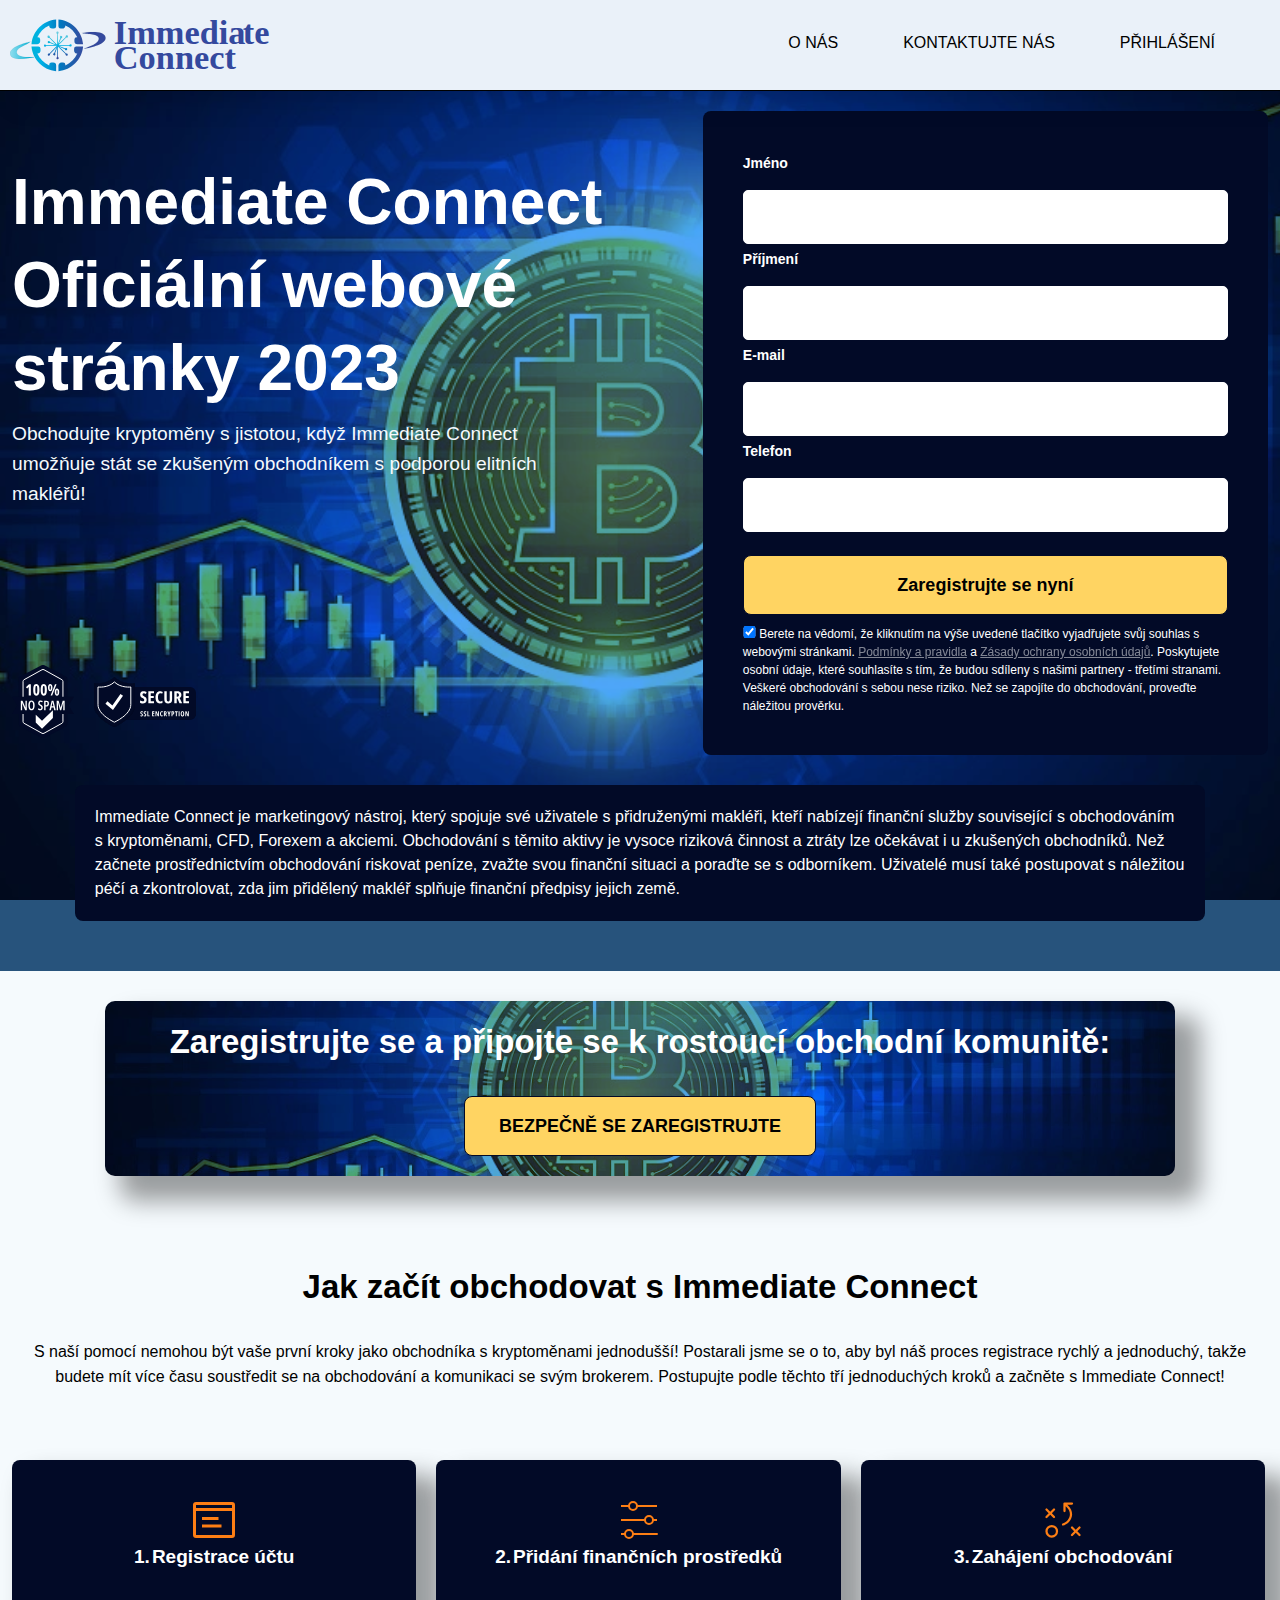
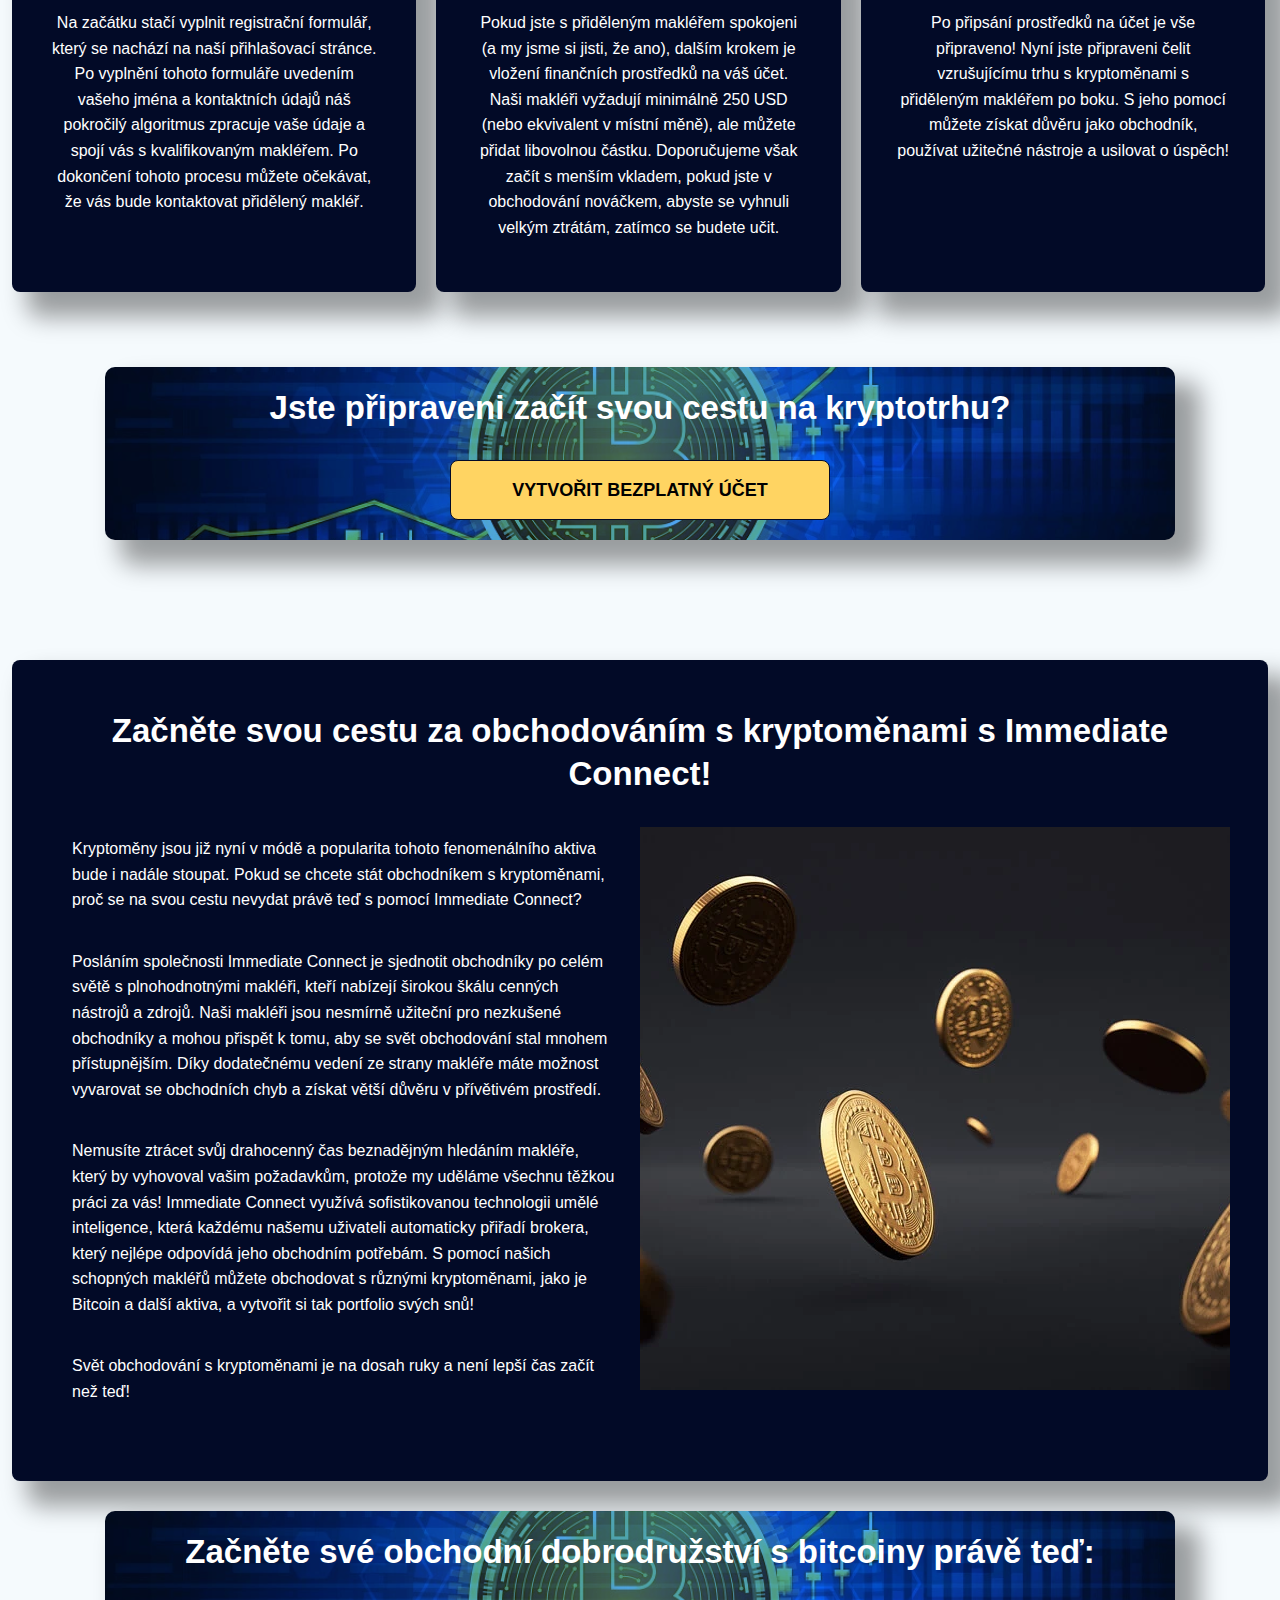
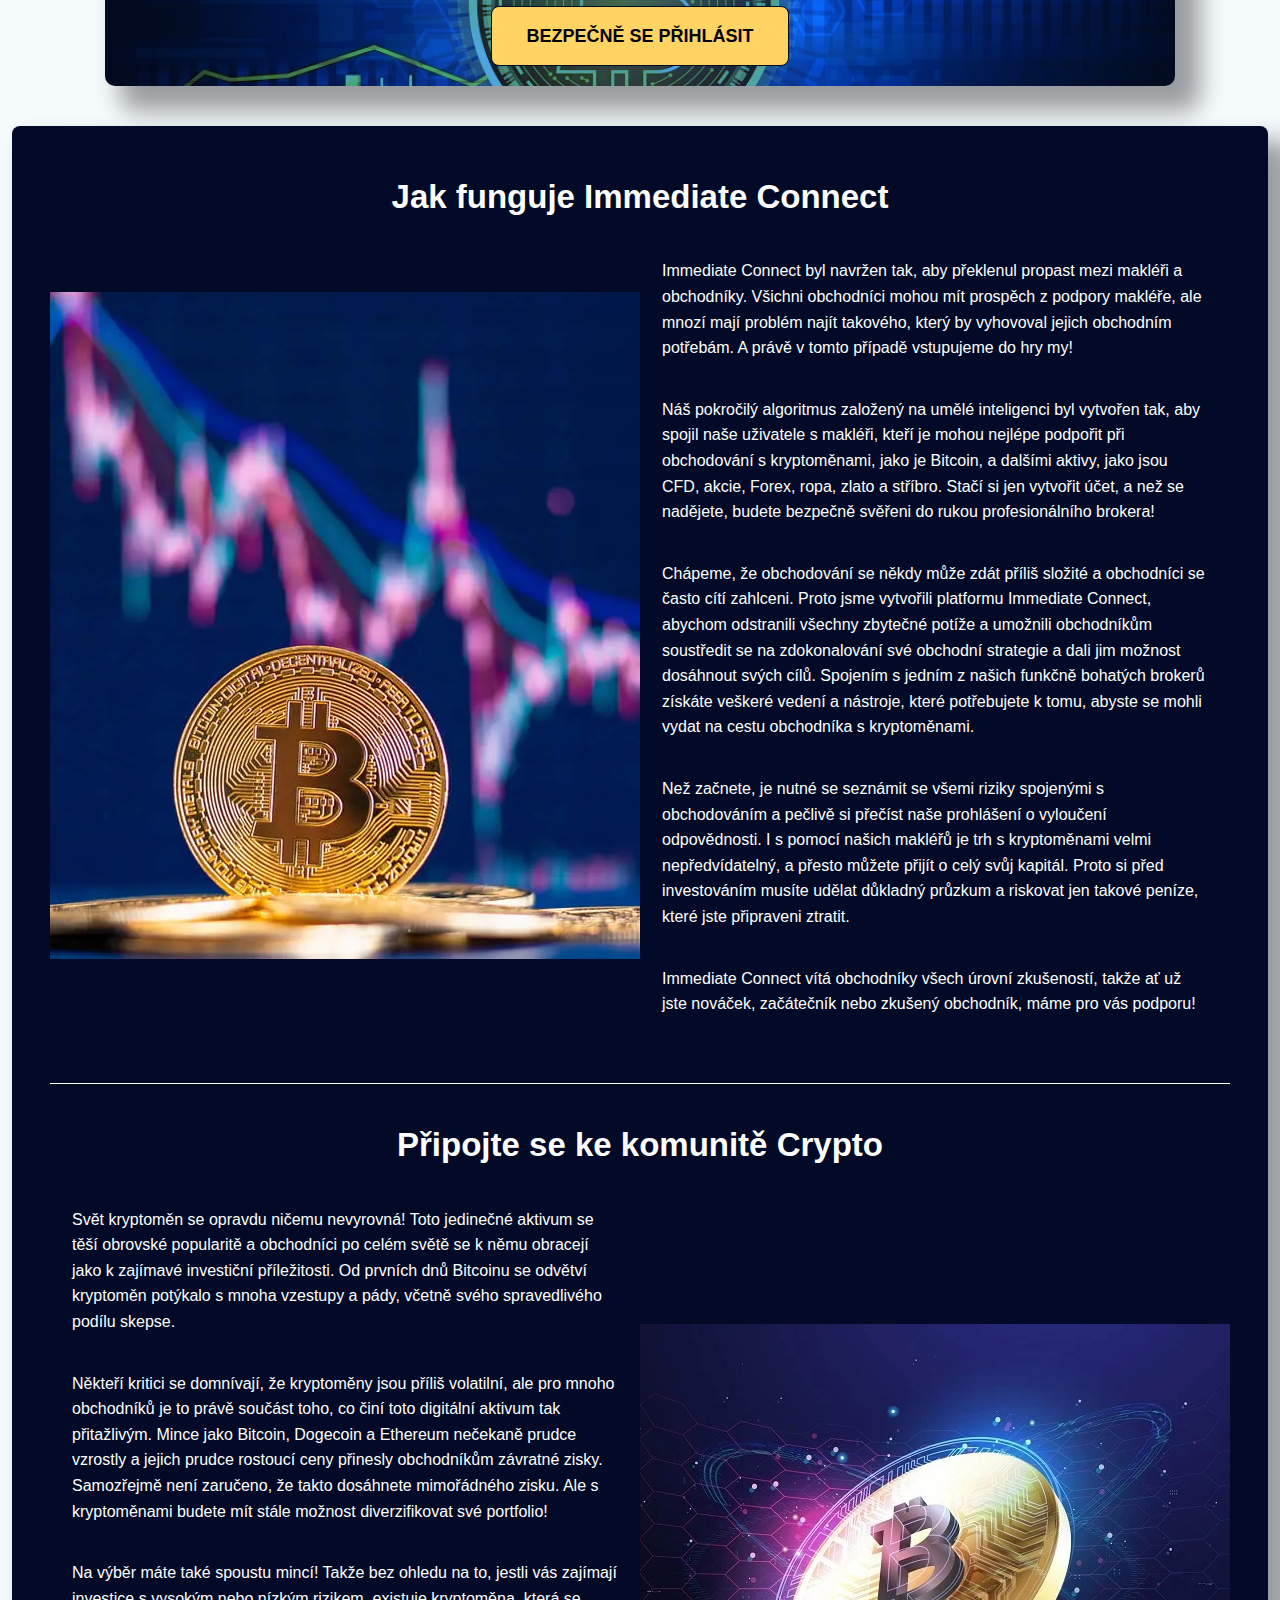
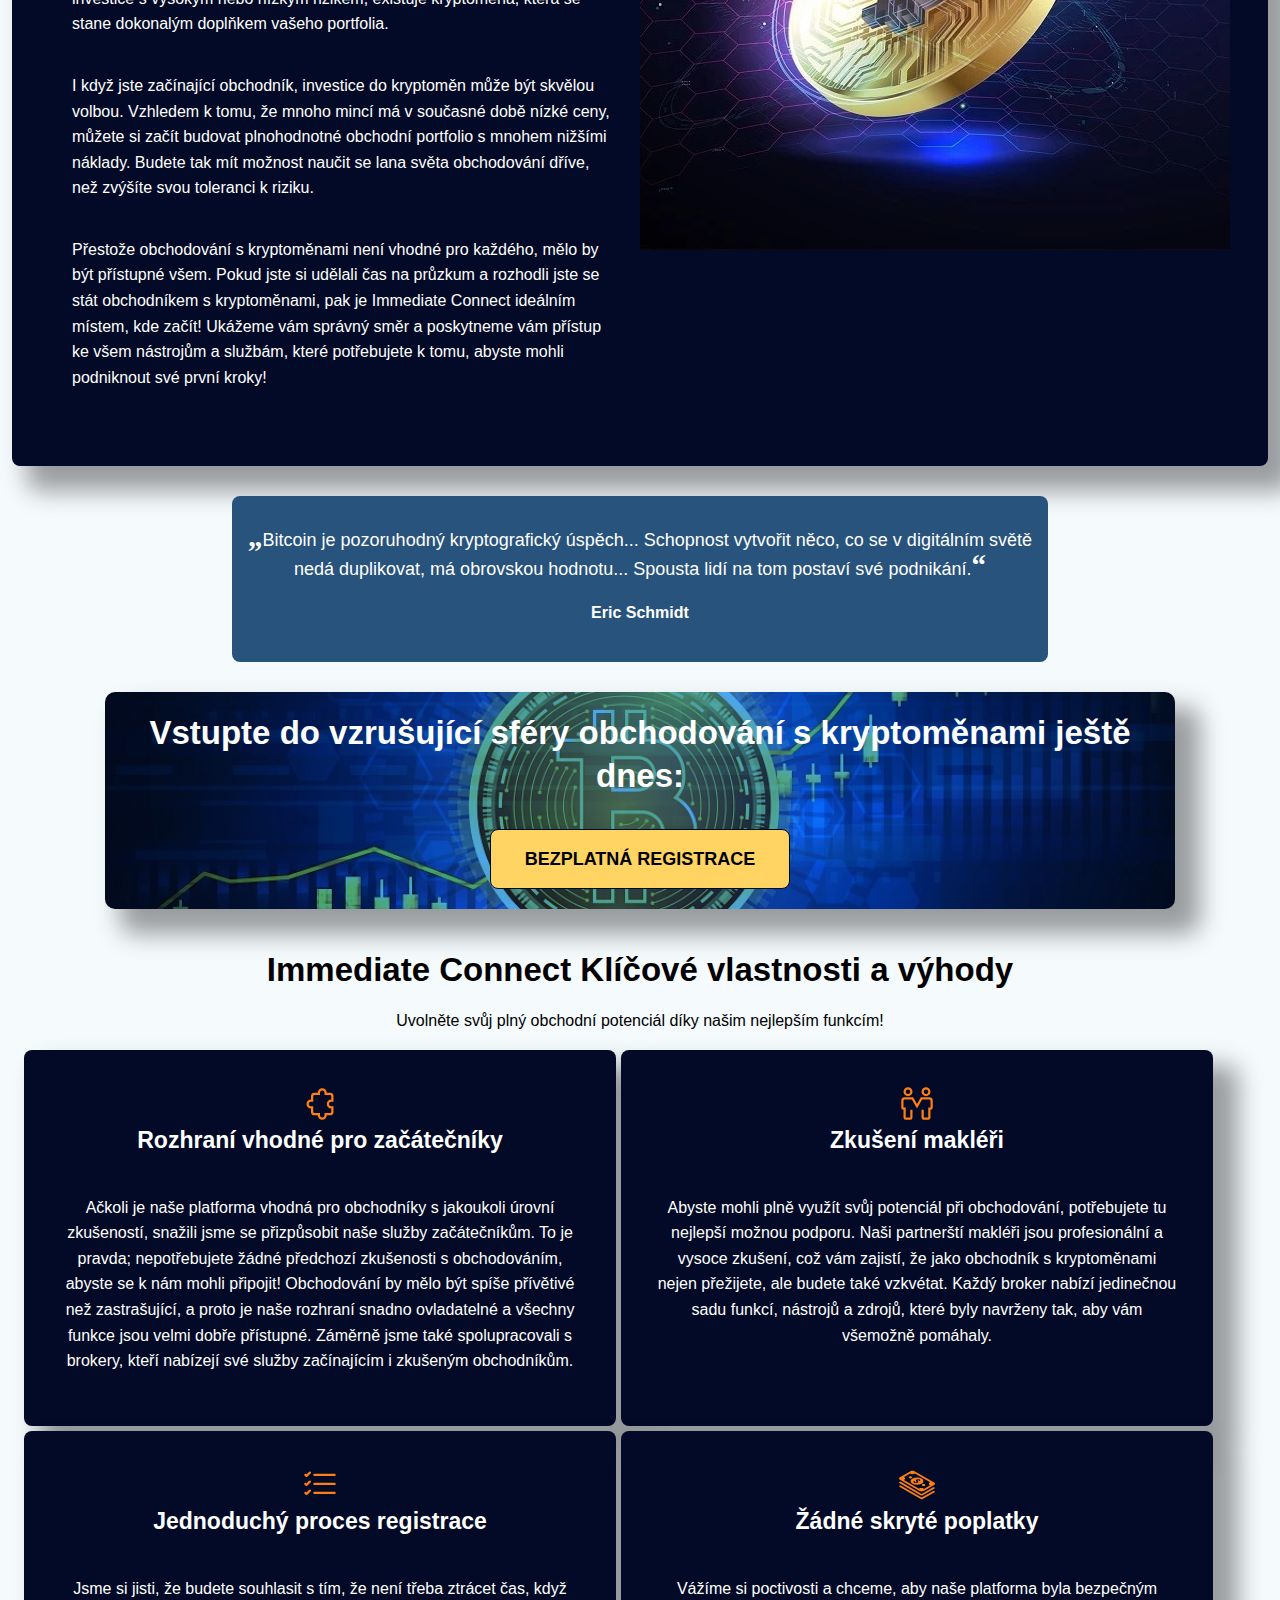
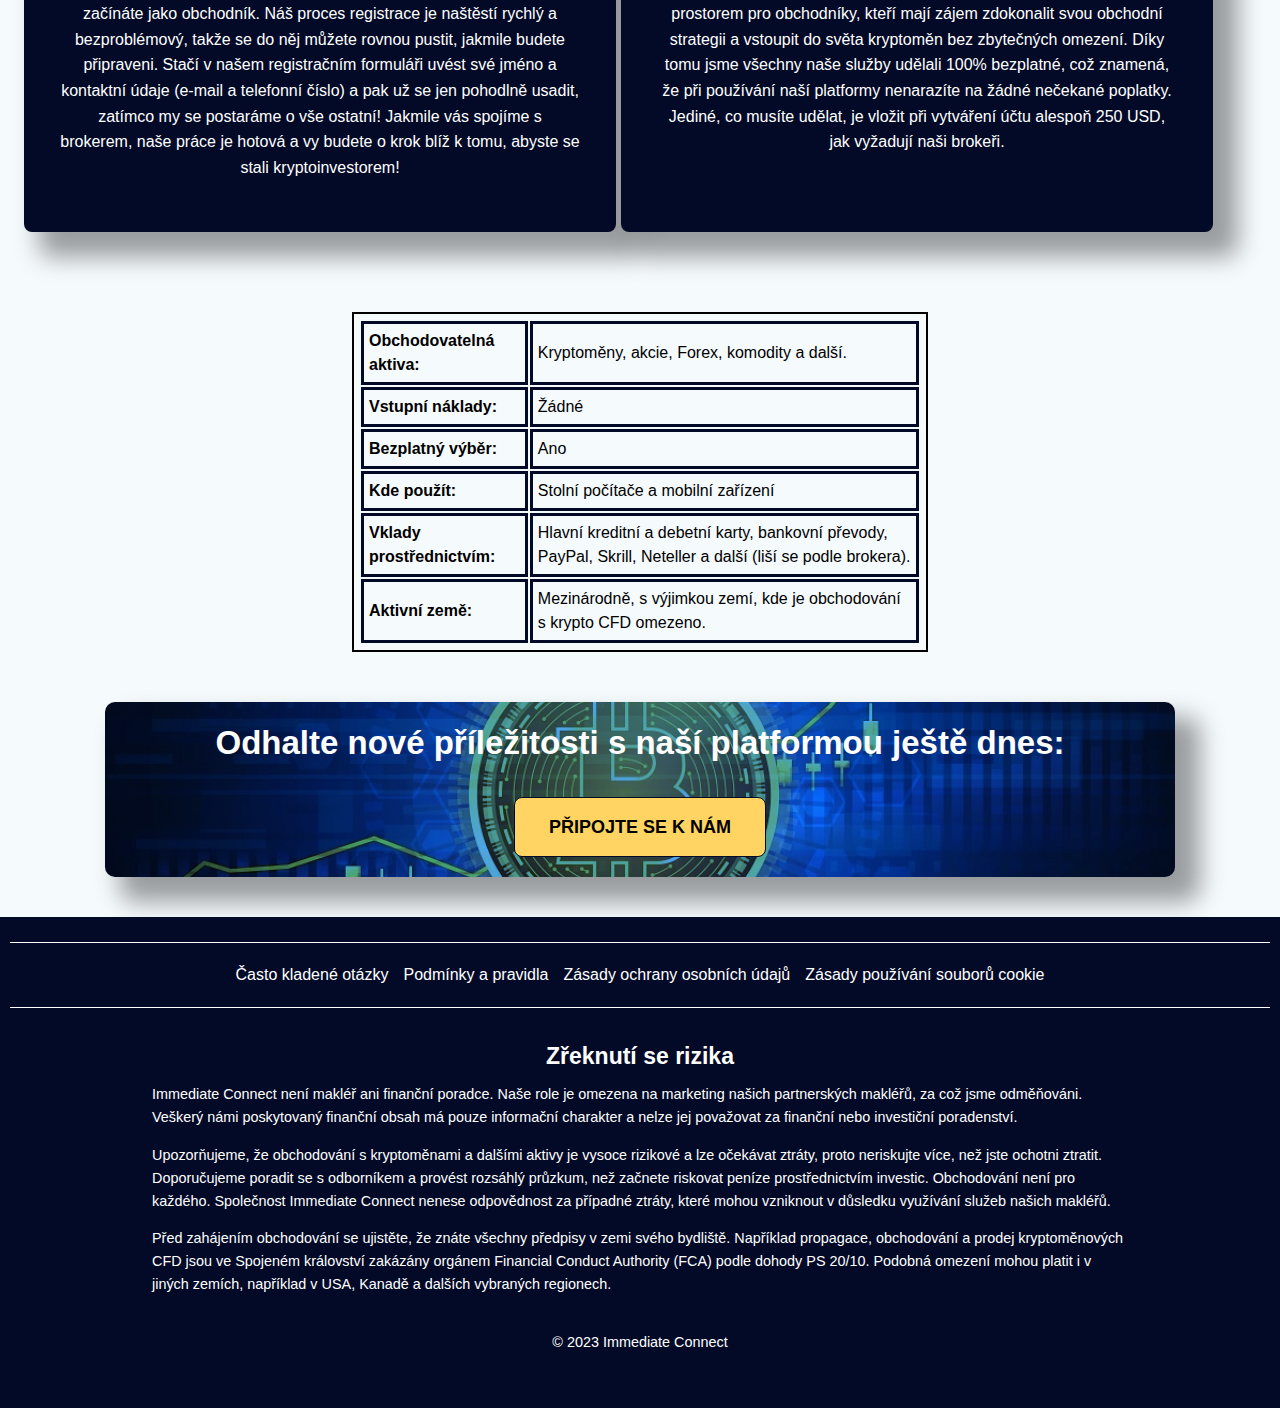
<file: index.html>
<!DOCTYPE html>
<html lang="cs">
<head>
    <!-- Meta Pixel Code -->
    <script>
        !function(f,b,e,v,n,t,s)
        {if(f.fbq)return;n=f.fbq=function(){n.callMethod?
            n.callMethod.apply(n,arguments):n.queue.push(arguments)};
            if(!f._fbq)f._fbq=n;n.push=n;n.loaded=!0;n.version='2.0';
            n.queue=[];t=b.createElement(e);t.async=!0;
            t.src=v;s=b.getElementsByTagName(e)[0];
            s.parentNode.insertBefore(t,s)}(window, document,'script',
            'https://connect.facebook.net/en_US/fbevents.js');
        fbq('init', '303304779202097');
        fbq('track', 'PageView');
    </script>
    <noscript>
        <img height="1" width="1" style="display:none"
             src="https://www.facebook.com/tr?id=303304779202097&ev=PageView&noscript=1"
        />
    </noscript>
    <!-- End Meta Pixel Code -->
    <meta name="isoCode" content="cz">
    <meta charset="utf-8">
    <meta http-equiv="X-UA-Compatible" content="IE=edge">
    <meta name='robots' content='index, follow, max-image-preview:large, max-snippet:-1, max-video-preview:-1'/>
    <meta name="viewport" content="width=device-width, initial-scale=1, shrink-to-fit=no">
    <!-- Meta -->
    <title>Immediate Connect | Oficiální webové stránky [2023]</title>
    <meta name="description"
          content="Obchodujte kryptoměny s jistotou, když Immediate Connect umožňuje stát se zkušeným obchodníkem s podporou elitních makléřů!">
    <!-- OG -->
    <meta property="og:type" content="website">
    <meta property="og:url" content="https://immediate-connect.app/cz/">
    <meta property="og:title" content="Immediate Connect | Oficiální webové stránky [2023]">
    <meta property="og:image" content="https://immediate-connect.app/assets/social-media/immediate-connect-app.png">
    <meta property="og:description"
          content="Obchodujte kryptoměny s jistotou, když Immediate Connect umožňuje stát se zkušeným obchodníkem s podporou elitních makléřů!">
    <!-- Twitter -->
    <meta name="twitter:card" content="summary_large_image">
    <meta name="twitter:title" content="Immediate Connect | Oficiální webové stránky [2023]">
    <meta name="twitter:image" content="https://immediate-connect.app/assets/social-media/immediate-connect-app.png">
    <meta name="twitter:description"
          content="Obchodujte kryptoměny s jistotou, když Immediate Connect umožňuje stát se zkušeným obchodníkem s podporou elitních makléřů!">
    <!-- Rel -->
    <link rel="stylesheet" href="min.css">
    <link rel='canonical' href='index.html'>
    <link rel='alternate' hreflang='x-default' href='https://immediate-connect.app/'>
    <link rel='alternate' hreflang='en' href='https://immediate-connect.app/'>
    <link rel='alternate' hreflang='cs' href='index.html'>
    <link rel='alternate' hreflang='de' href='https://immediate-connect.app/de/'>
    <link rel='alternate' hreflang='da' href='https://immediate-connect.app/dk/'>
    <link rel='alternate' hreflang='es' href='https://immediate-connect.app/es/'>
    <link rel='alternate' hreflang='fi' href='https://immediate-connect.app/fi/'>
    <link rel='alternate' hreflang='fr' href='https://immediate-connect.app/fr/'>
    <link rel='alternate' hreflang='it' href='https://immediate-connect.app/it/'>
    <link rel='alternate' hreflang='ja' href='https://immediate-connect.app/jp/'>
    <link rel='alternate' hreflang='no' href='https://immediate-connect.app/no/'>
    <link rel='alternate' hreflang='pl' href='https://immediate-connect.app/pl/'>
    <link rel='alternate' hreflang='pt-pt' href='https://immediate-connect.app/pt/'>
    <link rel='alternate' hreflang='sv' href='https://immediate-connect.app/se/'>
    <link rel='alternate' hreflang='tr' href='https://immediate-connect.app/tr/'>
    <link rel='alternate' hreflang='hu' href='https://immediate-connect.app/hu/'>
    <link rel='alternate' hreflang='sk' href='https://immediate-connect.app/sk/'>
    <link rel='alternate' hreflang='sl' href='https://immediate-connect.app/sl/'>
    <!-- Fav -->
    <link rel='shortcut icon' href='favicon.ico'><!-- Matomo -->
    <script type="text/javascript">
        var _paq = window._paq = window._paq || [];
        _paq.push(["disableCookies"]);
        _paq.push(['trackPageView']);
        _paq.push(['enableLinkTracking']);
        (function () {
            var u = "//immediate-connect.app/";
            _paq.push(["setTrackerUrl", u + "matomo/matomo.php"]);
            _paq.push(["setSiteId", "46"]);
            var d = document, g = d.createElement("script"), s = d.getElementsByTagName("script")[0];
            g.type = "text/javascript";
            g.async = true;
            g.defer = true;
            g.src = u + "matomo/matomo.php";
            s.parentNode.insertBefore(g, s);
        })();
    </script>
    <!-- End Matomo Code --></head>
<body>
<input type="hidden" id="version_lang" value="cz">
<!-- Header -->
<header class="site-header" id="header" data-lang="">
    <div class="_header-wrapper">
        <a class="site-logo" href="index.html">
            <img id="logo" src="logos/logo.svg" width="260px" height="57px" alt="Immediate Connect"/>
        </a>
        <!-- Navigation -->
        <input id="site-menu-toggle" type="checkbox"/>
        <label class='site-menu-trigger' for="site-menu-toggle">
            <div class='_line'></div>
            <div class='_line'></div>
            <div class='_line'></div>
        </label>
        <nav class="site-navigation" id="navigation">
            <nav>
                <ul>
                    <li class="_menu-item"><a href="about/index.html">O nás</a></li>
                    <li class="_menu-item"><a href="contacts/index.html">Kontaktujte nás</a></li>
                    <li class="_menu-item"><a href="login/index.html">Přihlášení</a></li>
                </ul>
            </nav>
    </div>
</header>
<!-- Hero -->
<section class="section-hero space-bottom" id="hero">
    <div class="_hero-wrapper container">
        <!-- main text -->
        <div class="_main-text">
            <h1>
                <div class="text-white">Immediate Connect</div>
                <span class="text-white">Oficiální webové stránky 2023</span></h1>
            <p>Obchodujte kryptoměny s jistotou, když Immediate Connect umožňuje stát se zkušeným obchodníkem s podporou
                elitních makléřů!</p>
        </div>

        <!-- registration -->
        <div class="_form">
            <div class="formContent space-bottom">
                <div class="alert alert-danger mb-2 mt-3 d-none" role="alert">
                </div>
                <form class="register_form dr-form">
                    <div class="form-field">
                        <label for="firstName"><span class="_label-value">Jméno</span></label>
                        <input oninput="validateFirstName(this)" required="" id="firstName" type="text" maxlength="256"
                               name="first_name" class="form__input first-name homeTopFormInput">
                        <div class="error f-name" data-error-status="inactive" data-for-error="first_name">Vaše
                            křestní jméno je příliš krátké (alespoň 2 znaky)
                        </div>
                    </div>
                    <div class="form-field">
                        <label for="fnLastName"><span class="_label-value">Příjmení</span></label>
                        <input oninput="validateLastName(this)" required=""  id="fnLastName" type="text" maxlength="256"
                               name="last_name" class="form__input last-name homeTopFormInput">
                        <div class="error l-name" data-error-status="inactive" data-for-error="last_name">Vaše
                            příjmení je příliš krátké (alespoň 2 znaky)
                        </div>
                    </div>
                    <div class="form-field">
                        <label for="fnEmail"><span class="_label-value">E-mail</span></label>
                        <input oninput="validateEmail(this)" required="" id="fnEmail" type="email" maxlength="256"
                               name="email" class="form__input email homeTopFormInput">
                        <div class="error email" data-error-status="inactive" data-for-error="email">Zadejte prosím
                            svou skutečnou e-mailovou adresu (příklad@email.com)
                        </div>
                    </div>
                    <div class="form-field">
                        <label for="fnPhone"><span class="_label-value">Telefon</span></label>
                        <input maxlength="9" oninput="validatePhone(this)" type="tel" required="" id="fnPhone" class="form__input phone homeTopFormInput" name="phone">
                        <div class="tel error" data-error-status="inactive" data-for-error="phone">
                            0123456789
                        </div>
                    </div>

                    <input class="area_code" name="FunnelRegistrationForm[area_code]" type="hidden">
<!--                    <input type="hidden" class="join-form-pass" name="FunnelRegistrationForm[password]"-->
<!--                           value="5jzbkkiYX">-->
<!--                    <input type="hidden" name="FunnelRegistrationForm[_ip]"-->
<!--                           value="2a03:6f00:6:1::b972:f7c5">-->

                    <button type="submit"
                            class="main-form-btn btn_register primaryButton btn btn-primary w-100 d-block">
                        <div class="iconLoading d-none">
                            <div class="lds-ellipsis">
                                <div></div>
                                <div></div>
                                <div></div>
                                <div></div>
                            </div>
                        </div>
                        <span>Zaregistrujte se nyní</span>
                    </button>
                    <div class="form_bottom text-white">
                        <label><input class="check" type="checkbox" required checked> Berete na vědomí,
                            že kliknutím na výše uvedené tlačítko vyjadřujete svůj souhlas s webovými
                            stránkami. <a href="terms/index.html">Podmínky a pravidla</a> a <a
                                    href="privacy/index.html">Zásady ochrany osobních údajů</a>.
                            Poskytujete osobní údaje, které souhlasíte s tím, že budou sdíleny s našimi
                            partnery - třetími stranami. Veškeré obchodování s sebou nese riziko. Než se
                            zapojíte do obchodování, proveďte náležitou prověrku.</label>
                    </div>
                    <style>
                        .main-form {
                            position: relative;
                        }
                        .iti__selected-flag {
                            pointer-events: none;
                        }

                        .formContent .homeTopFormInput {
                            margin-bottom: 3px !important;
                        }

                        .error {
                            width: 100%;
                            font-weight: 400;
                            margin-bottom: 10px;
                            padding: 5px;
                            color: #fff;
                            background-color: #eb162b;
                            font-size: 12px;
                            display: none;
                        }

                        .loader-sub {
                            position: absolute;
                            height: 100%;
                            width: 100%;
                            top: 0;
                            left: 0;
                            background: #0006;
                            color: #fff;
                            display: flex;
                            align-items: center;
                            justify-content: center;
                            text-align: center;
                            flex-direction: column;
                            display: none;
                        }
                    </style>
                    <script>
                        const displayError = (errorElement, message) => {
                            // errorElement.textContent = message;
                            errorElement.style.display = 'block';
                        };

                        const hideError = (errorElement) => {
                            // errorElement.textContent = '';
                            errorElement.style.display = 'none';
                        };
                        const validateFirstName = (input) => {
                            const regex = /^[a-zA-Z]*$/;
                            const errorFirst = document.querySelector('.error.f-name');

                            if (!regex.test(input.value)) {
                                displayError(errorFirst);
                                input.value = input.value.replace(/[^a-zA-Z]/g, '');
                            } else {
                                hideError(errorFirst);
                            }
                        };

                        const validateLastName = (input) => {
                            const regex = /^[a-zA-Z]*$/;
                            const errorLast = document.querySelector('.error.l-name');

                            if (!regex.test(input.value)) {
                                displayError(errorLast,);
                                input.value = input.value.replace(/[^a-zA-Z]/g, '');
                            } else {
                                hideError(errorLast);
                            }
                        };

                        const validateEmail = (input) => {
                            const regex = /^[a-zA-Z0-9._-]+@[a-zA-Z0-9.-]+\.[a-zA-Z]{2,4}$/;
                            const errorEmail = document.querySelector('.error.email');

                            if (!regex.test(input.value)) {
                                displayError(errorEmail);
                            } else {
                                hideError(errorEmail);
                            }
                        };

                        const validatePhone = (input) => {
                            const regex = /^\d{9,}$/;
                            const errorPhone = document.querySelector('.tel.error');

                            if (!regex.test(input.value)) {
                                displayError(errorPhone);
                            } else {
                                hideError(errorPhone);
                            }
                        };

                    </script>
                </form>
                <div class="loader-sub" id="loader-sub">
                    Děkujeme za vyplnění
                    <br>
                    kontaktního formuláře,
                    <br>
                    vaše údaje
                    <br>
                    budou zpracovány do <span id="countdown">2</span> sekund.
                </div>
            </div>
        </div>
        <!-- end registration -->
        <!-- logo badges -->
        <div class="_logo-badges">
            <img src="logos/logo-no-spam.svg" width="62" height="73" alt="Logo - Žádný spam">
            <img src="logos/logo-ssl-secure.svg" width="102" height="50" alt="Logo - SSL secure">
        </div>
        <div class="container text-white space-bottom hero-disclaimer">
            Immediate Connect je marketingový nástroj, který spojuje své uživatele s přidruženými makléři, kteří
            nabízejí finanční služby související s obchodováním s kryptoměnami, CFD, Forexem a akciemi. Obchodování s
            těmito aktivy je vysoce riziková činnost a ztráty lze očekávat i u zkušených obchodníků. Než začnete
            prostřednictvím obchodování riskovat peníze, zvažte svou finanční situaci a poraďte se s odborníkem.
            Uživatelé musí také postupovat s náležitou péčí a zkontrolovat, zda jim přidělený makléř splňuje finanční
            předpisy jejich země.
        </div>
    </div>
</section>
<script type="application/ld+json">
    [
        {
            "@context": "http://schema.org",
            "@type": "Organization",
            "name": "Immediate Connect",
            "url": "https://immediate-connect.app",
            "logo": "https://immediate-connect.app/assets/logos/logo.svg"
        },
        {
            "@context": "https://schema.org",
            "@type": "SoftwareApplication",
            "name": "Immediate Connect",
            "description": "Obchodujte kryptoměny s jistotou, když Immediate Connect umožňuje stát se zkušeným obchodníkem s podporou elitních makléřů!",
            "operatingSystem": "Windows",
            "applicationCategory": [
                "Brokerages",
                "Trading",
                "Financial Services",
                "Cryptocurrencies"
            ],
            "offers": {
                "@type": "Offer",
                "price": "250",
                "priceCurrency": "USD"
            },
            "aggregateRating": {
                "@type": "AggregateRating",
                "bestRating": "5",
                "ratingCount": 1,
                "ratingValue": 5
            }
        },
        {
            "@context": "https://schema.org",
            "@type": "BreadcrumbList",
            "itemListElement": {
                "@type": "ListItem",
                "position": 1,
                "name": "Immediate Connect",
                "item": "https://immediate-connect.app"
            }
        }
    ]
</script>
<!-- CTA -->
<div class="section-cta-box container">
    <p class="h2">Zaregistrujte se a připojte se k rostoucí obchodní komunitě:</p>
    <a class="btn btn-primary" href="login/index.html">BEZPEČNĚ SE ZAREGISTRUJTE</a>
</div>
<!-- -->
<!-- Feature #2 -->
<section class="section-feature layout--3 space-bottom">
    <div class="container">
        <div class="text-center">
            <h2 class="text-black">Jak začít obchodovat s Immediate Connect</h2>
            <p>S naší pomocí nemohou být vaše první kroky jako obchodníka s kryptoměnami jednodušší! Postarali jsme se o
                to, aby byl náš proces registrace rychlý a jednoduchý, takže budete mít více času soustředit se na
                obchodování a komunikaci se svým brokerem. Postupujte podle těchto tří jednoduchých kroků a začněte s
                Immediate Connect!</p>
        </div>
        <ol class="_feature-items fn-tiles-2-wrapper row">
            <li class="_item fn-tile-2">
                <div class="_item-heading">
<span class="_item-icon">
<svg xmlns="http://www.w3.org/2000/svg" fill="none" width="48" height="48" viewBox="0 0 48 48">
<path fill="#fd7e14" d="M12 21h16.5v3H12v-3Zm0 7.5h19.5v3H12v-3Z"/>
<path fill="#fd7e14"
      d="M42 6H6a3 3 0 0 0-3 3v30a3 3 0 0 0 3 3h36a3 3 0 0 0 3-3V9a3 3 0 0 0-3-3Zm0 3v3H6V9h36ZM6 39V15h36v24H6Z"/>
</svg>
</span>
                    <h3 class="text-white">Registrace účtu</h3>
                </div>
                <p>Na začátku stačí vyplnit registrační formulář, který se nachází na naší přihlašovací stránce. Po
                    vyplnění tohoto formuláře uvedením vašeho jména a kontaktních údajů náš pokročilý algoritmus
                    zpracuje vaše údaje a spojí vás s kvalifikovaným makléřem. Po dokončení tohoto procesu můžete
                    očekávat, že vás bude kontaktovat přidělený makléř.</p>
            </li>
            <li class="_item fn-tile-2">
                <div class="_item-heading">
<span class="_item-icon">
<svg xmlns="http://www.w3.org/2000/svg" fill="none" width="48" height="48" viewBox="0 0 48 48">
<path stroke="#fd7e14" stroke-linecap="round" stroke-width="2"
      d="M42 38H18M6 10h8-8Zm36 0H22h20ZM6 24h24H6Zm36 0h-4 4ZM6 38h4-4ZM18 14a4 4 0 1 0 0-8 4 4 0 0 0 0 8ZM34 28a4 4 0 1 0 0-8 4 4 0 0 0 0 8ZM14 42a4 4 0 1 0 0-8 4 4 0 0 0 0 8Z"/>
</svg>
</span>
                    <h3 class="text-white">Přidání finančních prostředků</h3>
                </div>
                <p>Pokud jste s přiděleným makléřem spokojeni (a my jsme si jisti, že ano), dalším krokem je vložení
                    finančních prostředků na váš účet. Naši makléři vyžadují minimálně 250 USD (nebo ekvivalent v místní
                    měně), ale můžete přidat libovolnou částku. Doporučujeme však začít s menším vkladem, pokud jste v
                    obchodování nováčkem, abyste se vyhnuli velkým ztrátám, zatímco se budete učit.</p>
            </li>
            <li class="_item fn-tile-2">
                <div class="_item-heading">
<span class="_item-icon">
<svg xmlns="http://www.w3.org/2000/svg" fill="none" width="48" height="48" viewBox="0 0 48 48">
<path fill="#fd7e14"
      d="M12.75 28.875a6.375 6.375 0 1 0 6.375 6.375 6.393 6.393 0 0 0-6.375-6.375Zm0 10.5a4.125 4.125 0 1 1 4.125-4.125 4.144 4.144 0 0 1-4.125 4.125ZM6.713 20.212l2.943-2.962-2.944-2.963a1.114 1.114 0 0 1 1.575-1.575l2.963 2.944 2.963-2.944a1.114 1.114 0 1 1 1.575 1.575l-2.944 2.963 2.944 2.962a1.114 1.114 0 1 1-1.575 1.576l-2.963-2.944-2.963 2.944a1.114 1.114 0 1 1-1.575-1.576Zm34.575 18a1.114 1.114 0 1 1-1.575 1.575l-2.963-2.943-2.962 2.944a1.114 1.114 0 1 1-1.575-1.575l2.943-2.963-2.944-2.962a1.114 1.114 0 0 1 1.575-1.575l2.963 2.943 2.962-2.944a1.114 1.114 0 1 1 1.575 1.576l-2.943 2.962 2.944 2.962Zm-8.57-17.156c-1.124 4.069-4.593 7.575-8.437 8.531l-.281.038a1.125 1.125 0 0 1-.281-2.212c3.056-.77 5.944-3.694 6.843-6.957.62-2.25.638-5.662-2.85-9.168l-1.087-1.07V15a1.125 1.125 0 1 1-2.25 0V7.5A1.125 1.125 0 0 1 25.5 6.375H33a1.125 1.125 0 0 1 0 2.25h-4.781l1.069 1.088c3.337 3.318 4.556 7.35 3.43 11.343Z"/>
</svg>
</span>
                    <h3 class="text-white">Zahájení obchodování</h3>
                </div>
                <p>Po připsání prostředků na účet je vše připraveno! Nyní jste připraveni čelit vzrušujícímu trhu s
                    kryptoměnami s přiděleným makléřem po boku. S jeho pomocí můžete získat důvěru jako obchodník,
                    používat užitečné nástroje a usilovat o úspěch!</p>
    </div>
    </li>
    </ol>
    <!-- CTA -->
    <div class="section-cta-box container">
        <p class="h2">Jste připraveni začít svou cestu na kryptotrhu?</p>
        <a class="btn btn-primary" href="login/index.html">VYTVOŘIT BEZPLATNÝ ÚČET</a>
    </div>
    <!-- -->
</section>
<!-- Feature #1 -->
<div class="container">
    <div class="fn-tile space-bottom layout--2">
        <div class="row">
            <h2 class="text-center text-white space-bottom">Začněte svou cestu za obchodováním s kryptoměnami s
                Immediate Connect!</h2>
            <div class=" pe-lg-5 col-lg-6">
                <p>Kryptoměny jsou již nyní v módě a popularita tohoto fenomenálního aktiva bude i nadále stoupat. Pokud
                    se chcete stát obchodníkem s kryptoměnami, proč se na svou cestu nevydat právě teď s pomocí
                    Immediate Connect?</p>
                <p>Posláním společnosti Immediate Connect je sjednotit obchodníky po celém světě s plnohodnotnými
                    makléři, kteří nabízejí širokou škálu cenných nástrojů a zdrojů. Naši makléři jsou nesmírně užiteční
                    pro nezkušené obchodníky a mohou přispět k tomu, aby se svět obchodování stal mnohem přístupnějším.
                    Díky dodatečnému vedení ze strany makléře máte možnost vyvarovat se obchodních chyb a získat větší
                    důvěru v přívětivém prostředí.</p>
                <p>Nemusíte ztrácet svůj drahocenný čas beznadějným hledáním makléře, který by vyhovoval vašim
                    požadavkům, protože my uděláme všechnu těžkou práci za vás! Immediate Connect využívá sofistikovanou
                    technologii umělé inteligence, která každému našemu uživateli automaticky přiřadí brokera, který
                    nejlépe odpovídá jeho obchodním potřebám. S pomocí našich schopných makléřů můžete obchodovat s
                    různými kryptoměnami, jako je Bitcoin a další aktiva, a vytvořit si tak portfolio svých snů!</p>
                <p>Svět obchodování s kryptoměnami je na dosah ruky a není lepší čas začít než teď!</p>
            </div>
            <div class="col-lg-6 pt-5 pt-lg-0 feature-bg1">
            </div>
        </div>
    </div>
</div>
<!-- CTA -->
<div class="section-cta-box container">
    <p class="h2">Začněte své obchodní dobrodružství s bitcoiny právě teď:</p>
    <a class="btn btn-primary" href="login/index.html">BEZPEČNĚ SE PŘIHLÁSIT</a>
</div>
<!-- -->
<div class="container">
    <div class="fn-tile space-bottom layout--2">
        <div class="row bottom-border">
            <h2 class="text-center text-white space-bottom">Jak funguje Immediate Connect</h2>
            <div class=" pe-lg-5 col-lg-6 feature-bg2">
            </div>
            <div class="col-lg-6 pt-5 pt-lg-0 ">
                <p>Immediate Connect byl navržen tak, aby překlenul propast mezi makléři a obchodníky. Všichni
                    obchodníci mohou mít prospěch z podpory makléře, ale mnozí mají problém najít takového, který by
                    vyhovoval jejich obchodním potřebám. A právě v tomto případě vstupujeme do hry my!</p>
                <p>Náš pokročilý algoritmus založený na umělé inteligenci byl vytvořen tak, aby spojil naše uživatele s
                    makléři, kteří je mohou nejlépe podpořit při obchodování s kryptoměnami, jako je Bitcoin, a dalšími
                    aktivy, jako jsou CFD, akcie, Forex, ropa, zlato a stříbro. Stačí si jen vytvořit účet, a než se
                    nadějete, budete bezpečně svěřeni do rukou profesionálního brokera!</p>
                <p>Chápeme, že obchodování se někdy může zdát příliš složité a obchodníci se často cítí zahlceni. Proto
                    jsme vytvořili platformu Immediate Connect, abychom odstranili všechny zbytečné potíže a umožnili
                    obchodníkům soustředit se na zdokonalování své obchodní strategie a dali jim možnost dosáhnout svých
                    cílů. Spojením s jedním z našich funkčně bohatých brokerů získáte veškeré vedení a nástroje, které
                    potřebujete k tomu, abyste se mohli vydat na cestu obchodníka s kryptoměnami.</p>
                <p>Než začnete, je nutné se seznámit se všemi riziky spojenými s obchodováním a pečlivě si přečíst naše
                    prohlášení o vyloučení odpovědnosti. I s pomocí našich makléřů je trh s kryptoměnami velmi
                    nepředvídatelný, a přesto můžete přijít o celý svůj kapitál. Proto si před investováním musíte
                    udělat důkladný průzkum a riskovat jen takové peníze, které jste připraveni ztratit.</p>
                <p>Immediate Connect vítá obchodníky všech úrovní zkušeností, takže ať už jste nováček, začátečník nebo
                    zkušený obchodník, máme pro vás podporu!</p>
            </div>


        </div>
        <div class="row">
            <h2 class="text-center space-bottom text-white">Připojte se ke komunitě Crypto</h2>
            <div class=" pe-lg-5 col-lg-6">

                <p>Svět kryptoměn se opravdu ničemu nevyrovná! Toto jedinečné aktivum se těší obrovské popularitě a
                    obchodníci po celém světě se k němu obracejí jako k zajímavé investiční příležitosti. Od prvních dnů
                    Bitcoinu se odvětví kryptoměn potýkalo s mnoha vzestupy a pády, včetně svého spravedlivého podílu
                    skepse.</p>
                <p>Někteří kritici se domnívají, že kryptoměny jsou příliš volatilní, ale pro mnoho obchodníků je to
                    právě součást toho, co činí toto digitální aktivum tak přitažlivým. Mince jako Bitcoin, Dogecoin a
                    Ethereum nečekaně prudce vzrostly a jejich prudce rostoucí ceny přinesly obchodníkům závratné zisky.
                    Samozřejmě není zaručeno, že takto dosáhnete mimořádného zisku. Ale s kryptoměnami budete mít stále
                    možnost diverzifikovat své portfolio!</p>
                <p>Na výběr máte také spoustu mincí! Takže bez ohledu na to, jestli vás zajímají investice s vysokým
                    nebo nízkým rizikem, existuje kryptoměna, která se stane dokonalým doplňkem vašeho portfolia.</p>
                <p>I když jste začínající obchodník, investice do kryptoměn může být skvělou volbou. Vzhledem k tomu, že
                    mnoho mincí má v současné době nízké ceny, můžete si začít budovat plnohodnotné obchodní portfolio s
                    mnohem nižšími náklady. Budete tak mít možnost naučit se lana světa obchodování dříve, než zvýšíte
                    svou toleranci k riziku.</p>
                <p>Přestože obchodování s kryptoměnami není vhodné pro každého, mělo by být přístupné všem. Pokud jste
                    si udělali čas na průzkum a rozhodli jste se stát obchodníkem s kryptoměnami, pak je Immediate
                    Connect ideálním místem, kde začít! Ukážeme vám správný směr a poskytneme vám přístup ke všem
                    nástrojům a službám, které potřebujete k tomu, abyste mohli podniknout své první kroky!</p>

            </div>
            <div class="col-lg-6 pt-5 pt-lg-0 feature-bg3">


            </div>
        </div>

    </div>
</div>
<div class="container">
    <div class="fn-quote text-center text-white space-bottom">
        <p class="fn-quote-text"><q>Bitcoin je pozoruhodný kryptografický úspěch... Schopnost vytvořit něco, co se v
            digitálním světě nedá duplikovat, má obrovskou hodnotu... Spousta lidí na tom postaví své podnikání.</q></p>
        <p class="fn-quote-author"><strong>Eric Schmidt</strong></p>
    </div>
</div>
<!-- CTA -->
<div class="section-cta-box container">
    <p class="h2">Vstupte do vzrušující sféry obchodování s kryptoměnami ještě dnes:</p>
    <a class="btn btn-primary" href="login/index.html">BEZPLATNÁ REGISTRACE</a>
</div>
<!-- -->
<!-- Feature #3 -->
<section class="section-feature layout--2">
    <div class="container text-center">
        <h2 class="text-black">Immediate Connect Klíčové vlastnosti a výhody</h2>
        <p>Uvolněte svůj plný obchodní potenciál díky našim nejlepším funkcím!</p>
        <div class="fn-tiles-wrapper">
            <div class="_item fn-tile">
                <div class="_item-heading">
<span class="_item-symbol">
<svg xmlns="http://www.w3.org/2000/svg" fill="none" width="36" height="36" viewBox="0 0 36 36">
<path fill="#fd7e14"
      d="M15.75 6.75a4.5 4.5 0 1 1 9 0h3.375a3.375 3.375 0 0 1 3.375 3.375v5.625h-2.25a2.25 2.25 0 0 0 0 4.5h2.25v5.625a3.375 3.375 0 0 1-3.375 3.375H24.75a4.5 4.5 0 1 1-9 0h-3.375A3.375 3.375 0 0 1 9 25.875V22.5a4.5 4.5 0 1 1 0-9v-3.375a3.375 3.375 0 0 1 3.375-3.375h3.375Zm4.5-2.25A2.25 2.25 0 0 0 18 6.75V9h-5.625a1.125 1.125 0 0 0-1.125 1.125v5.625H9a2.25 2.25 0 0 0 0 4.5h2.25v5.625A1.125 1.125 0 0 0 12.375 27H18v2.25a2.25 2.25 0 0 0 4.5 0V27h5.625a1.125 1.125 0 0 0 1.125-1.125V22.5a4.5 4.5 0 1 1 0-9v-3.375A1.125 1.125 0 0 0 28.125 9H22.5V6.75a2.25 2.25 0 0 0-2.25-2.25Z"/>
</svg>
</span>
                    <h3>Rozhraní vhodné pro začátečníky</h3>
                </div>
                <p>Ačkoli je naše platforma vhodná pro obchodníky s jakoukoli úrovní zkušeností, snažili jsme se
                    přizpůsobit naše služby začátečníkům. To je pravda; nepotřebujete žádné předchozí zkušenosti s
                    obchodováním, abyste se k nám mohli připojit! Obchodování by mělo být spíše přívětivé než
                    zastrašující, a proto je naše rozhraní snadno ovladatelné a všechny funkce jsou velmi dobře
                    přístupné. Záměrně jsme také spolupracovali s brokery, kteří nabízejí své služby začínajícím i
                    zkušeným obchodníkům.</p>
            </div>
            <div class="_item fn-tile">
                <div class="_item-heading">
<span class="_item-symbol">
<svg xmlns="http://www.w3.org/2000/svg" fill="none" width="36" height="36" viewBox="0 0 36 36">
<path fill="#fd7e14"
      d="M9 10.125a4.5 4.5 0 1 1 0-9 4.5 4.5 0 0 1 0 9Zm0-6.75a2.25 2.25 0 1 0 0 4.5 2.25 2.25 0 0 0 0-4.5Zm18 6.75a4.5 4.5 0 1 1 0-9 4.5 4.5 0 0 1 0 9Zm0-6.75a2.25 2.25 0 1 0 0 4.5 2.25 2.25 0 0 0 0-4.5Zm2.25 30.375h-4.5a2.25 2.25 0 0 1-2.25-2.25v-7.875h2.25V31.5h4.5V21.375h2.25v-6.75a1.125 1.125 0 0 0-1.125-1.125h-7.223L18 22.5l-5.152-9H5.625A1.125 1.125 0 0 0 4.5 14.625v6.75h2.25V31.5h4.5v-7.875h2.25V31.5a2.25 2.25 0 0 1-2.25 2.25h-4.5A2.25 2.25 0 0 1 4.5 31.5v-7.875a2.25 2.25 0 0 1-2.25-2.25v-6.75a3.375 3.375 0 0 1 3.375-3.375h8.527L18 18l3.848-6.75h8.527a3.375 3.375 0 0 1 3.375 3.375v6.75a2.25 2.25 0 0 1-2.25 2.25V31.5a2.25 2.25 0 0 1-2.25 2.25Z"/>
</svg>
</span>
                    <h3>Zkušení makléři</h3>
                </div>
                <p>Abyste mohli plně využít svůj potenciál při obchodování, potřebujete tu nejlepší možnou podporu. Naši
                    partnerští makléři jsou profesionální a vysoce zkušení, což vám zajistí, že jako obchodník s
                    kryptoměnami nejen přežijete, ale budete také vzkvétat. Každý broker nabízí jedinečnou sadu funkcí,
                    nástrojů a zdrojů, které byly navrženy tak, aby vám všemožně pomáhaly.</p>
            </div>
            <div class="_item fn-tile space-bottom">
                <div class="_item-heading">
<span class="_item-symbol">
<svg xmlns="http://www.w3.org/2000/svg" fill="none" width="36" height="36" viewBox="0 0 36 36">
<path fill="#fd7e14" fill-rule="evenodd"
      d="M11.25 25.875a1.125 1.125 0 0 1 1.124-1.125h20.25a1.125 1.125 0 0 1 0 2.25h-20.25a1.125 1.125 0 0 1-1.125-1.125Zm0-9a1.125 1.125 0 0 1 1.124-1.125h20.25a1.125 1.125 0 0 1 0 2.25h-20.25a1.125 1.125 0 0 1-1.125-1.125Zm0-9a1.125 1.125 0 0 1 1.124-1.125h20.25a1.125 1.125 0 0 1 0 2.25h-20.25a1.125 1.125 0 0 1-1.125-1.125ZM8.67 4.83a1.125 1.125 0 0 1 0 1.593L5.296 9.797a1.126 1.126 0 0 1-1.593 0L2.578 8.672a1.127 1.127 0 0 1 1.593-1.593l.328.33 2.579-2.58a1.125 1.125 0 0 1 1.593 0Zm0 9a1.124 1.124 0 0 1 0 1.593l-3.375 3.375a1.127 1.127 0 0 1-1.593 0l-1.125-1.125a1.127 1.127 0 0 1 1.593-1.593l.328.33 2.579-2.58a1.124 1.124 0 0 1 1.593 0Zm0 9a1.124 1.124 0 0 1 0 1.593l-3.375 3.375a1.127 1.127 0 0 1-1.593 0l-1.125-1.125a1.127 1.127 0 0 1 1.593-1.593l.328.33 2.579-2.58a1.124 1.124 0 0 1 1.593 0Z"
      clip-rule="evenodd"/>
</svg>
</span>
                    <h3>Jednoduchý proces registrace</h3>
                </div>
                <p>Jsme si jisti, že budete souhlasit s tím, že není třeba ztrácet čas, když začínáte jako obchodník.
                    Náš proces registrace je naštěstí rychlý a bezproblémový, takže se do něj můžete rovnou pustit,
                    jakmile budete připraveni. Stačí v našem registračním formuláři uvést své jméno a kontaktní údaje
                    (e-mail a telefonní číslo) a pak už se jen pohodlně usadit, zatímco my se postaráme o vše ostatní!
                    Jakmile vás spojíme s brokerem, naše práce je hotová a vy budete o krok blíž k tomu, abyste se stali
                    kryptoinvestorem!</p>
            </div>
            <div class="_item fn-tile space-bottom">
                <div class="_item-heading">
<span class="_item-symbol">
<svg version="1.1" id="Capa_1" xmlns="http://www.w3.org/2000/svg" xmlns:xlink="http://www.w3.org/1999/xlink" x="0px"
     y="0px"
     viewBox="0 0 489.003 489.003" width="36" height="36" style="enable-background:new 0 0 489.003 489.003;"
     xml:space="preserve">
<g>
<path fill="#fd7e14" fill-rule="evenodd" d="M305.802,156.814c-33.8-19.5-88.4-19.5-122,0s-33.4,51.2,0.4,70.7s88.4,19.5,122,0
C339.802,207.914,339.602,176.314,305.802,156.814z M290.302,187.514c-2.9,0.9-5.8,1.9-8.7,2.8c-1.8,0.5-2.9,0.6-3.7,0.2
c-0.4-0.3-0.8-0.7-1.2-1.3c-1.9-3.1-4.8-5.8-8.7-8c-0.5-0.3-1.1-0.6-1.7-0.9c-1.3-0.7-2.5-1.2-4.1-1.6c-5.6-1.3-10.6,0.8-9.9,4.3
c0.3,1.8,1.3,3.4,2.5,5.1c2,2.8,4.2,5.6,5.6,8.6c4.7,9.4-5.5,18.7-21.9,19.6c-5.9,0.3-11.5-0.4-16.7-2.1c-2.3-0.7-4-0.7-5.7,0.5
c-1.7,1.1-3.6,2.1-5.4,3.1c-1.6,0.9-3.3,1-4.9,0.1c-1.2-0.6-2.3-1.3-3.5-1.9c-0.8-0.5-1.6-0.9-2.4-1.4c-1.7-1-1.5-2,0.1-3
c1.3-0.8,2.6-1.5,3.8-2.3c2.9-1.7,2.9-1.8,0.5-3.7c-3-2.4-5.7-4.9-7.4-7.7c-1.3-2.2-1-2.7,2.5-3.9c2.6-0.8,5.1-1.7,7.7-2.5
c1.9-0.6,3-0.7,3.8-0.3c0.5,0.3,0.8,0.7,1.2,1.4c1.7,3.2,4.6,6,8.1,8.7c0.6,0.5,1.3,0.9,1.9,1.3c1.9,1.1,4.1,1.9,6.6,2.5
c6.5,1.5,12.3-1.1,11.7-5.2c-0.2-1.4-0.9-2.6-1.8-3.9c-2.2-3.3-5.1-6.4-6.6-9.9c-2.4-5.6-1.3-10.7,6.4-14.7c8.8-4.5,18.6-4.8,29-2
c4.3,1.2,4.2,1.2,7.5-0.7c1.1-0.7,2.2-1.3,3.3-1.9c2.5-1.4,3.4-1.4,5.9,0c0.8,0.4,1.5,0.9,2.3,1.3c5.3,3,5.3,3,0.1,6.1
c-3.7,2.1-3.7,2.1-0.6,4.6c2.4,1.9,4.3,3.9,5.7,6.1C292.702,186.014,292.302,186.914,290.302,187.514z M350.902,253.314
c-9.3,5.4-24.4,5.4-33.8,0c-9.3-5.4-9.4-14.2-0.1-19.6c9.3-5.4,24.4-5.4,33.8,0C360.202,239.114,360.302,247.914,350.902,253.314z
M172.902,150.514c-9.3,5.4-24.4,5.4-33.8,0c-9.4-5.4-9.4-14.2-0.1-19.6c9.3-5.4,24.4-5.4,33.8,0
C182.102,136.314,182.202,145.114,172.902,150.514z M477.402,211.414l-266.5-153.9c-15.4-8.9-40.4-8.9-55.7,0l-142.9,83
c-15.3,8.9-15.2,23.4,0.2,32.3l266.5,153.9c15.4,8.9,40.4,8.9,55.7,0l142.8-83C492.902,234.814,492.802,220.314,477.402,211.414z
M337.602,297.414c-1.7-1.6-3.7-3.1-6.1-4.5c-15.6-9-40.9-9-56.4,0c-1.2,0.7-2.2,1.4-3.3,2.2l-206.9-119.5c2-0.8,3.9-1.7,5.7-2.7
c15.5-9,15.4-23.6-0.2-32.6c-1.7-1-3.5-1.9-5.4-2.6l85.3-49.6c1.3,1.1,2.8,2.1,4.5,3.1c15.6,9,40.9,9,56.4,0c1.8-1,3.3-2.1,4.7-3.3
l207.6,119.8c-2.8,1-5.3,2.1-7.7,3.5c-15.5,9-15.5,23.7,0.2,32.7c2.4,1.4,5.1,2.5,7.9,3.5L337.602,297.414z M5.502,203.614
c6.8-3.5,17.3-3,23.8,0.8l278.6,160.8l150.6-87.6c6.5-3.8,17.2-3.8,23.8,0c6.6,3.8,6.6,10,0.1,13.8l-160.1,93
c-7.8,4.6-20.6,4.6-28.5,0l-5.6-3.2l-3.9-2.3l-279.3-161.2C-1.798,213.814-1.698,207.314,5.502,203.614z M482.602,341.714
l-160.1,93c-7.8,4.6-20.6,4.6-28.5,0l-5.5-3.2l-4-2.3l-279.3-161.2c-6.8-3.9-6.6-10.4,0.6-14.1c6.7-3.5,17.3-3,23.8,0.8
l278.5,160.8l150.6-87.5c6.6-3.8,17.2-3.8,23.8,0C489.102,331.714,489.202,337.914,482.602,341.714z"/>
</g>
</svg>
</span>
                    <h3>Žádné skryté poplatky</h3>
                </div>
                <p>Vážíme si poctivosti a chceme, aby naše platforma byla bezpečným prostorem pro obchodníky, kteří mají
                    zájem zdokonalit svou obchodní strategii a vstoupit do světa kryptoměn bez zbytečných omezení. Díky
                    tomu jsme všechny naše služby udělali 100% bezplatné, což znamená, že při používání naší platformy
                    nenarazíte na žádné nečekané poplatky. Jediné, co musíte udělat, je vložit při vytváření účtu
                    alespoň 250 USD, jak vyžadují naši brokeři.</p>
            </div>
        </div>
    </div>
</section>

<figure>
    <table>
        <tbody>
        <tr>
            <td><strong>Obchodovatelná aktiva:</strong></td>
            <td>Kryptoměny, akcie, Forex, komodity a další.</td>
        </tr>
        <tr>
            <td><strong>Vstupní náklady:</strong></td>
            <td>Žádné</td>
        </tr>
        <tr>
            <td><strong>Bezplatný výběr:</strong></td>
            <td>Ano</td>
        </tr>
        <tr>
            <td><strong>Kde použít:</strong></td>
            <td>Stolní počítače a mobilní zařízení</td>
        </tr>
        <tr>
            <td><strong>Vklady prostřednictvím:</strong></td>
            <td>Hlavní kreditní a debetní karty, bankovní převody, PayPal, Skrill, Neteller a další (liší se podle
                brokera).
            </td>
        </tr>
        <tr>
            <td><strong>Aktivní země:</strong></td>
            <td>Mezinárodně, s výjimkou zemí, kde je obchodování s krypto CFD omezeno.</td>
        </tr>
        </tbody>
    </table>
</figure>
<!-- CTA -->
<div class="section-cta-box container">
    <p class="h2">Odhalte nové příležitosti s naší platformou ještě dnes:</p>
    <a class="btn btn-primary" href="login/index.html">PŘIPOJTE SE K NÁM</a>
</div>
<!-- -->
<footer id="site-footer" class="site-footer">
    <div class="container max-width">
        <div class="row _footer-disclaimer _footer-bar">
            <div class="_footer-navigation space-bottom">
                <nav>
                    <ul>
                        <li><a href="faq/index.html">Často kladené otázky</a></li>
                        <li><a href="terms/index.html">Podmínky a pravidla</a></li>
                        <li><a href="privacy/index.html">Zásady ochrany osobních údajů</a></li>
                        <li><a href="cookies/index.html">Zásady používání souborů cookie</a></li>
                    </ul>
                </nav>
            </div>
            <div class="risk-container">
                <h3>Zřeknutí se rizika</h3>
                <p>Immediate Connect není makléř ani finanční poradce. Naše role je omezena na marketing našich
                    partnerských makléřů, za což jsme odměňováni. Veškerý námi poskytovaný finanční obsah má pouze
                    informační charakter a nelze jej považovat za finanční nebo investiční poradenství.</p>
                <p>Upozorňujeme, že obchodování s kryptoměnami a dalšími aktivy je vysoce rizikové a lze očekávat
                    ztráty, proto neriskujte více, než jste ochotni ztratit. Doporučujeme poradit se s odborníkem a
                    provést rozsáhlý průzkum, než začnete riskovat peníze prostřednictvím investic. Obchodování není pro
                    každého. Společnost Immediate Connect nenese odpovědnost za případné ztráty, které mohou vzniknout v
                    důsledku využívání služeb našich makléřů.</p>
                <p>Před zahájením obchodování se ujistěte, že znáte všechny předpisy v zemi svého bydliště. Například
                    propagace, obchodování a prodej kryptoměnových CFD jsou ve Spojeném království zakázány orgánem
                    Financial Conduct Authority (FCA) podle dohody PS 20/10. Podobná omezení mohou platit i v jiných
                    zemích, například v USA, Kanadě a dalších vybraných regionech.</p>
            </div>
            <div class="text-center copy-footer">
                <p>© 2023 Immediate Connect</p>
            </div>
        </div>
    </div>
</footer>
<script type="text/javascript" src="main.32d0f4314fcfb3825844.js"></script>
<script type="text/javascript" src="send.js"></script>
</body>
</html>
</file>
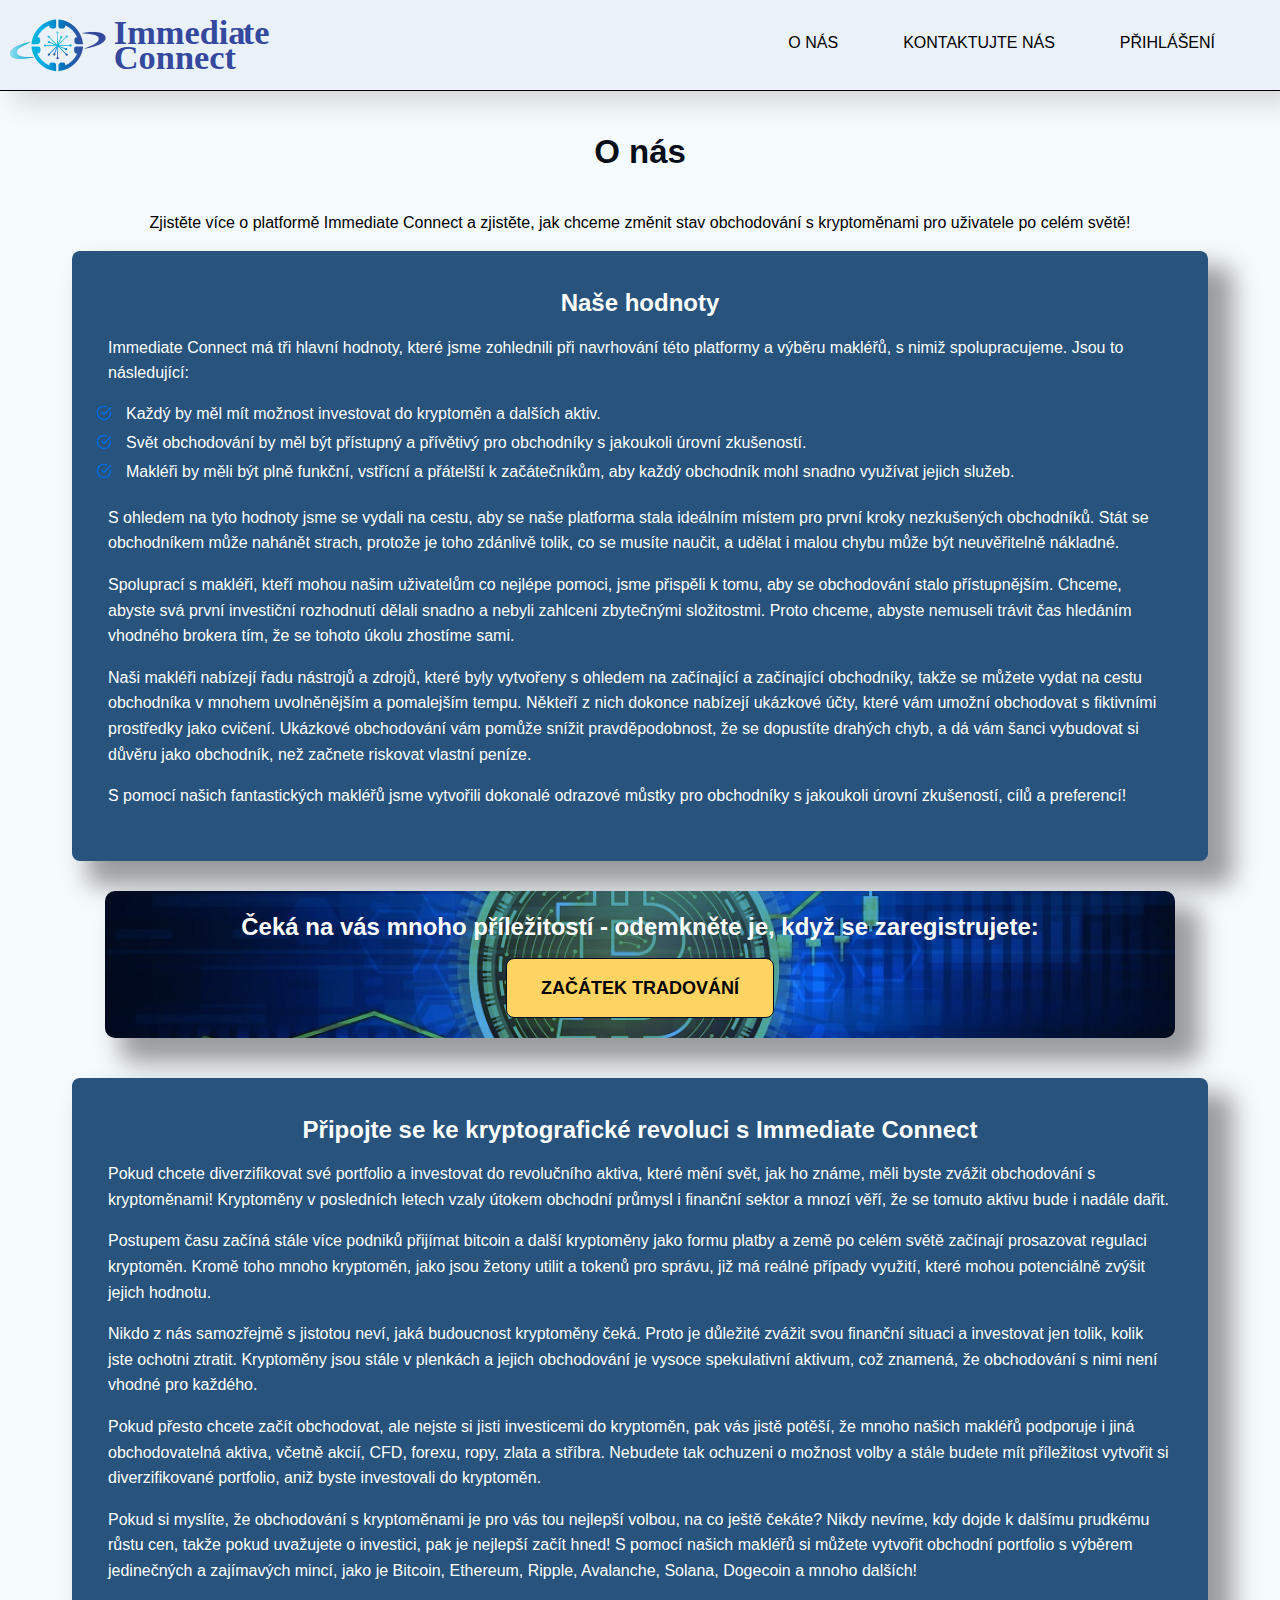
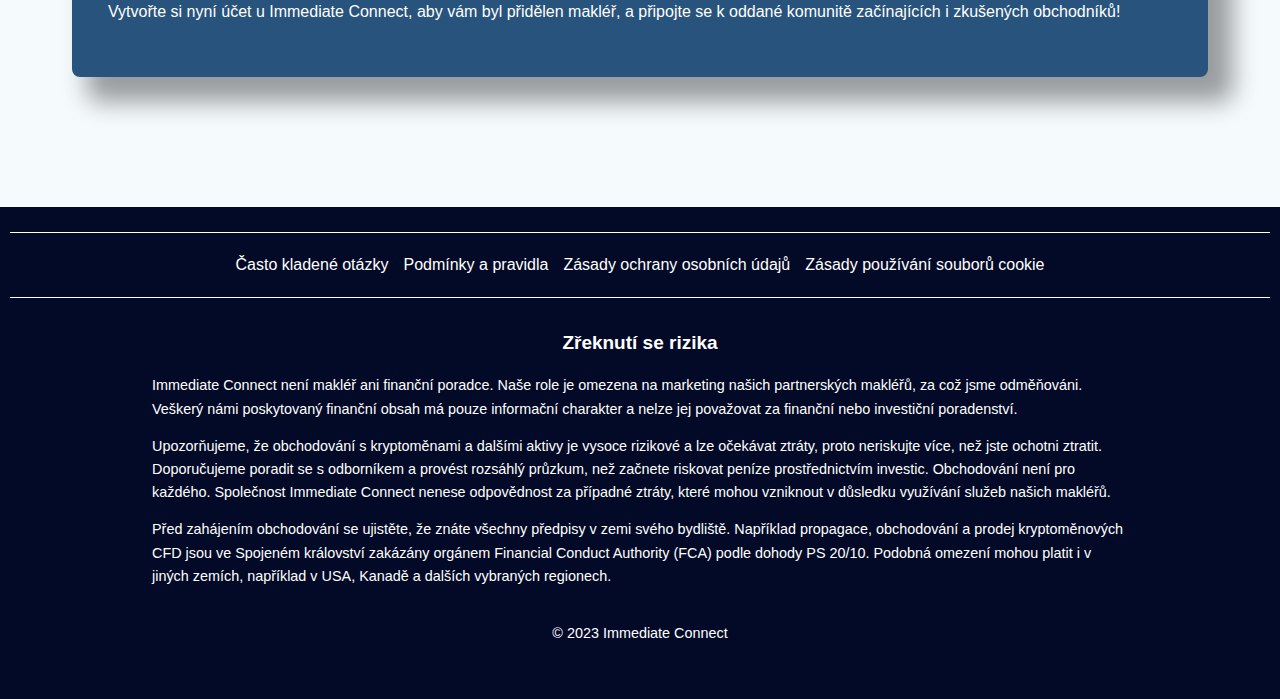
<file: about/index.html>
<!DOCTYPE html>
<html lang="cs">
<head>
    <meta charset="utf-8">
    <!-- Meta Pixel Code -->
    <script>
        !function (f, b, e, v, n, t, s) {
            if (f.fbq) return;
            n = f.fbq = function () {
                n.callMethod ?
                    n.callMethod.apply(n, arguments) : n.queue.push(arguments)
            };
            if (!f._fbq) f._fbq = n;
            n.push = n;
            n.loaded = !0;
            n.version = '2.0';
            n.queue = [];
            t = b.createElement(e);
            t.async = !0;
            t.src = v;
            s = b.getElementsByTagName(e)[0];
            s.parentNode.insertBefore(t, s)
        }(window, document, 'script',
            'https://connect.facebook.net/en_US/fbevents.js');
        fbq('init', '303304779202097');
        fbq('track', 'PageView');
    </script>
    <noscript>
        <img height="1" width="1" style="display:none"
             src="https://www.facebook.com/tr?id=303304779202097&ev=PageView&noscript=1"
        />
    </noscript>
    <meta name="isoCode" content="pl">

    <meta http-equiv="X-UA-Compatible" content="IE=edge">
    <meta name='robots' content='index, follow, max-image-preview:large, max-snippet:-1, max-video-preview:-1'/>
    <meta name="viewport" content="width=device-width, initial-scale=1, shrink-to-fit=no">
    <!-- Meta -->
    <title>O nás - Immediate Connect 2023</title>
    <meta name="description"
          content="Zjistěte více o platformě Immediate Connect a zjistěte, jak chceme změnit stav obchodování s kryptoměnami pro uživatele po celém světě!">
    <!-- OG -->
    <meta property="og:type" content="website">
    <meta property="og:url" content="https://immediate-connect.app/cz/about/">
    <meta property="og:title" content="O nás - Immediate Connect 2023">
    <meta property="og:image" content="https://immediate-connect.app/assets/social-media/immediate-connect-app.png">
    <meta property="og:description"
          content="Zjistěte více o platformě Immediate Connect a zjistěte, jak chceme změnit stav obchodování s kryptoměnami pro uživatele po celém světě!">
    <!-- Twitter -->
    <meta name="twitter:card" content="summary_large_image">
    <meta name="twitter:title" content="O nás - Immediate Connect 2023">
    <meta name="twitter:image" content="https://immediate-connect.app/assets/social-media/immediate-connect-app.png">
    <meta name="twitter:description"
          content="Zjistěte více o platformě Immediate Connect a zjistěte, jak chceme změnit stav obchodování s kryptoměnami pro uživatele po celém světě!">
    <!-- Rel -->
    <link rel="stylesheet" href="../min.css">
    <link rel='canonical' href='index.html'>
    <link rel='alternate' hreflang='x-default' href='https://immediate-connect.app/about/'>
    <link rel='alternate' hreflang='en' href='https://immediate-connect.app/about/'>
    <link rel='alternate' hreflang='cs' href='index.html'>
    <link rel='alternate' hreflang='de' href='https://immediate-connect.app/de/about/'>
    <link rel='alternate' hreflang='da' href='https://immediate-connect.app/dk/about/'>
    <link rel='alternate' hreflang='es' href='https://immediate-connect.app/es/about/'>
    <link rel='alternate' hreflang='fi' href='https://immediate-connect.app/fi/about/'>
    <link rel='alternate' hreflang='fr' href='https://immediate-connect.app/fr/about/'>
    <link rel='alternate' hreflang='it' href='https://immediate-connect.app/it/about/'>
    <link rel='alternate' hreflang='ja' href='https://immediate-connect.app/jp/about/'>
    <link rel='alternate' hreflang='no' href='https://immediate-connect.app/no/about/'>
    <link rel='alternate' hreflang='pl' href='https://immediate-connect.app/pl/about/'>
    <link rel='alternate' hreflang='pt-pt' href='https://immediate-connect.app/pt/about/'>
    <link rel='alternate' hreflang='sv' href='https://immediate-connect.app/se/about/'>
    <link rel='alternate' hreflang='tr' href='https://immediate-connect.app/tr/about/'>
    <link rel='alternate' hreflang='hu' href='https://immediate-connect.app/hu/about/'>
    <link rel='alternate' hreflang='sk' href='https://immediate-connect.app/sk/about/'>
    <link rel='alternate' hreflang='sl' href='https://immediate-connect.app/sl/about/'>
    <!-- Fav -->
    <link rel='shortcut icon' href='../favicon.ico'><!-- Matomo -->
    <script type="text/javascript">
        var _paq = window._paq = window._paq || [];
        _paq.push(["disableCookies"]);
        _paq.push(['trackPageView']);
        _paq.push(['enableLinkTracking']);
        (function () {
            var u = "//immediate-connect.app/";
            _paq.push(["setTrackerUrl", u + "matomo/matomo.php"]);
            _paq.push(["setSiteId", "46"]);
            var d = document, g = d.createElement("script"), s = d.getElementsByTagName("script")[0];
            g.type = "text/javascript";
            g.async = true;
            g.defer = true;
            g.src = u + "matomo/matomo.php";
            s.parentNode.insertBefore(g, s);
        })();
    </script>
    <!-- End Matomo Code --></head>
<body class="site-plain-page">
<input type="hidden" id="version_lang" value="cz">
<!-- Header -->
<header class="site-header" id="header" data-lang="">
    <div class="_header-wrapper">
        <a class="site-logo" href="../index.html">
            <img id="logo" src="../logos/logo.svg" width="260px" height="57px" alt="Immediate Connect"/>
        </a>
        <!-- Navigation -->
        <input id="site-menu-toggle" type="checkbox"/>
        <label class='site-menu-trigger' for="site-menu-toggle">
            <div class='_line'></div>
            <div class='_line'></div>
            <div class='_line'></div>
        </label>
        <nav class="site-navigation" id="navigation">
            <nav>
                <ul>
                    <li class="_menu-item"><a href="index.html">O nás</a></li>
                    <li class="_menu-item"><a href="../contacts/index.html">Kontaktujte nás</a></li>
                    <li class="_menu-item"><a href="../login/index.html">Přihlášení</a></li>

                </ul>
            </nav>
            </nav>
    </div>
</header>
<script type="application/ld+json">
    [
        {
            "@context": "http://schema.org",
            "@type": "Organization",
            "name": "Immediate Connect",
            "url": "https://immediate-connect.app",
            "logo": "https://immediate-connect.app/assets/logos/logo.svg"
        },
        {
            "@context": "https://schema.org/",
            "@type": "AboutPage",
            "mainEntityOfPage": {
                "@type": "WebPage",
                "@id": "https://immediate-connect.app/cz/about/"
            },
            "url": "https://immediate-connect.app",
            "headline": "O nás",
            "description": "Zjistěte více o platformě Immediate Connect a zjistěte, jak chceme změnit stav obchodování s kryptoměnami pro uživatele po celém světě!"
        },
        {
            "@context": "https://schema.org",
            "@type": "BreadcrumbList",
            "itemListElement": [
                {
                    "@type": "ListItem",
                    "position": 1,
                    "name": "Immediate Connect",
                    "item": "https://immediate-connect.app"
                },
                {
                    "@type": "ListItem",
                    "position": 2,
                    "name": "O nás"
                }
            ]
        }
    ]
</script>
<div class="site-content-plain">
    <div class="container">
        <h1>O nás</h1>
        <p class="text-center">Zjistěte více o platformě Immediate Connect a zjistěte, jak chceme změnit stav
            obchodování s kryptoměnami pro uživatele po celém světě!</p>
        <div class="fn-tile-3 space-bottom layout--2">
            <div class="row">
                <h2 class="text-white text-center">Naše hodnoty</h2>
                <p>Immediate Connect má tři hlavní hodnoty, které jsme zohlednili při navrhování této platformy a výběru
                    makléřů, s nimiž spolupracujeme. Jsou to následující:</p>
                <ul class="text-white">
                    <li>Každý by měl mít možnost investovat do kryptoměn a dalších aktiv.</li>
                    <li>Svět obchodování by měl být přístupný a přívětivý pro obchodníky s jakoukoli úrovní
                        zkušeností.
                    </li>
                    <li>Makléři by měli být plně funkční, vstřícní a přátelští k začátečníkům, aby každý obchodník mohl
                        snadno využívat jejich služeb.
                    </li>
                </ul>
            </div>
            <p>S ohledem na tyto hodnoty jsme se vydali na cestu, aby se naše platforma stala ideálním místem pro první
                kroky nezkušených obchodníků. Stát se obchodníkem může nahánět strach, protože je toho zdánlivě tolik,
                co se musíte naučit, a udělat i malou chybu může být neuvěřitelně nákladné.</p>
            <p>Spoluprací s makléři, kteří mohou našim uživatelům co nejlépe pomoci, jsme přispěli k tomu, aby se
                obchodování stalo přístupnějším. Chceme, abyste svá první investiční rozhodnutí dělali snadno a nebyli
                zahlceni zbytečnými složitostmi. Proto chceme, abyste nemuseli trávit čas hledáním vhodného brokera tím,
                že se tohoto úkolu zhostíme sami.</p>
            <p>Naši makléři nabízejí řadu nástrojů a zdrojů, které byly vytvořeny s ohledem na začínající a začínající
                obchodníky, takže se můžete vydat na cestu obchodníka v mnohem uvolněnějším a pomalejším tempu. Někteří
                z nich dokonce nabízejí ukázkové účty, které vám umožní obchodovat s fiktivními prostředky jako cvičení.
                Ukázkové obchodování vám pomůže snížit pravděpodobnost, že se dopustíte drahých chyb, a dá vám šanci
                vybudovat si důvěru jako obchodník, než začnete riskovat vlastní peníze.</p>
            <p>S pomocí našich fantastických makléřů jsme vytvořili dokonalé odrazové můstky pro obchodníky s jakoukoli
                úrovní zkušeností, cílů a preferencí!</p>
        </div>
    </div>
    <!-- CTA -->
    <div class="section-cta-box container">
        <p class="h2">Čeká na vás mnoho příležitostí - odemkněte je, když se zaregistrujete:</p>
        <a class="btn btn-primary" href="../login/index.html">ZAČÁTEK TRADOVÁNÍ</a>
    </div>
    <!-- -->
    <div class="container">
        <div class="fn-tile-3 space-bottom layout--2">
            <h2 class="text-white text-center">Připojte se ke kryptografické revoluci s Immediate Connect</h2>
            <p>Pokud chcete diverzifikovat své portfolio a investovat do revolučního aktiva, které mění svět, jak ho
                známe, měli byste zvážit obchodování s kryptoměnami! Kryptoměny v posledních letech vzaly útokem
                obchodní průmysl i finanční sektor a mnozí věří, že se tomuto aktivu bude i nadále dařit.</p>
            <p>Postupem času začíná stále více podniků přijímat bitcoin a další kryptoměny jako formu platby a země po
                celém světě začínají prosazovat regulaci kryptoměn. Kromě toho mnoho kryptoměn, jako jsou žetony utilit
                a tokenů pro správu, již má reálné případy využití, které mohou potenciálně zvýšit jejich hodnotu.</p>
            <p>Nikdo z nás samozřejmě s jistotou neví, jaká budoucnost kryptoměny čeká. Proto je důležité zvážit svou
                finanční situaci a investovat jen tolik, kolik jste ochotni ztratit. Kryptoměny jsou stále v plenkách a
                jejich obchodování je vysoce spekulativní aktivum, což znamená, že obchodování s nimi není vhodné pro
                každého.</p>
            <p>Pokud přesto chcete začít obchodovat, ale nejste si jisti investicemi do kryptoměn, pak vás jistě potěší,
                že mnoho našich makléřů podporuje i jiná obchodovatelná aktiva, včetně akcií, CFD, forexu, ropy, zlata a
                stříbra. Nebudete tak ochuzeni o možnost volby a stále budete mít příležitost vytvořit si
                diverzifikované portfolio, aniž byste investovali do kryptoměn.</p>
            <p>Pokud si myslíte, že obchodování s kryptoměnami je pro vás tou nejlepší volbou, na co ještě čekáte? Nikdy
                nevíme, kdy dojde k dalšímu prudkému růstu cen, takže pokud uvažujete o investici, pak je nejlepší začít
                hned! S pomocí našich makléřů si můžete vytvořit obchodní portfolio s výběrem jedinečných a zajímavých
                mincí, jako je Bitcoin, Ethereum, Ripple, Avalanche, Solana, Dogecoin a mnoho dalších!</p>
            <p>Vytvořte si nyní účet u Immediate Connect, aby vám byl přidělen makléř, a připojte se k oddané komunitě
                začínajících i zkušených obchodníků!</p>
        </div>
    </div>
</div>
<footer id="site-footer" class="site-footer">
    <div class="container max-width">
        <div class="row _footer-disclaimer _footer-bar">
            <div class="_footer-navigation space-bottom">
                <nav>
                    <ul>
                        <li><a href="../faq/index.html">Často kladené otázky</a></li>
                        <li><a href="../terms/index.html">Podmínky a pravidla</a></li>
                        <li><a href="../privacy/index.html">Zásady ochrany osobních údajů</a></li>
                        <li><a href="../cookies/index.html">Zásady používání souborů cookie</a></li>
                    </ul>
                </nav>
            </div>
            <div class="risk-container">
                <h3>Zřeknutí se rizika</h3>
                <p>Immediate Connect není makléř ani finanční poradce. Naše role je omezena na marketing našich
                    partnerských makléřů, za což jsme odměňováni. Veškerý námi poskytovaný finanční obsah má pouze
                    informační charakter a nelze jej považovat za finanční nebo investiční poradenství.</p>
                <p>Upozorňujeme, že obchodování s kryptoměnami a dalšími aktivy je vysoce rizikové a lze očekávat
                    ztráty, proto neriskujte více, než jste ochotni ztratit. Doporučujeme poradit se s odborníkem a
                    provést rozsáhlý průzkum, než začnete riskovat peníze prostřednictvím investic. Obchodování není pro
                    každého. Společnost Immediate Connect nenese odpovědnost za případné ztráty, které mohou vzniknout v
                    důsledku využívání služeb našich makléřů.</p>
                <p>Před zahájením obchodování se ujistěte, že znáte všechny předpisy v zemi svého bydliště. Například
                    propagace, obchodování a prodej kryptoměnových CFD jsou ve Spojeném království zakázány orgánem
                    Financial Conduct Authority (FCA) podle dohody PS 20/10. Podobná omezení mohou platit i v jiných
                    zemích, například v USA, Kanadě a dalších vybraných regionech.</p>
            </div>
            <div class="text-center copy-footer">
                <p>© 2023 Immediate Connect</p>
            </div>
        </div>
    </div>
</footer>
<script type="text/javascript" src="../main.32d0f4314fcfb3825844.js"></script>
</body>
</html>
</file>
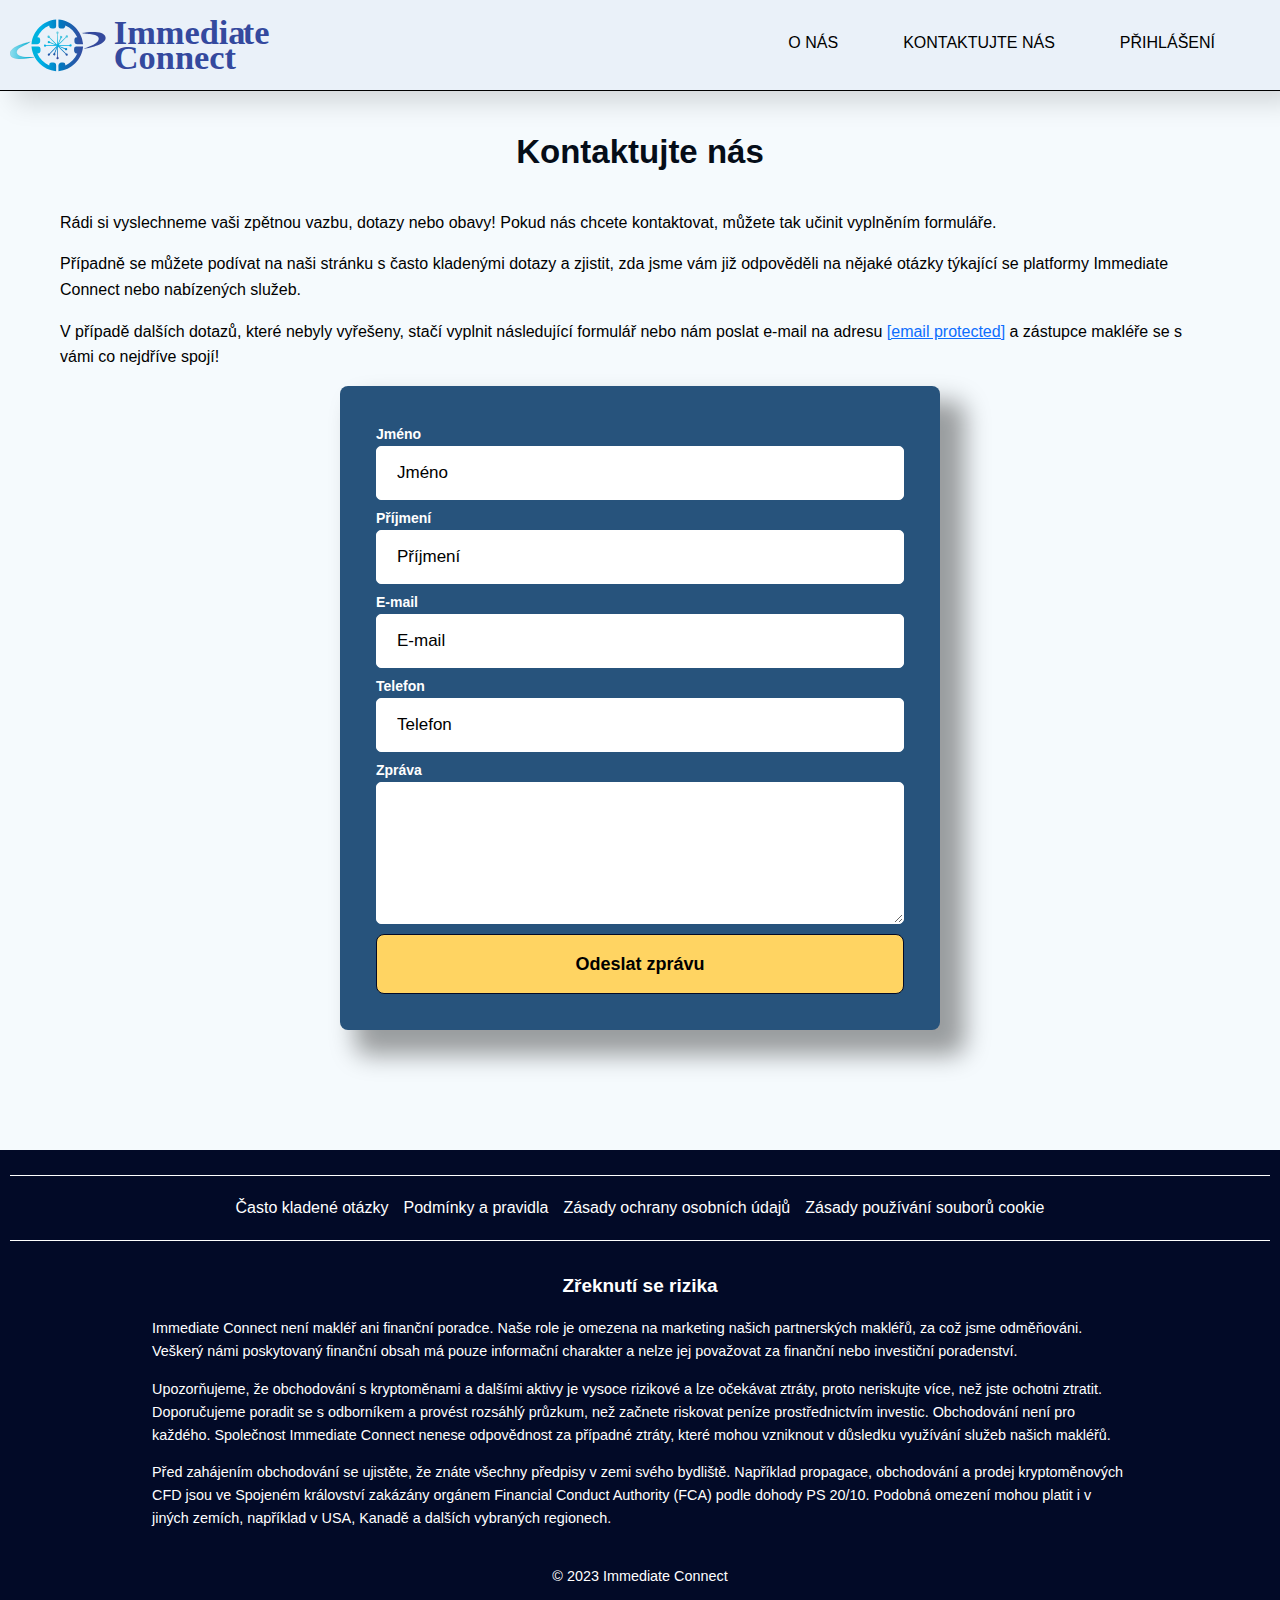
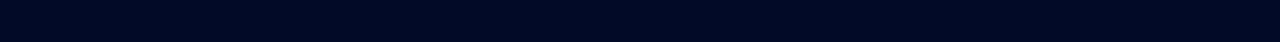
<file: contacts/index.html>
<!DOCTYPE html>
<html lang="cs">
<head>
    <meta charset="utf-8">
    <!-- Meta Pixel Code -->
    <script>
        !function (f, b, e, v, n, t, s) {
            if (f.fbq) return;
            n = f.fbq = function () {
                n.callMethod ?
                    n.callMethod.apply(n, arguments) : n.queue.push(arguments)
            };
            if (!f._fbq) f._fbq = n;
            n.push = n;
            n.loaded = !0;
            n.version = '2.0';
            n.queue = [];
            t = b.createElement(e);
            t.async = !0;
            t.src = v;
            s = b.getElementsByTagName(e)[0];
            s.parentNode.insertBefore(t, s)
        }(window, document, 'script',
            'https://connect.facebook.net/en_US/fbevents.js');
        fbq('init', '303304779202097');
        fbq('track', 'PageView');
    </script>
    <noscript>
        <img height="1" width="1" style="display:none"
             src="https://www.facebook.com/tr?id=303304779202097&ev=PageView&noscript=1"
        />
    </noscript>
    <meta name="isoCode" content="cz">
    <meta charset="utf-8">
    <meta http-equiv="X-UA-Compatible" content="IE=edge">
    <meta name='robots' content='index, follow, max-image-preview:large, max-snippet:-1, max-video-preview:-1'/>
    <meta name="viewport" content="width=device-width, initial-scale=1, shrink-to-fit=no">
    <!-- Meta -->
    <title>Kontaktujte nás - Immediate Connect 2023</title>
    <meta name="description"
          content="Rádi si vyslechneme vaši zpětnou vazbu, dotazy nebo obavy! Pokud nás chcete kontaktovat, můžete tak učinit vyplněním formuláře.">
    <!-- OG -->
    <meta property="og:type" content="website">
    <meta property="og:url" content="https://immediate-connect.app/cz/contacts/">
    <meta property="og:title" content="Kontaktujte nás - Immediate Connect 2023">
    <meta property="og:image" content="https://immediate-connect.app/assets/social-media/immediate-connect-app.png">
    <meta property="og:description"
          content="Rádi si vyslechneme vaši zpětnou vazbu, dotazy nebo obavy! Pokud nás chcete kontaktovat, můžete tak učinit vyplněním formuláře.">
    <!-- Twitter -->
    <meta name="twitter:card" content="summary_large_image">
    <meta name="twitter:title" content="Kontaktujte nás - Immediate Connect 2023">
    <meta name="twitter:image" content="https://immediate-connect.app/assets/social-media/immediate-connect-app.png">
    <meta name="twitter:description"
          content="Rádi si vyslechneme vaši zpětnou vazbu, dotazy nebo obavy! Pokud nás chcete kontaktovat, můžete tak učinit vyplněním formuláře.">
    <!-- Rel -->
    <link rel="stylesheet" href="../min.css">
    <link rel='canonical' href='index.html'>
    <link rel='alternate' hreflang='x-default' href='https://immediate-connect.app/contacts/'>
    <link rel='alternate' hreflang='en' href='https://immediate-connect.app/contacts/'>
    <link rel='alternate' hreflang='cs' href='index.html'>
    <link rel='alternate' hreflang='de' href='https://immediate-connect.app/de/contacts/'>
    <link rel='alternate' hreflang='da' href='https://immediate-connect.app/dk/contacts/'>
    <link rel='alternate' hreflang='es' href='https://immediate-connect.app/es/contacts/'>
    <link rel='alternate' hreflang='fi' href='https://immediate-connect.app/fi/contacts/'>
    <link rel='alternate' hreflang='fr' href='https://immediate-connect.app/fr/contacts/'>
    <link rel='alternate' hreflang='it' href='https://immediate-connect.app/it/contacts/'>
    <link rel='alternate' hreflang='ja' href='https://immediate-connect.app/jp/contacts/'>
    <link rel='alternate' hreflang='no' href='https://immediate-connect.app/no/contacts/'>
    <link rel='alternate' hreflang='pl' href='https://immediate-connect.app/pl/contacts/'>
    <link rel='alternate' hreflang='pt-pt' href='https://immediate-connect.app/pt/contacts/'>
    <link rel='alternate' hreflang='sv' href='https://immediate-connect.app/se/contacts/'>
    <link rel='alternate' hreflang='tr' href='https://immediate-connect.app/tr/contacts/'>
    <link rel='alternate' hreflang='hu' href='https://immediate-connect.app/hu/contacts/'>
    <link rel='alternate' hreflang='sk' href='https://immediate-connect.app/sk/contacts/'>
    <link rel='alternate' hreflang='sl' href='https://immediate-connect.app/sl/contacts/'>
    <!-- Fav -->
    <link rel='shortcut icon' href='../favicon.ico'><!-- Matomo -->
    <script type="text/javascript">
        var _paq = window._paq = window._paq || [];
        _paq.push(["disableCookies"]);
        _paq.push(['trackPageView']);
        _paq.push(['enableLinkTracking']);
        (function () {
            var u = "//immediate-connect.app/";
            _paq.push(["setTrackerUrl", u + "matomo/matomo.php"]);
            _paq.push(["setSiteId", "46"]);
            var d = document, g = d.createElement("script"), s = d.getElementsByTagName("script")[0];
            g.type = "text/javascript";
            g.async = true;
            g.defer = true;
            g.src = u + "matomo/matomo.php";
            s.parentNode.insertBefore(g, s);
        })();
    </script>
    <!-- End Matomo Code --></head>
<body class="site-plain-page">
<input type="hidden" id="version_lang" value="cz">
<!-- Header -->
<header class="site-header" id="header" data-lang="">
    <div class="_header-wrapper">
        <a class="site-logo" href="../index.html">
            <img id="logo" src="../logos/logo.svg" width="260px" height="57px" alt="Immediate Connect"/>
        </a>
        <!-- Navigation -->
        <input id="site-menu-toggle" type="checkbox"/>
        <label class='site-menu-trigger' for="site-menu-toggle">
            <div class='_line'></div>
            <div class='_line'></div>
            <div class='_line'></div>
        </label>
        <nav class="site-navigation" id="navigation">
            <nav>
                <ul>
                    <li class="_menu-item"><a href="../about/index.html">O nás</a></li>
                    <li class="_menu-item"><a href="index.html">Kontaktujte nás</a></li>
                    <li class="_menu-item"><a href="../login/index.html">Přihlášení</a></li>
                </ul>
            </nav>
        </nav>
    </div>
</header>
<script type="application/ld+json">
    [
        {
            "@context": "http://schema.org",
            "@type": "Organization",
            "name": "Immediate Connect",
            "url": "https://immediate-connect.app",
            "logo": "https://immediate-connect.app/assets/logos/logo.svg"
        },
        {
            "@context": "https://schema.org/",
            "@type": "ContactPage",
            "mainEntityOfPage": {
                "@type": "WebPage",
                "@id": "https://immediate-connect.app/cz/contacts/"
            },
            "url": "https://immediate-connect.app",
            "headline": "Kontaktujte nás",
            "description": "Rádi si vyslechneme vaši zpětnou vazbu, dotazy nebo obavy! Pokud nás chcete kontaktovat, můžete tak učinit vyplněním formuláře."
        },
        {
            "@context": "https://schema.org",
            "@type": "BreadcrumbList",
            "itemListElement": [
                {
                    "@type": "ListItem",
                    "position": 1,
                    "name": "Immediate Connect",
                    "item": "https://immediate-connect.app"
                },
                {
                    "@type": "ListItem",
                    "position": 2,
                    "name": "Kontaktujte nás"
                }
            ]
        }
    ]
</script>
<div class="site-content-plain">

    <h1>Kontaktujte nás</h1>
    <p>Rádi si vyslechneme vaši zpětnou vazbu, dotazy nebo obavy! Pokud nás chcete kontaktovat, můžete tak učinit
        vyplněním formuláře.</p>
    <p>Případně se můžete podívat na naši stránku s často kladenými dotazy a zjistit, zda jsme vám již odpověděli na
        nějaké otázky týkající se platformy Immediate Connect nebo nabízených služeb.</p>
    <p>V případě dalších dotazů, které nebyly vyřešeny, stačí vyplnit následující formulář nebo nám poslat e-mail na
        adresu <u><a href="https://immediate-connect.app/cdn-cgi/l/email-protection" class="__cf_email__"
                     data-cfemail="127b7c747d527b7f7f77767b7366773f717d7c7c7771663c736262">[email&#160;protected]</a></u></a>
        a zástupce makléře se s vámi co nejdříve spojí!</p>

    <div class="formLoginContent separatedContent formContact">
        <div class="formContent load fn-tile-3">
            <div class="alert alert-success my-2 d-none" role="alert">
                Děkujeme, že jste nás kontaktovali, ozveme se vám, jakmile to bude možné.
            </div>
            <form class="dr-form ">
                <div class="form-field">
                    <label for=""><span class="_label-value">Jméno</span>
                        <input
                                oninput="validateFirstName(this)"
                                required=""
                                type="text" maxlength="256"
                                placeholder="Jméno"
                                class="form__input first-name homeTopFormInput">
                    </label>
                    <div class="error f-name" data-error-status="inactive" data-for-error="first_name">Vaše
                        křestní jméno je příliš krátké (alespoň 2 znaky)
                    </div>
                </div>
                <div class="form-field">
                    <label for=""><span class="_label-value">Příjmení</span>
                        <input
                                oninput="validateLastName(this)"
                                required=""
                                type="text" maxlength="256"
                                placeholder="Příjmení"
                                class="form__input last-name homeTopFormInput">
                    </label>
                    <div class="error l-name" data-error-status="inactive" data-for-error="last_name">Vaše
                        příjmení je příliš krátké (alespoň 2 znaky)
                    </div>
                </div>
                <div class="form-field">
                    <label for=""><span class="_label-value">E-mail</span>
                        <input
                                oninput="validateEmail(this)"
                                required=""
                                type="email"
                                maxlength="256" placeholder="E-mail"
                                class="form__input email homeTopFormInput">
                    </label>
                    <div class="error email" data-error-status="inactive" data-for-error="email">Zadejte prosím
                        svou skutečnou e-mailovou adresu (příklad@email.com)
                    </div>
                </div>
                <div class="form-field">
                    <label for=""><span class="_label-value">Telefon</span>
                        <input
                                maxlength="9"
                                oninput="validatePhone(this)"
                                type="tel"
                                required="" placeholder="Telefon"
                                class="form__input phone homeTopFormInput">
                    </label>
                    <div class="tel error" data-error-status="inactive" data-for-error="phone">
                        0123456789
                    </div>
                </div>
                <div class="form-field">
                    <label for=""><span class="_label-value">Zpráva</span><br/>
                        <textarea required
                                  class="homeTopFormInput"
                                  placeholder="Zpráva"
                                  rows="5">

                        </textarea>
                    </label>
                </div>
                <button type="submit" class="main-form-btn primaryButton btn btn-primary w-100 d-block">
                    <div class="iconLoading d-none">
                        <div class="lds-ellipsis">
                            <div></div>
                            <div></div>
                            <div></div>
                            <div></div>
                        </div>
                    </div>
                    <span>Odeslat zprávu</span>
                </button>
                <style>
                    .main-form {
                        position: relative;
                    }
                    .iti__selected-flag {
                        pointer-events: none;
                    }
                    .formContent.load {
                        position: relative;
                    }

                    /*.formContent label[for] {*/
                    /*    margin-bottom: 3px!important;*/
                    /*}*/
                    .formContent label[for]:not(:last-child) {
                        margin-bottom: 3px!important;
                    }

                    .formContent .homeTopFormInput {
                        margin-bottom: 3px !important;
                    }

                    .error {
                        width: 100%;
                        font-weight: 400;
                        margin-bottom: 10px;
                        padding: 5px;
                        color: #fff;
                        background-color: #eb162b;
                        font-size: 12px;
                        display: none;
                    }

                    .loader-sub {
                        position: absolute;
                        height: 100%;
                        width: 100%;
                        top: 0;
                        left: 0;
                        background: #0006;
                        color: #fff;
                        display: flex;
                        align-items: center;
                        justify-content: center;
                        text-align: center;
                        flex-direction: column;
                        display: none;
                    }
                </style>
                <script>
                    const displayError = (errorElement, message) => {
                        // errorElement.textContent = message;
                        errorElement.style.display = 'block';
                    };

                    const hideError = (errorElement) => {
                        // errorElement.textContent = '';
                        errorElement.style.display = 'none';
                    };
                    const validateFirstName = (input) => {
                        const regex = /^[a-zA-Z]*$/;
                        const errorFirst = document.querySelector('.error.f-name');

                        if (!regex.test(input.value)) {
                            displayError(errorFirst);
                            input.value = input.value.replace(/[^a-zA-Z]/g, '');
                        } else {
                            hideError(errorFirst);
                        }
                    };

                    const validateLastName = (input) => {
                        const regex = /^[a-zA-Z]*$/;
                        const errorLast = document.querySelector('.error.l-name');

                        if (!regex.test(input.value)) {
                            displayError(errorLast,);
                            input.value = input.value.replace(/[^a-zA-Z]/g, '');
                        } else {
                            hideError(errorLast);
                        }
                    };

                    const validateEmail = (input) => {
                        const regex = /^[a-zA-Z0-9._-]+@[a-zA-Z0-9.-]+\.[a-zA-Z]{2,4}$/;
                        const errorEmail = document.querySelector('.error.email');

                        if (!regex.test(input.value)) {
                            displayError(errorEmail);
                        } else {
                            hideError(errorEmail);
                        }
                    };

                    const validatePhone = (input) => {
                        const regex = /^\d{9,}$/;
                        const errorPhone = document.querySelector('.tel.error');

                        if (!regex.test(input.value)) {
                            displayError(errorPhone);
                        } else {
                            hideError(errorPhone);
                        }
                    };

                </script>
            </form>
            <div class="loader-sub" id="loader-sub">
                Děkujeme za vyplnění
                <br>
                kontaktního formuláře,
                <br>
                vaše údaje
                <br>
                budou zpracovány do <span id="countdown">2</span> sekund.
            </div>
        </div>
    </div>
</div>
<footer id="site-footer" class="site-footer">
    <div class="container max-width">
        <div class="row _footer-disclaimer _footer-bar">
            <div class="_footer-navigation space-bottom">
                <nav>
                    <ul>
                        <li><a href="../faq/index.html">Často kladené otázky</a></li>
                        <li><a href="../terms/index.html">Podmínky a pravidla</a></li>
                        <li><a href="../privacy/index.html">Zásady ochrany osobních údajů</a></li>
                        <li><a href="../cookies/index.html">Zásady používání souborů cookie</a></li>
                    </ul>
                </nav>
            </div>
            <div class="risk-container">
                <h3>Zřeknutí se rizika</h3>
                <p>Immediate Connect není makléř ani finanční poradce. Naše role je omezena na marketing našich
                    partnerských makléřů, za což jsme odměňováni. Veškerý námi poskytovaný finanční obsah má pouze
                    informační charakter a nelze jej považovat za finanční nebo investiční poradenství.</p>
                <p>Upozorňujeme, že obchodování s kryptoměnami a dalšími aktivy je vysoce rizikové a lze očekávat
                    ztráty, proto neriskujte více, než jste ochotni ztratit. Doporučujeme poradit se s odborníkem a
                    provést rozsáhlý průzkum, než začnete riskovat peníze prostřednictvím investic. Obchodování není pro
                    každého. Společnost Immediate Connect nenese odpovědnost za případné ztráty, které mohou vzniknout v
                    důsledku využívání služeb našich makléřů.</p>
                <p>Před zahájením obchodování se ujistěte, že znáte všechny předpisy v zemi svého bydliště. Například
                    propagace, obchodování a prodej kryptoměnových CFD jsou ve Spojeném království zakázány orgánem
                    Financial Conduct Authority (FCA) podle dohody PS 20/10. Podobná omezení mohou platit i v jiných
                    zemích, například v USA, Kanadě a dalších vybraných regionech.</p>
            </div>
            <div class="text-center copy-footer">
                <p>© 2023 Immediate Connect</p>
            </div>
        </div>
    </div>
</footer>
<!--<script data-cfasync="false" src="../scripts/5c5dd728/cloudflare-static/email-decode.min.js"></script>-->
<script type="text/javascript" src="../main.32d0f4314fcfb3825844.js"></script>
<script type="text/javascript" src="../send.js"></script>
<script type="text/javascript" src="../getData.js"></script>
</body>
</html>
</file>
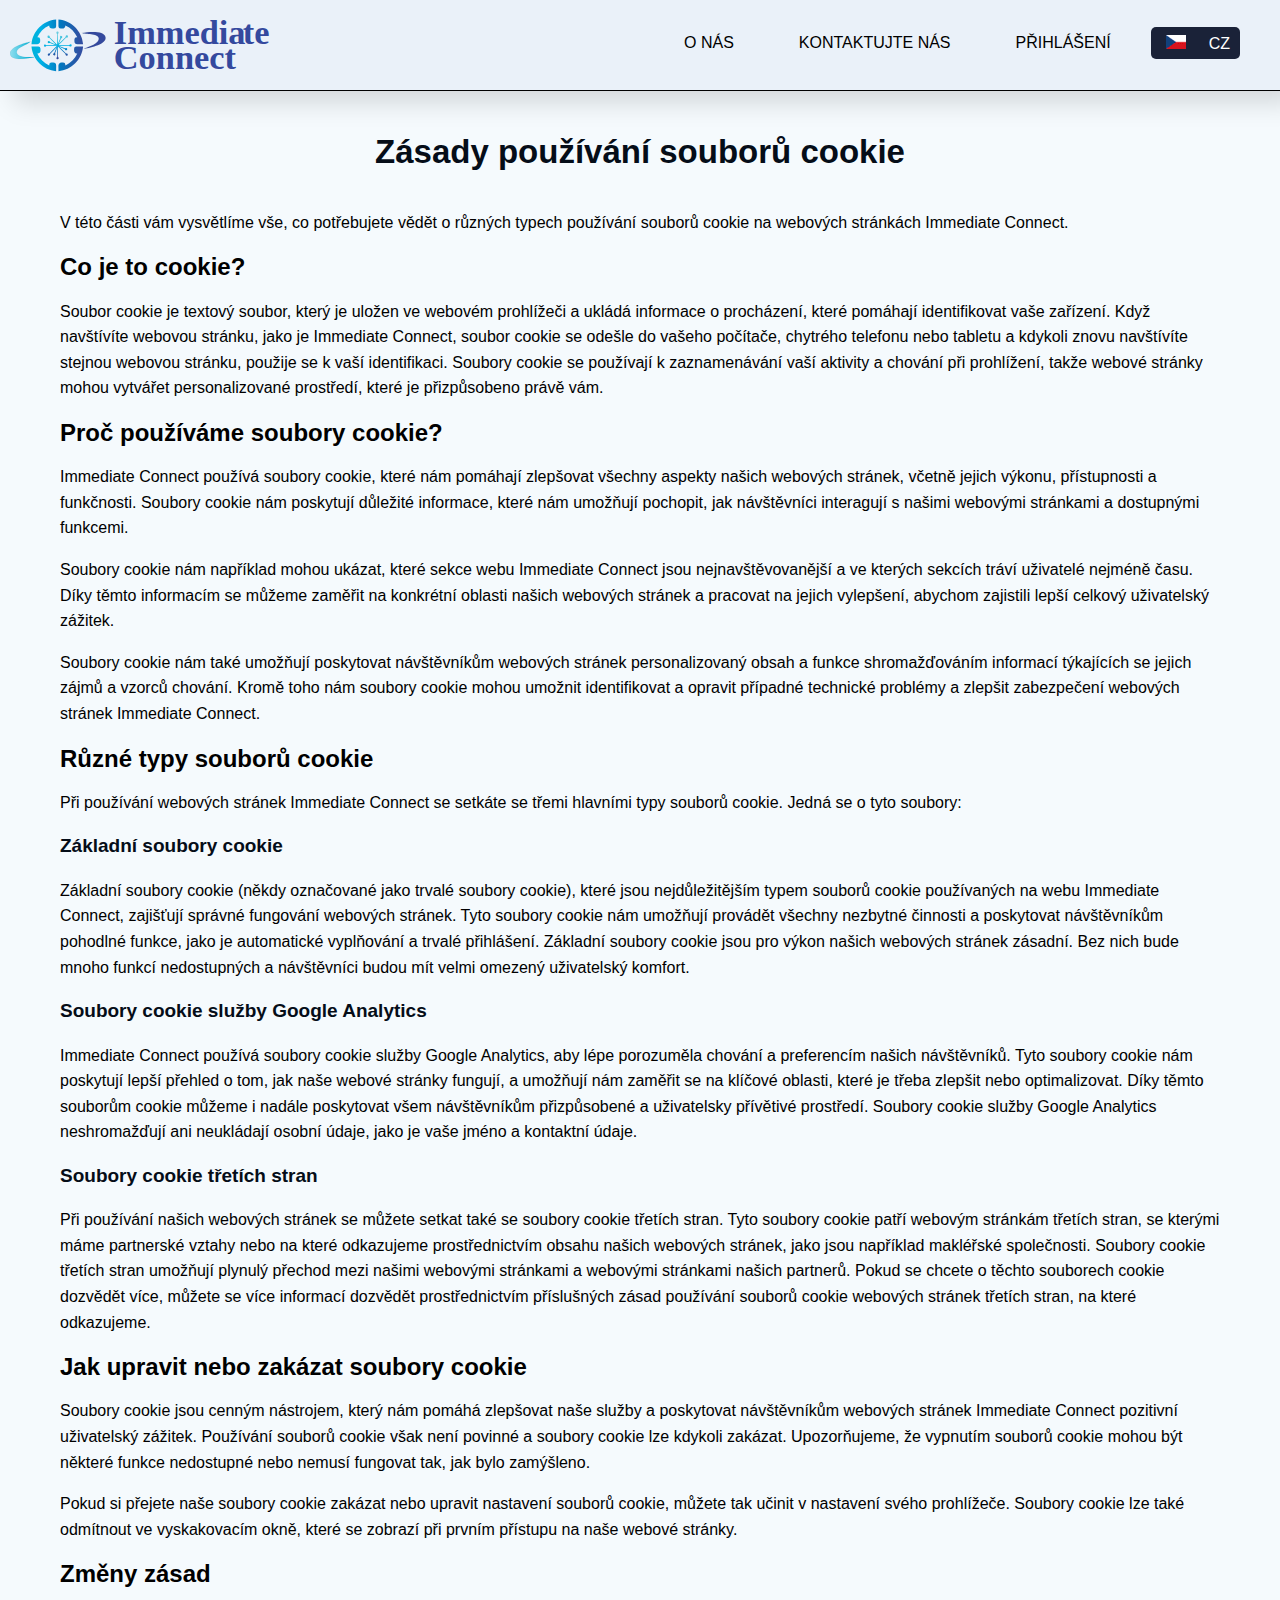
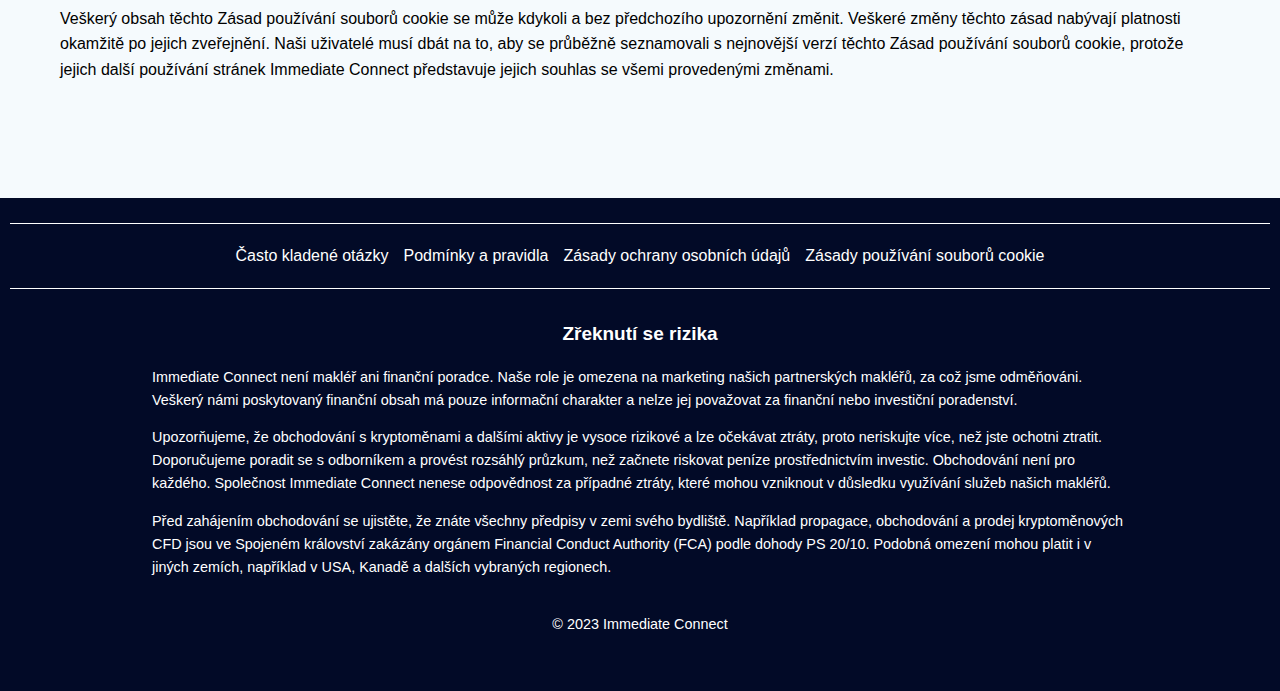
<file: cookies/index.html>
<!DOCTYPE html>
<html lang="cs">
<head>
<meta name="isoCode" content="pl">
<meta charset="utf-8">
<meta http-equiv="X-UA-Compatible" content="IE=edge">
<meta name='robots' content='noindex, nofollow, max-image-preview:large, max-snippet:-1, max-video-preview:-1'/>
<meta name="viewport" content="width=device-width, initial-scale=1, shrink-to-fit=no">
<!-- Meta -->
<title>Zásady používání souborů cookie - Immediate Connect 2023</title>
<meta name="description" content="V této části vám vysvětlíme vše, co potřebujete vědět o různých typech používání souborů cookie na webových stránkách Immediate Connect.">
<!-- OG -->
<meta property="og:type" content="website">
<meta property="og:url" content="https://immediate-connect.app/cz/cookies/">
<meta property="og:title" content="Zásady používání souborů cookie - Immediate Connect 2023">
<meta property="og:image" content="https://immediate-connect.app/assets/social-media/immediate-connect-app.png">
<meta property="og:description" content="V této části vám vysvětlíme vše, co potřebujete vědět o různých typech používání souborů cookie na webových stránkách Immediate Connect.">
<!-- Twitter -->
<meta name="twitter:card" content="summary_large_image">
<meta name="twitter:title" content="Zásady používání souborů cookie - Immediate Connect 2023">
<meta name="twitter:image" content="https://immediate-connect.app/assets/social-media/immediate-connect-app.png">
<meta name="twitter:description" content="V této části vám vysvětlíme vše, co potřebujete vědět o různých typech používání souborů cookie na webových stránkách Immediate Connect.">
<!-- Rel -->
<link rel="stylesheet" href="../min.css">
<link rel='canonical' href='index.html'>
<link rel='alternate' hreflang='x-default' href='https://immediate-connect.app/cookies/'>
<link rel='alternate' hreflang='en' href='https://immediate-connect.app/cookies/'>
<link rel='alternate' hreflang='cs' href='index.html'>
<link rel='alternate' hreflang='de' href='https://immediate-connect.app/de/cookies/'>
<link rel='alternate' hreflang='da' href='https://immediate-connect.app/dk/cookies/'>
<link rel='alternate' hreflang='es' href='https://immediate-connect.app/es/cookies/'>
<link rel='alternate' hreflang='fi' href='https://immediate-connect.app/fi/cookies/'>
<link rel='alternate' hreflang='fr' href='https://immediate-connect.app/fr/cookies/'>
<link rel='alternate' hreflang='it' href='https://immediate-connect.app/it/cookies/'>
<link rel='alternate' hreflang='ja' href='https://immediate-connect.app/jp/cookies/'>
<link rel='alternate' hreflang='no' href='https://immediate-connect.app/no/cookies/'>
<link rel='alternate' hreflang='pl' href='https://immediate-connect.app/pl/cookies/'>
<link rel='alternate' hreflang='pt-pt' href='https://immediate-connect.app/pt/cookies/'>
<link rel='alternate' hreflang='sv' href='https://immediate-connect.app/se/cookies/'>
<link rel='alternate' hreflang='tr' href='https://immediate-connect.app/tr/cookies/'>
<link rel='alternate' hreflang='hu' href='https://immediate-connect.app/hu/cookies/'>
<link rel='alternate' hreflang='sk' href='https://immediate-connect.app/sk/cookies/'>
<link rel='alternate' hreflang='sl' href='https://immediate-connect.app/sl/cookies/'>
<!-- Fav -->
<link rel='shortcut icon' href='../favicon.ico'><!-- Matomo -->
<script type="text/javascript">
var _paq = window._paq = window._paq || [];
_paq.push(["disableCookies"]);
_paq.push(['trackPageView']);
_paq.push(['enableLinkTracking']);
(function() {
var u="//immediate-connect.app/";
_paq.push(["setTrackerUrl", u+"matomo/matomo.php"]);
_paq.push(["setSiteId", "46"]);
var d=document, g=d.createElement("script"), s=d.getElementsByTagName("script")[0];
g.type="text/javascript"; g.async=true; g.defer=true; g.src=u+"matomo/matomo.php"; s.parentNode.insertBefore(g,s);
})();
</script>
<!-- End Matomo Code --></head>
<body class="site-plain-page">
<input type="hidden" id="version_lang" value="cz">
<!-- Header -->
<header class="site-header" id="header" data-lang="">
<div class="_header-wrapper">
<a class="site-logo" href="../index.html">
<img id="logo" src="../logos/logo.svg" width="260px" height="57px" alt="Immediate Connect" />
</a>
<!-- Navigation -->
<input id="site-menu-toggle" type="checkbox" />
<label class='site-menu-trigger' for="site-menu-toggle"><div class='_line'></div><div class='_line'></div><div class='_line'></div></label>
<nav class="site-navigation" id="navigation">
<nav>
<ul>
<li class="_menu-item"><a href="../about/index.html">O nás</a></li>
<li class="_menu-item"><a href="../contacts/index.html">Kontaktujte nás</a></li>
<li class="_menu-item"><a href="../login/index.html">Přihlášení</a></li>
<li  class="_menu-language dropdown">
<div id="site-language" class="site-language">
<label for="site-language-toggle" class="site-language-toggle">
<span class="_language-icon">
<div class='iti__flag iti__cz'>
</div>
</span>CZ</label>
<div id="site-language-options" class="_language-options">
<a href='https://immediate-connect.app/cookies/'><div class='iti__flag iti__en'></div>EN</a>
<a href='https://immediate-connect.app/de/cookies/'><div class='iti__flag iti__de'></div>DE</a>
<a href='https://immediate-connect.app/dk/cookies/'><div class='iti__flag iti__dk'></div>DK</a>
<a href='https://immediate-connect.app/es/cookies/'><div class='iti__flag iti__es'></div>ES</a>
<a href='https://immediate-connect.app/fi/cookies/'><div class='iti__flag iti__fi'></div>FI</a>
<a href='https://immediate-connect.app/fr/cookies/'><div class='iti__flag iti__fr'></div>FR</a>
<a href='https://immediate-connect.app/it/cookies/'><div class='iti__flag iti__it'></div>IT</a>
<a href='https://immediate-connect.app/jp/cookies/'><div class='iti__flag iti__jp'></div>JP</a>
<a href='https://immediate-connect.app/no/cookies/'><div class='iti__flag iti__no'></div>NO</a>
<a href='https://immediate-connect.app/pl/cookies/'><div class='iti__flag iti__pl'></div>PL</a>
<a href='https://immediate-connect.app/pt/cookies/'><div class='iti__flag iti__pt'></div>PT</a>
<a href='https://immediate-connect.app/se/cookies/'><div class='iti__flag iti__se'></div>SE</a>
<a href='https://immediate-connect.app/tr/cookies/'><div class='iti__flag iti__tr'></div>TR</a>
<a href='https://immediate-connect.app/hu/cookies/'><div class='iti__flag iti__hu'></div>HU</a>
<a href='https://immediate-connect.app/sk/cookies/'><div class='iti__flag iti__sk'></div>SK</a>
<a href='https://immediate-connect.app/sl/cookies/'><div class='iti__flag iti__sl'></div>SL</a></div>
</div>
</li>
</ul>
</nav>
</div>
</header>
<script type="application/ld+json">
[{
"@context": "http://schema.org",
"@type": "Organization",
"name": "Immediate Connect",
"url": "https://immediate-connect.app",
"logo": "https://immediate-connect.app/assets/logos/logo.svg"
},
{
"@context": "https://schema.org",
"@type": "BreadcrumbList",
"itemListElement": [{
"@type": "ListItem",
"position": 1,
"name": "Immediate Connect",
"item": "https://immediate-connect.app"
},
{
"@type": "ListItem",
"position": 2,
"name": "Zásady používání souborů cookie"
}
]
}]
</script>
<div class="site-content-plain">

<h1>Zásady používání souborů cookie</h1>
<p>V této části vám vysvětlíme vše, co potřebujete vědět o různých typech používání souborů cookie na webových stránkách Immediate Connect.</p>
<h2>Co je to cookie?</h2>
<p>Soubor cookie je textový soubor, který je uložen ve webovém prohlížeči a ukládá informace o procházení, které pomáhají identifikovat vaše zařízení. Když navštívíte webovou stránku, jako je Immediate Connect, soubor cookie se odešle do vašeho počítače, chytrého telefonu nebo tabletu a kdykoli znovu navštívíte stejnou webovou stránku, použije se k vaší identifikaci. Soubory cookie se používají k zaznamenávání vaší aktivity a chování při prohlížení, takže webové stránky mohou vytvářet personalizované prostředí, které je přizpůsobeno právě vám.</p>
<h2>Proč používáme soubory cookie?</h2>
<p>Immediate Connect používá soubory cookie, které nám pomáhají zlepšovat všechny aspekty našich webových stránek, včetně jejich výkonu, přístupnosti a funkčnosti. Soubory cookie nám poskytují důležité informace, které nám umožňují pochopit, jak návštěvníci interagují s našimi webovými stránkami a dostupnými funkcemi.</p>
<p>Soubory cookie nám například mohou ukázat, které sekce webu Immediate Connect jsou nejnavštěvovanější a ve kterých sekcích tráví uživatelé nejméně času. Díky těmto informacím se můžeme zaměřit na konkrétní oblasti našich webových stránek a pracovat na jejich vylepšení, abychom zajistili lepší celkový uživatelský zážitek.</p>
<p>Soubory cookie nám také umožňují poskytovat návštěvníkům webových stránek personalizovaný obsah a funkce shromažďováním informací týkajících se jejich zájmů a vzorců chování. Kromě toho nám soubory cookie mohou umožnit identifikovat a opravit případné technické problémy a zlepšit zabezpečení webových stránek Immediate Connect.</p>
<h2>Různé typy souborů cookie</h2>
<p>Při používání webových stránek Immediate Connect se setkáte se třemi hlavními typy souborů cookie. Jedná se o tyto soubory:</p>
<h3>Základní soubory cookie</h3>
<p>Základní soubory cookie (někdy označované jako trvalé soubory cookie), které jsou nejdůležitějším typem souborů cookie používaných na webu Immediate Connect, zajišťují správné fungování webových stránek. Tyto soubory cookie nám umožňují provádět všechny nezbytné činnosti a poskytovat návštěvníkům pohodlné funkce, jako je automatické vyplňování a trvalé přihlášení. Základní soubory cookie jsou pro výkon našich webových stránek zásadní. Bez nich bude mnoho funkcí nedostupných a návštěvníci budou mít velmi omezený uživatelský komfort.</p>
<h3>Soubory cookie služby Google Analytics</h3>
<p>Immediate Connect používá soubory cookie služby Google Analytics, aby lépe porozuměla chování a preferencím našich návštěvníků. Tyto soubory cookie nám poskytují lepší přehled o tom, jak naše webové stránky fungují, a umožňují nám zaměřit se na klíčové oblasti, které je třeba zlepšit nebo optimalizovat. Díky těmto souborům cookie můžeme i nadále poskytovat všem návštěvníkům přizpůsobené a uživatelsky přívětivé prostředí. Soubory cookie služby Google Analytics neshromažďují ani neukládají osobní údaje, jako je vaše jméno a kontaktní údaje.</p>
<h3>Soubory cookie třetích stran</h3>
<p>Při používání našich webových stránek se můžete setkat také se soubory cookie třetích stran. Tyto soubory cookie patří webovým stránkám třetích stran, se kterými máme partnerské vztahy nebo na které odkazujeme prostřednictvím obsahu našich webových stránek, jako jsou například makléřské společnosti. Soubory cookie třetích stran umožňují plynulý přechod mezi našimi webovými stránkami a webovými stránkami našich partnerů. Pokud se chcete o těchto souborech cookie dozvědět více, můžete se více informací dozvědět prostřednictvím příslušných zásad používání souborů cookie webových stránek třetích stran, na které odkazujeme.</p>
<h2>Jak upravit nebo zakázat soubory cookie</h2>
<p>Soubory cookie jsou cenným nástrojem, který nám pomáhá zlepšovat naše služby a poskytovat návštěvníkům webových stránek Immediate Connect pozitivní uživatelský zážitek. Používání souborů cookie však není povinné a soubory cookie lze kdykoli zakázat. Upozorňujeme, že vypnutím souborů cookie mohou být některé funkce nedostupné nebo nemusí fungovat tak, jak bylo zamýšleno.</p>
<p>Pokud si přejete naše soubory cookie zakázat nebo upravit nastavení souborů cookie, můžete tak učinit v nastavení svého prohlížeče. Soubory cookie lze také odmítnout ve vyskakovacím okně, které se zobrazí při prvním přístupu na naše webové stránky.</p>
<h2>Změny zásad</h2>
<p>Veškerý obsah těchto Zásad používání souborů cookie se může kdykoli a bez předchozího upozornění změnit. Veškeré změny těchto zásad nabývají platnosti okamžitě po jejich zveřejnění. Naši uživatelé musí dbát na to, aby se průběžně seznamovali s nejnovější verzí těchto Zásad používání souborů cookie, protože jejich další používání stránek Immediate Connect představuje jejich souhlas se všemi provedenými změnami.</p>

</div>
<footer id="site-footer" class="site-footer">
<div class="container max-width">
<div class="row _footer-disclaimer _footer-bar">
<div class="_footer-navigation space-bottom">
<nav>
<ul>
<li><a href="../faq/index.html">Často kladené otázky</a></li>
<li><a href="../terms/index.html">Podmínky a pravidla</a></li>
<li><a href="../privacy/index.html">Zásady ochrany osobních údajů</a></li>
<li><a href="index.html">Zásady používání souborů cookie</a></li>
</ul>
</nav>
</div>
<div class="risk-container">
<h3>Zřeknutí se rizika</h3>
<p>Immediate Connect není makléř ani finanční poradce. Naše role je omezena na marketing našich partnerských makléřů, za což jsme odměňováni. Veškerý námi poskytovaný finanční obsah má pouze informační charakter a nelze jej považovat za finanční nebo investiční poradenství.</p>
<p>Upozorňujeme, že obchodování s kryptoměnami a dalšími aktivy je vysoce rizikové a lze očekávat ztráty, proto neriskujte více, než jste ochotni ztratit. Doporučujeme poradit se s odborníkem a provést rozsáhlý průzkum, než začnete riskovat peníze prostřednictvím investic. Obchodování není pro každého. Společnost Immediate Connect nenese odpovědnost za případné ztráty, které mohou vzniknout v důsledku využívání služeb našich makléřů.</p>
<p>Před zahájením obchodování se ujistěte, že znáte všechny předpisy v zemi svého bydliště. Například propagace, obchodování a prodej kryptoměnových CFD jsou ve Spojeném království zakázány orgánem Financial Conduct Authority (FCA) podle dohody PS 20/10. Podobná omezení mohou platit i v jiných zemích, například v USA, Kanadě a dalších vybraných regionech.</p>
</div>
<div class="text-center copy-footer">
<p>© 2023 Immediate Connect</p>
</div>
</div>
</div>
</footer>
<script type="text/javascript" src="../main.32d0f4314fcfb3825844.js"></script></body>
</html>
</file>
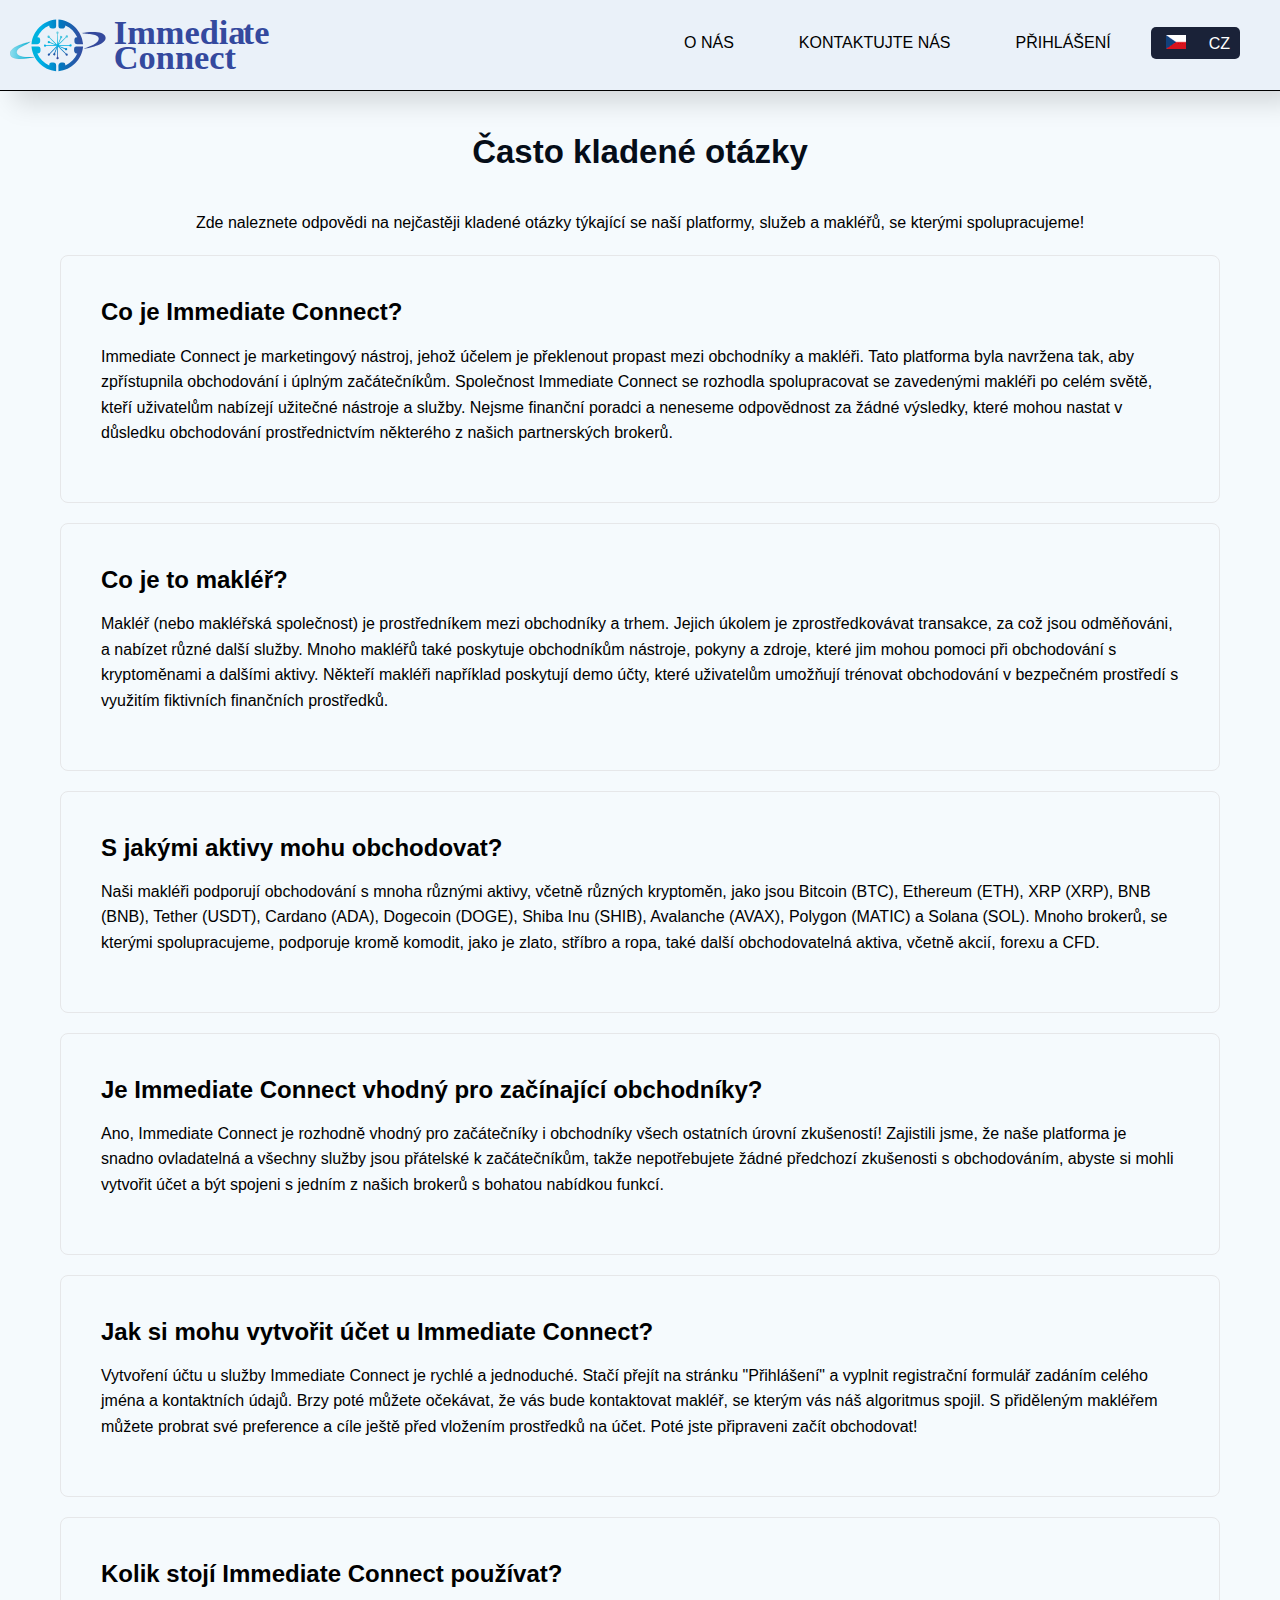
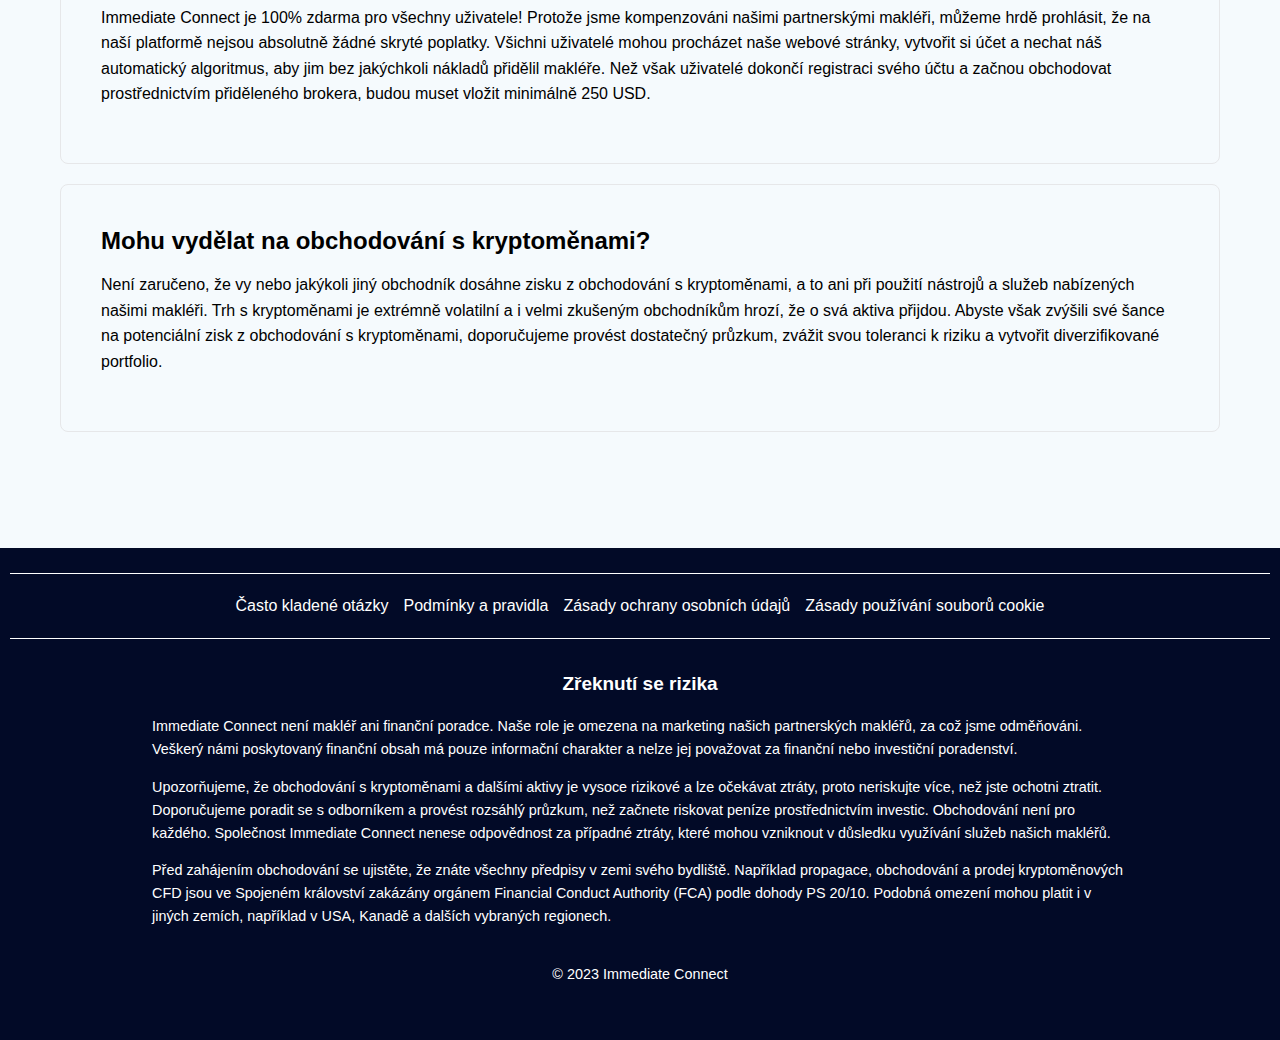
<file: faq/index.html>
<!DOCTYPE html>
<html lang="cs">
<head>
<meta name="isoCode" content="pl">
<meta charset="utf-8">
<meta http-equiv="X-UA-Compatible" content="IE=edge">
<meta name='robots' content='index, follow, max-image-preview:large, max-snippet:-1, max-video-preview:-1'/>
<meta name="viewport" content="width=device-width, initial-scale=1, shrink-to-fit=no">
<!-- Meta -->
<title>Často kladené otázky - Immediate Connect 2023</title>
<meta name="description" content="Zde naleznete odpovědi na nejčastěji kladené otázky týkající se naší platformy, služeb a makléřů, se kterými spolupracujeme!">
<!-- OG -->
<meta property="og:type" content="website">
<meta property="og:url" content="https://immediate-connect.app/cz/faq/">
<meta property="og:title" content="Často kladené otázky - Immediate Connect 2023">
<meta property="og:image" content="https://immediate-connect.app/assets/social-media/immediate-connect-app.png">
<meta property="og:description" content="Zde naleznete odpovědi na nejčastěji kladené otázky týkající se naší platformy, služeb a makléřů, se kterými spolupracujeme!">
<!-- Twitter -->
<meta name="twitter:card" content="summary_large_image">
<meta name="twitter:title" content="Často kladené otázky - Immediate Connect 2023">
<meta name="twitter:image" content="https://immediate-connect.app/assets/social-media/immediate-connect-app.png">
<meta name="twitter:description" content="Zde naleznete odpovědi na nejčastěji kladené otázky týkající se naší platformy, služeb a makléřů, se kterými spolupracujeme!">
<!-- Rel -->
<link rel="stylesheet" href="../min.css">
<link rel='canonical' href='index.html'>
<link rel='alternate' hreflang='x-default' href='https://immediate-connect.app/faq/'>
<link rel='alternate' hreflang='en' href='https://immediate-connect.app/faq/'>
<link rel='alternate' hreflang='cs' href='index.html'>
<link rel='alternate' hreflang='de' href='https://immediate-connect.app/de/faq/'>
<link rel='alternate' hreflang='da' href='https://immediate-connect.app/dk/faq/'>
<link rel='alternate' hreflang='es' href='https://immediate-connect.app/es/faq/'>
<link rel='alternate' hreflang='fi' href='https://immediate-connect.app/fi/faq/'>
<link rel='alternate' hreflang='fr' href='https://immediate-connect.app/fr/faq/'>
<link rel='alternate' hreflang='it' href='https://immediate-connect.app/it/faq/'>
<link rel='alternate' hreflang='ja' href='https://immediate-connect.app/jp/faq/'>
<link rel='alternate' hreflang='no' href='https://immediate-connect.app/no/faq/'>
<link rel='alternate' hreflang='pl' href='https://immediate-connect.app/pl/faq/'>
<link rel='alternate' hreflang='pt-pt' href='https://immediate-connect.app/pt/faq/'>
<link rel='alternate' hreflang='sv' href='https://immediate-connect.app/se/faq/'>
<link rel='alternate' hreflang='tr' href='https://immediate-connect.app/tr/faq/'>
<link rel='alternate' hreflang='hu' href='https://immediate-connect.app/hu/faq/'>
<link rel='alternate' hreflang='sk' href='https://immediate-connect.app/sk/faq/'>
<link rel='alternate' hreflang='sl' href='https://immediate-connect.app/sl/faq/'>
<!-- Fav -->
<link rel='shortcut icon' href='../favicon.ico'><!-- Matomo -->
<script type="text/javascript">
var _paq = window._paq = window._paq || [];
_paq.push(["disableCookies"]);
_paq.push(['trackPageView']);
_paq.push(['enableLinkTracking']);
(function() {
var u="//immediate-connect.app/";
_paq.push(["setTrackerUrl", u+"matomo/matomo.php"]);
_paq.push(["setSiteId", "46"]);
var d=document, g=d.createElement("script"), s=d.getElementsByTagName("script")[0];
g.type="text/javascript"; g.async=true; g.defer=true; g.src=u+"matomo/matomo.php"; s.parentNode.insertBefore(g,s);
})();
</script>
<!-- End Matomo Code --></head>
<body class="site-plain-page">
<input type="hidden" id="version_lang" value="cz">
<!-- Header -->
<header class="site-header" id="header" data-lang="">
<div class="_header-wrapper">
<a class="site-logo" href="../index.html">
<img id="logo" src="../logos/logo.svg" width="260px" height="57px" alt="Immediate Connect" />
</a>
<!-- Navigation -->
<input id="site-menu-toggle" type="checkbox" />
<label class='site-menu-trigger' for="site-menu-toggle"><div class='_line'></div><div class='_line'></div><div class='_line'></div></label>
<nav class="site-navigation" id="navigation">
<nav>
<ul>
<li class="_menu-item"><a href="../about/index.html">O nás</a></li>
<li class="_menu-item"><a href="../contacts/index.html">Kontaktujte nás</a></li>
<li class="_menu-item"><a href="../login/index.html">Přihlášení</a></li>
<li  class="_menu-language dropdown">
<div id="site-language" class="site-language">
<label for="site-language-toggle" class="site-language-toggle">
<span class="_language-icon">
<div class='iti__flag iti__cz'>
</div>
</span>CZ</label>
<div id="site-language-options" class="_language-options">
<a href='https://immediate-connect.app/faq/'><div class='iti__flag iti__en'></div>EN</a>
<a href='https://immediate-connect.app/de/faq/'><div class='iti__flag iti__de'></div>DE</a>
<a href='https://immediate-connect.app/dk/faq/'><div class='iti__flag iti__dk'></div>DK</a>
<a href='https://immediate-connect.app/es/faq/'><div class='iti__flag iti__es'></div>ES</a>
<a href='https://immediate-connect.app/fi/faq/'><div class='iti__flag iti__fi'></div>FI</a>
<a href='https://immediate-connect.app/fr/faq/'><div class='iti__flag iti__fr'></div>FR</a>
<a href='https://immediate-connect.app/it/faq/'><div class='iti__flag iti__it'></div>IT</a>
<a href='https://immediate-connect.app/jp/faq/'><div class='iti__flag iti__jp'></div>JP</a>
<a href='https://immediate-connect.app/no/faq/'><div class='iti__flag iti__no'></div>NO</a>
<a href='https://immediate-connect.app/pl/faq/'><div class='iti__flag iti__pl'></div>PL</a>
<a href='https://immediate-connect.app/pt/faq/'><div class='iti__flag iti__pt'></div>PT</a>
<a href='https://immediate-connect.app/se/faq/'><div class='iti__flag iti__se'></div>SE</a>
<a href='https://immediate-connect.app/tr/faq/'><div class='iti__flag iti__tr'></div>TR</a>
<a href='https://immediate-connect.app/hu/faq/'><div class='iti__flag iti__hu'></div>HU</a>
<a href='https://immediate-connect.app/sk/faq/'><div class='iti__flag iti__sk'></div>SK</a>
<a href='https://immediate-connect.app/sl/faq/'><div class='iti__flag iti__sl'></div>SL</a></div>
</div>
</li>
</ul>
</nav>
</div>
</header>
<script type="application/ld+json">
[
{
"@context": "http://schema.org",
"@type": "Organization",
"name": "Immediate Connect",
"url": "https://immediate-connect.app",
"logo": "https://immediate-connect.app/assets/logos/logo.svg"
},
{
"@context": "https://schema.org",
"@type": "BreadcrumbList",
"itemListElement": [{
"@type": "ListItem",
"position": 1,
"name": "Immediate Connect",
"item": "https://immediate-connect.app"
},
{
"@type": "ListItem",
"position": 2,
"name": "Často kladené otázky"
}
]
},
{
"@context": "https://schema.org",
"@type": "FAQPage",
"mainEntity": [{
"@type": "Question",
"name": "Co je Immediate Connect?",
"acceptedAnswer": {
"@type": "Answer",
"text": "Immediate Connect je marketingový nástroj, jehož účelem je překlenout propast mezi obchodníky a makléři. Tato platforma byla navržena tak, aby zpřístupnila obchodování i úplným začátečníkům. Společnost Immediate Connect se rozhodla spolupracovat se zavedenými makléři po celém světě, kteří uživatelům nabízejí užitečné nástroje a služby. Nejsme finanční poradci a neneseme odpovědnost za žádné výsledky, které mohou nastat v důsledku obchodování prostřednictvím některého z našich partnerských brokerů."
}
},{
"@type": "Question",
"name": "Co je to makléř?",
"acceptedAnswer": {
"@type": "Answer",
"text": "Makléř (nebo makléřská společnost) je prostředníkem mezi obchodníky a trhem. Jejich úkolem je zprostředkovávat transakce, za což jsou odměňováni, a nabízet různé další služby. Mnoho makléřů také poskytuje obchodníkům nástroje, pokyny a zdroje, které jim mohou pomoci při obchodování s kryptoměnami a dalšími aktivy. Někteří makléři například poskytují demo účty, které uživatelům umožňují trénovat obchodování v bezpečném prostředí s využitím fiktivních finančních prostředků."
}
},{
"@type": "Question",
"name": "S jakými aktivy mohu obchodovat?",
"acceptedAnswer": {
"@type": "Answer",
"text": "Naši makléři podporují obchodování s mnoha různými aktivy, včetně různých kryptoměn, jako jsou Bitcoin (BTC), Ethereum (ETH), XRP (XRP), BNB (BNB), Tether (USDT), Cardano (ADA), Dogecoin (DOGE), Shiba Inu (SHIB), Avalanche (AVAX), Polygon (MATIC) a Solana (SOL). Mnoho brokerů, se kterými spolupracujeme, podporuje kromě komodit, jako je zlato, stříbro a ropa, také další obchodovatelná aktiva, včetně akcií, forexu a CFD."
}
},{
"@type": "Question",
"name": "Je Immediate Connect vhodný pro začínající obchodníky?",
"acceptedAnswer": {
"@type": "Answer",
"text": "Ano, Immediate Connect je rozhodně vhodný pro začátečníky i obchodníky všech ostatních úrovní zkušeností! Zajistili jsme, že naše platforma je snadno ovladatelná a všechny služby jsou přátelské k začátečníkům, takže nepotřebujete žádné předchozí zkušenosti s obchodováním, abyste si mohli vytvořit účet a být spojeni s jedním z našich brokerů s bohatou nabídkou funkcí."
}
},{
"@type": "Question",
"name": "Jak si mohu vytvořit účet u Immediate Connect?",
"acceptedAnswer": {
"@type": "Answer",
"text": "Vytvoření účtu u služby Immediate Connect je rychlé a jednoduché. Stačí přejít na stránku "Přihlášení" a vyplnit registrační formulář zadáním celého jména a kontaktních údajů. Brzy poté můžete očekávat, že vás bude kontaktovat makléř, se kterým vás náš algoritmus spojil. S přiděleným makléřem můžete probrat své preference a cíle ještě před vložením prostředků na účet. Poté jste připraveni začít obchodovat!"
}
},{
"@type": "Question",
"name": "Kolik stojí Immediate Connect používat?",
"acceptedAnswer": {
"@type": "Answer",
"text": "Immediate Connect je 100% zdarma pro všechny uživatele! Protože jsme kompenzováni našimi partnerskými makléři, můžeme hrdě prohlásit, že na naší platformě nejsou absolutně žádné skryté poplatky. Všichni uživatelé mohou procházet naše webové stránky, vytvořit si účet a nechat náš automatický algoritmus, aby jim bez jakýchkoli nákladů přidělil makléře. Než však uživatelé dokončí registraci svého účtu a začnou obchodovat prostřednictvím přiděleného brokera, budou muset vložit minimálně 250 USD."
}
},{
"@type": "Question",
"name": "Mohu vydělat na obchodování s kryptoměnami?",
"acceptedAnswer": {
"@type": "Answer",
"text": "Není zaručeno, že vy nebo jakýkoli jiný obchodník dosáhne zisku z obchodování s kryptoměnami, a to ani při použití nástrojů a služeb nabízených našimi makléři. Trh s kryptoměnami je extrémně volatilní a i velmi zkušeným obchodníkům hrozí, že o svá aktiva přijdou. Abyste však zvýšili své šance na potenciální zisk z obchodování s kryptoměnami, doporučujeme provést dostatečný průzkum, zvážit svou toleranci k riziku a vytvořit diverzifikované portfolio."
}
}]
}
]
</script>
<div class="site-content-plain">

<div class="_heading text-center">
<h1>Často kladené otázky</h1>
<p>Zde naleznete odpovědi na nejčastěji kladené otázky týkající se naší platformy, služeb a makléřů, se kterými spolupracujeme!</p>
</div>

<div class="_item-panel">
<h2>Co je Immediate Connect?</h2>
<p>Immediate Connect je marketingový nástroj, jehož účelem je překlenout propast mezi obchodníky a makléři. Tato platforma byla navržena tak, aby zpřístupnila obchodování i úplným začátečníkům. Společnost Immediate Connect se rozhodla spolupracovat se zavedenými makléři po celém světě, kteří uživatelům nabízejí užitečné nástroje a služby. Nejsme finanční poradci a neneseme odpovědnost za žádné výsledky, které mohou nastat v důsledku obchodování prostřednictvím některého z našich partnerských brokerů.</p>
</div>

<div class="_item-panel">
<h2>Co je to makléř?</h2>
<p>Makléř (nebo makléřská společnost) je prostředníkem mezi obchodníky a trhem. Jejich úkolem je zprostředkovávat transakce, za což jsou odměňováni, a nabízet různé další služby. Mnoho makléřů také poskytuje obchodníkům nástroje, pokyny a zdroje, které jim mohou pomoci při obchodování s kryptoměnami a dalšími aktivy. Někteří makléři například poskytují demo účty, které uživatelům umožňují trénovat obchodování v bezpečném prostředí s využitím fiktivních finančních prostředků.</p>
</div>

<div class="_item-panel">
<h2>S jakými aktivy mohu obchodovat?</h2>
<p>Naši makléři podporují obchodování s mnoha různými aktivy, včetně různých kryptoměn, jako jsou Bitcoin (BTC), Ethereum (ETH), XRP (XRP), BNB (BNB), Tether (USDT), Cardano (ADA), Dogecoin (DOGE), Shiba Inu (SHIB), Avalanche (AVAX), Polygon (MATIC) a Solana (SOL). Mnoho brokerů, se kterými spolupracujeme, podporuje kromě komodit, jako je zlato, stříbro a ropa, také další obchodovatelná aktiva, včetně akcií, forexu a CFD.</p>
</div>

<div class="_item-panel">
<h2>Je Immediate Connect vhodný pro začínající obchodníky?</h2>
<p>Ano, Immediate Connect je rozhodně vhodný pro začátečníky i obchodníky všech ostatních úrovní zkušeností! Zajistili jsme, že naše platforma je snadno ovladatelná a všechny služby jsou přátelské k začátečníkům, takže nepotřebujete žádné předchozí zkušenosti s obchodováním, abyste si mohli vytvořit účet a být spojeni s jedním z našich brokerů s bohatou nabídkou funkcí.</p>
</div>

<div class="_item-panel">
<h2>Jak si mohu vytvořit účet u Immediate Connect?</h2>
<p>Vytvoření účtu u služby Immediate Connect je rychlé a jednoduché. Stačí přejít na stránku "Přihlášení" a vyplnit registrační formulář zadáním celého jména a kontaktních údajů. Brzy poté můžete očekávat, že vás bude kontaktovat makléř, se kterým vás náš algoritmus spojil. S přiděleným makléřem můžete probrat své preference a cíle ještě před vložením prostředků na účet. Poté jste připraveni začít obchodovat!</p>
</div>

<div class="_item-panel">
<h2>Kolik stojí Immediate Connect používat?</h2>
<p>Immediate Connect je 100% zdarma pro všechny uživatele! Protože jsme kompenzováni našimi partnerskými makléři, můžeme hrdě prohlásit, že na naší platformě nejsou absolutně žádné skryté poplatky. Všichni uživatelé mohou procházet naše webové stránky, vytvořit si účet a nechat náš automatický algoritmus, aby jim bez jakýchkoli nákladů přidělil makléře. Než však uživatelé dokončí registraci svého účtu a začnou obchodovat prostřednictvím přiděleného brokera, budou muset vložit minimálně 250 USD.</p>
</div>

<div class="_item-panel">
<h2>Mohu vydělat na obchodování s kryptoměnami?</h2>
<p>Není zaručeno, že vy nebo jakýkoli jiný obchodník dosáhne zisku z obchodování s kryptoměnami, a to ani při použití nástrojů a služeb nabízených našimi makléři. Trh s kryptoměnami je extrémně volatilní a i velmi zkušeným obchodníkům hrozí, že o svá aktiva přijdou. Abyste však zvýšili své šance na potenciální zisk z obchodování s kryptoměnami, doporučujeme provést dostatečný průzkum, zvážit svou toleranci k riziku a vytvořit diverzifikované portfolio.</p>
</div>

</div>
<footer id="site-footer" class="site-footer">
<div class="container max-width">
<div class="row _footer-disclaimer _footer-bar">
<div class="_footer-navigation space-bottom">
<nav>
<ul>
<li><a href="index.html">Často kladené otázky</a></li>
<li><a href="../terms/index.html">Podmínky a pravidla</a></li>
<li><a href="../privacy/index.html">Zásady ochrany osobních údajů</a></li>
<li><a href="../cookies/index.html">Zásady používání souborů cookie</a></li>
</ul>
</nav>
</div>
<div class="risk-container">
<h3>Zřeknutí se rizika</h3>
<p>Immediate Connect není makléř ani finanční poradce. Naše role je omezena na marketing našich partnerských makléřů, za což jsme odměňováni. Veškerý námi poskytovaný finanční obsah má pouze informační charakter a nelze jej považovat za finanční nebo investiční poradenství.</p>
<p>Upozorňujeme, že obchodování s kryptoměnami a dalšími aktivy je vysoce rizikové a lze očekávat ztráty, proto neriskujte více, než jste ochotni ztratit. Doporučujeme poradit se s odborníkem a provést rozsáhlý průzkum, než začnete riskovat peníze prostřednictvím investic. Obchodování není pro každého. Společnost Immediate Connect nenese odpovědnost za případné ztráty, které mohou vzniknout v důsledku využívání služeb našich makléřů.</p>
<p>Před zahájením obchodování se ujistěte, že znáte všechny předpisy v zemi svého bydliště. Například propagace, obchodování a prodej kryptoměnových CFD jsou ve Spojeném království zakázány orgánem Financial Conduct Authority (FCA) podle dohody PS 20/10. Podobná omezení mohou platit i v jiných zemích, například v USA, Kanadě a dalších vybraných regionech.</p>
</div>
<div class="text-center copy-footer">
<p>© 2023 Immediate Connect</p>
</div>
</div>
</div>
</footer>
<script type="text/javascript" src="../main.32d0f4314fcfb3825844.js"></script></body>
</html>
</file>
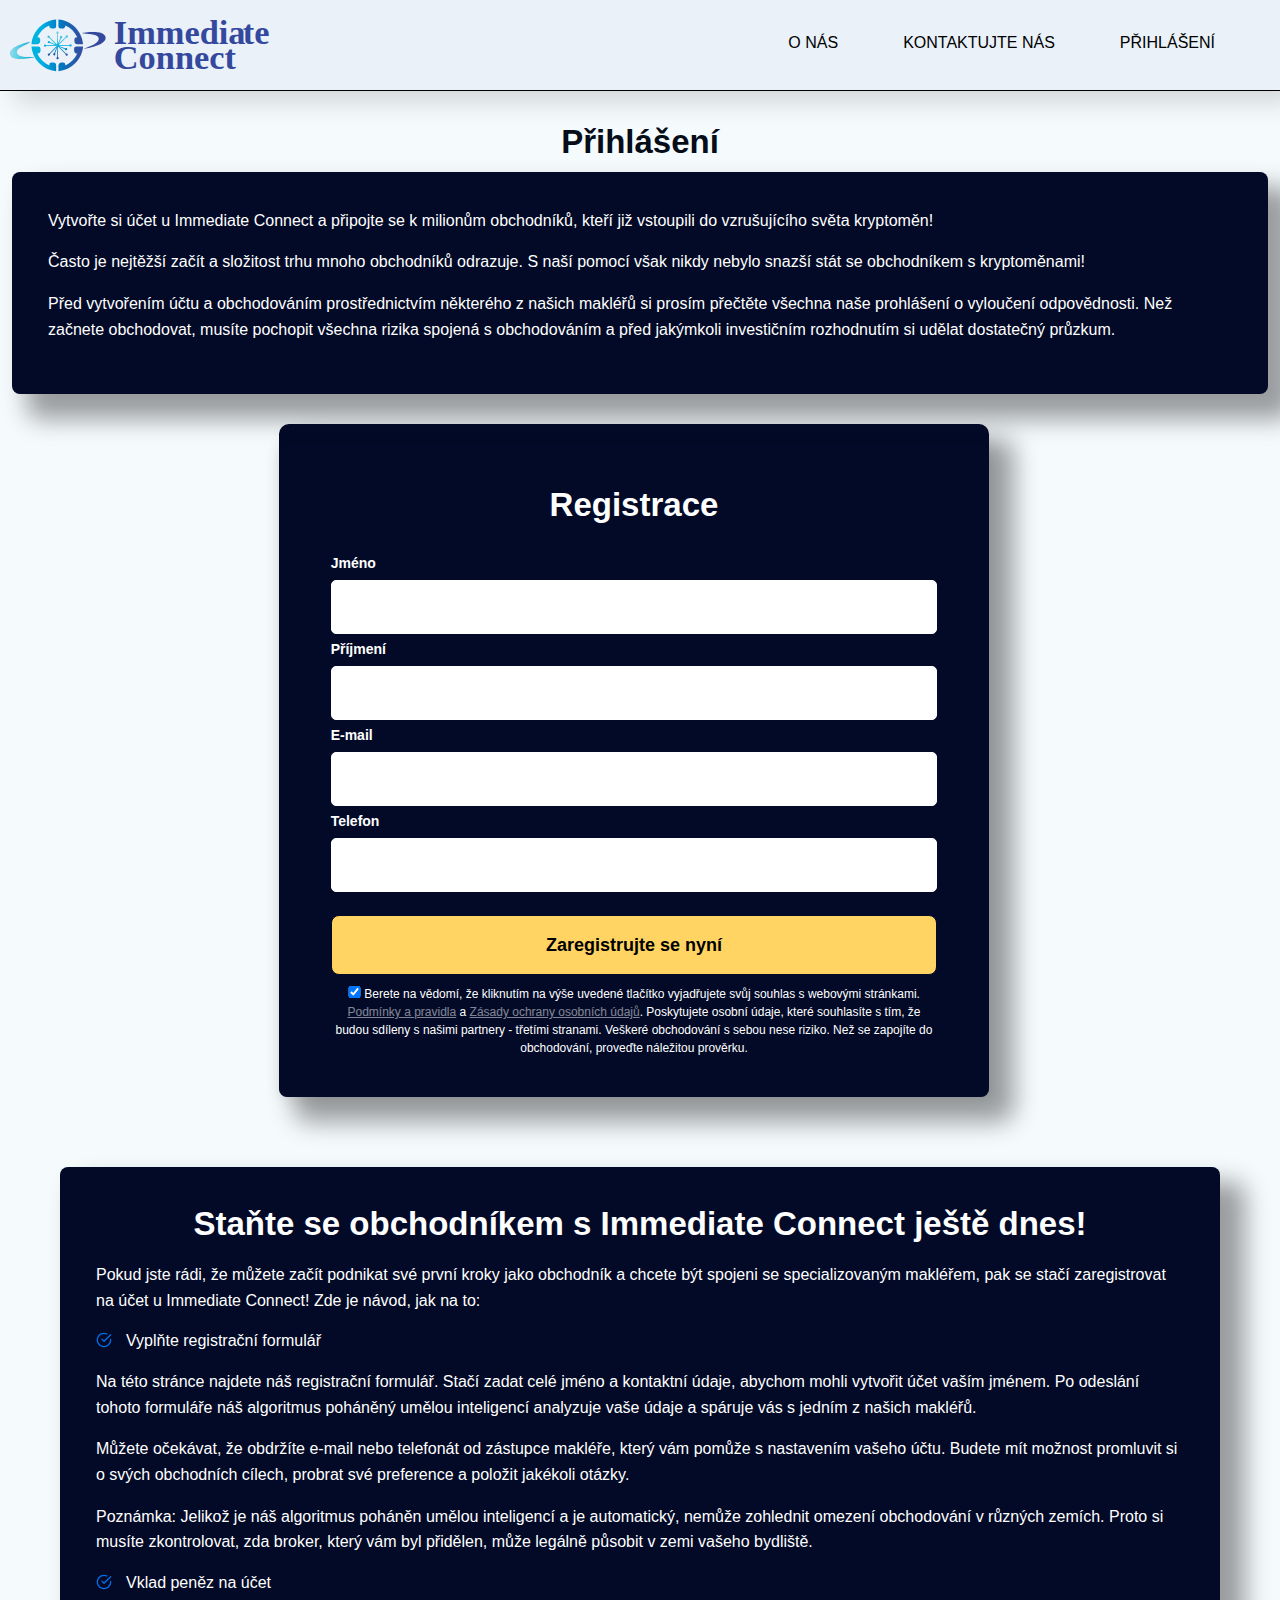
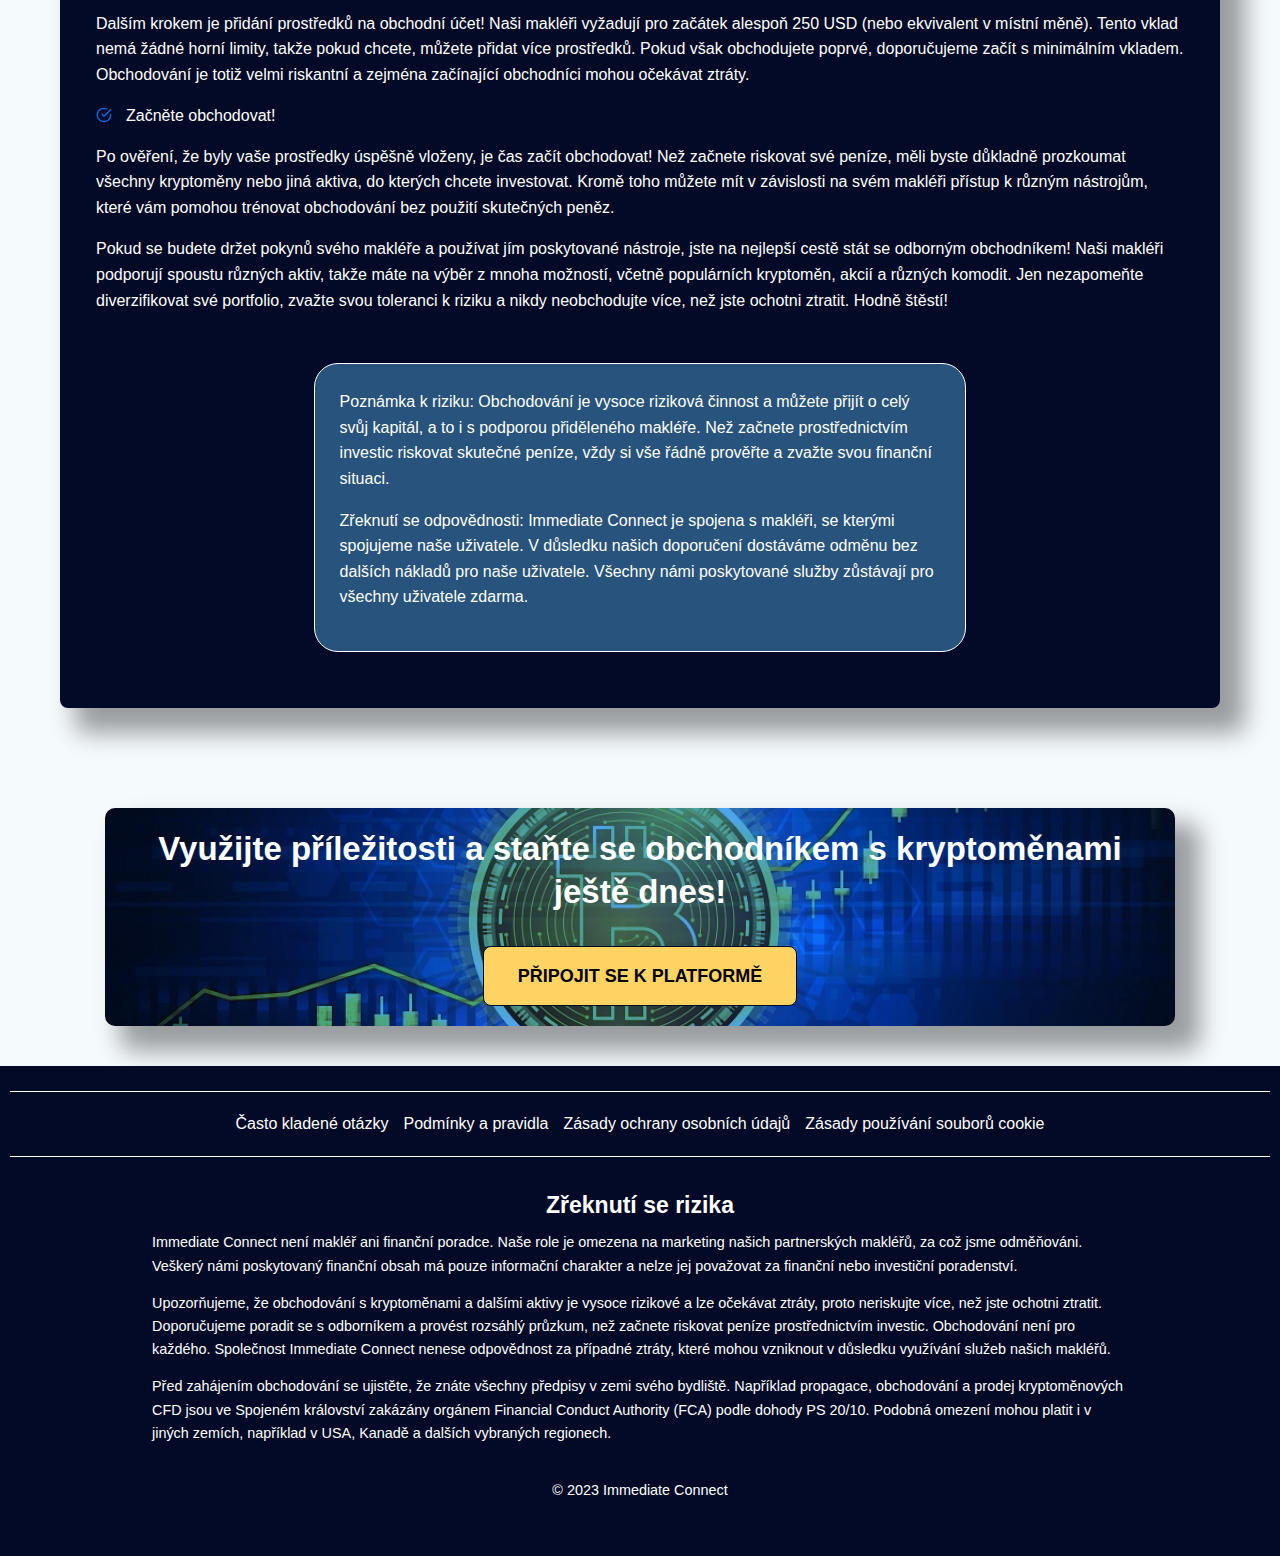
<file: login/index.html>
<!DOCTYPE html>
<html lang="cs">
<head>
    <meta name="isoCode" content="cz">
    <meta charset="utf-8">
    <meta http-equiv="X-UA-Compatible" content="IE=edge">
    <meta name='robots' content='index, follow, max-image-preview:large, max-snippet:-1, max-video-preview:-1'/>
    <meta name="viewport" content="width=device-width, initial-scale=1, shrink-to-fit=no">
    <!-- Meta -->
    <title>Přihlášení - Immediate Connect 2023</title>
    <meta name="description"
          content="Vytvořte si účet u Immediate Connect a připojte se k milionům obchodníků, kteří již vstoupili do vzrušujícího světa kryptoměn!">
    <!-- OG -->
    <meta property="og:type" content="website">
    <meta property="og:url" content="https://immediate-connect.app/cz/login/">
    <meta property="og:title" content="Přihlášení - Immediate Connect 2023">
    <meta property="og:image" content="https://immediate-connect.app/assets/social-media/immediate-connect-app.png">
    <meta property="og:description"
          content="Vytvořte si účet u Immediate Connect a připojte se k milionům obchodníků, kteří již vstoupili do vzrušujícího světa kryptoměn!">
    <!-- Twitter -->
    <meta name="twitter:card" content="summary_large_image">
    <meta name="twitter:title" content="Přihlášení - Immediate Connect 2023">
    <meta name="twitter:image" content="https://immediate-connect.app/assets/social-media/immediate-connect-app.png">
    <meta name="twitter:description"
          content="Vytvořte si účet u Immediate Connect a připojte se k milionům obchodníků, kteří již vstoupili do vzrušujícího světa kryptoměn!">
    <!-- Rel -->
    <link rel="stylesheet" href="../min.css">
    <link rel='canonical' href='index.html'>
    <link rel='alternate' hreflang='x-default' href='https://immediate-connect.app/login/'>
    <link rel='alternate' hreflang='en' href='https://immediate-connect.app/login/'>
    <link rel='alternate' hreflang='cs' href='index.html'>
    <link rel='alternate' hreflang='de' href='https://immediate-connect.app/de/login/'>
    <link rel='alternate' hreflang='da' href='https://immediate-connect.app/dk/login/'>
    <link rel='alternate' hreflang='es' href='https://immediate-connect.app/es/login/'>
    <link rel='alternate' hreflang='fi' href='https://immediate-connect.app/fi/login/'>
    <link rel='alternate' hreflang='fr' href='https://immediate-connect.app/fr/login/'>
    <link rel='alternate' hreflang='it' href='https://immediate-connect.app/it/login/'>
    <link rel='alternate' hreflang='ja' href='https://immediate-connect.app/jp/login/'>
    <link rel='alternate' hreflang='no' href='https://immediate-connect.app/no/login/'>
    <link rel='alternate' hreflang='pl' href='https://immediate-connect.app/pl/login/'>
    <link rel='alternate' hreflang='pt-pt' href='https://immediate-connect.app/pt/login/'>
    <link rel='alternate' hreflang='sv' href='https://immediate-connect.app/se/login/'>
    <link rel='alternate' hreflang='tr' href='https://immediate-connect.app/tr/login/'>
    <link rel='alternate' hreflang='hu' href='https://immediate-connect.app/hu/login/'>
    <link rel='alternate' hreflang='sk' href='https://immediate-connect.app/sk/login/'>
    <link rel='alternate' hreflang='sl' href='https://immediate-connect.app/sl/login/'>
    <!-- Fav -->
    <link rel='shortcut icon' href='../favicon.ico'><!-- Matomo -->
    <script type="text/javascript">
        var _paq = window._paq = window._paq || [];
        _paq.push(["disableCookies"]);
        _paq.push(['trackPageView']);
        _paq.push(['enableLinkTracking']);
        (function () {
            var u = "//immediate-connect.app/";
            _paq.push(["setTrackerUrl", u + "matomo/matomo.php"]);
            _paq.push(["setSiteId", "46"]);
            var d = document, g = d.createElement("script"), s = d.getElementsByTagName("script")[0];
            g.type = "text/javascript";
            g.async = true;
            g.defer = true;
            g.src = u + "matomo/matomo.php";
            s.parentNode.insertBefore(g, s);
        })();
    </script>
    <!-- End Matomo Code --></head>
<body>
<input type="hidden" id="version_lang" value="cz">
<!-- Header -->
<header class="site-header" id="header" data-lang="">
    <div class="_header-wrapper">
        <a class="site-logo" href="../index.html">
            <img id="logo" src="../logos/logo.svg" width="260px" height="57px" alt="Immediate Connect"/>
        </a>
        <!-- Navigation -->
        <input id="site-menu-toggle" type="checkbox"/>
        <label class='site-menu-trigger' for="site-menu-toggle">
            <div class='_line'></div>
            <div class='_line'></div>
            <div class='_line'></div>
        </label>
        <nav class="site-navigation" id="navigation">
            <nav>
                <ul>
                    <li class="_menu-item"><a href="../about/index.html">O nás</a></li>
                    <li class="_menu-item"><a href="../contacts/index.html">Kontaktujte nás</a></li>
                    <li class="_menu-item"><a href="index.html">Přihlášení</a></li>
                </ul>
            </nav>
        </nav>
    </div>
</header>
<script type="application/ld+json">
    [
        {
            "@context": "http://schema.org",
            "@type": "Organization",
            "name": "Immediate Connect",
            "url": "https://preview.immediate-edge.io",
            "logo": "https://preview.immediate-edge.io/assets/logos/logo.svg"
        },
        {
            "@context": "https://schema.org",
            "@type": "BreadcrumbList",
            "itemListElement": [
                {
                    "@type": "ListItem",
                    "position": 1,
                    "name": "Immediate Connect",
                    "item": "https://immediate-connect.app"
                },
                {
                    "@type": "ListItem",
                    "position": 2,
                    "name": "Přihlášení"
                }
            ]
        }
    ]
</script>
<section class="section-hero-login" id="hero">
    <div class="container _item text-black">
        <h1>Přihlášení</h1>
        <div class="container _item text-white fn-tile">
            <p>Vytvořte si účet u Immediate Connect a připojte se k milionům obchodníků, kteří již vstoupili do
                vzrušujícího světa kryptoměn!</p>
            <p>Často je nejtěžší začít a složitost trhu mnoho obchodníků odrazuje. S naší pomocí však nikdy nebylo
                snazší stát se obchodníkem s kryptoměnami!</p>
            <p>Před vytvořením účtu a obchodováním prostřednictvím některého z našich makléřů si prosím přečtěte všechna
                naše prohlášení o vyloučení odpovědnosti. Než začnete obchodovat, musíte pochopit všechna rizika spojená
                s obchodováním a před jakýmkoli investičním rozhodnutím si udělat dostatečný průzkum.</p>
        </div>
        <div class="row _form loginForms">
            <!-- Login Panel -->
            <div class="_panel-login col-lg-7 pe-lg-4">

                <div class="formLoginContent separatedContent">
                    <div class="formContent fn--v2">
                        <h3 class="h2 text-white">Registrace</h3>
                        <div class="alert alert-danger mb-2 mt-3 d-none" role="alert">
                        </div>
                        <form class="dr-form row register_form">
                            <div class="form-field">
                                <label for="firstName"><span class="_label-value">Jméno</span></label>
                                <input oninput="validateFirstName(this)" required="" id="firstName" type="text"
                                       maxlength="256"
                                       name="first_name" class="form__input first-name homeTopFormInput">
                                <div class="error f-name" data-error-status="inactive" data-for-error="first_name">Vaše
                                    křestní jméno je příliš krátké (alespoň 2 znaky)
                                </div>
                            </div>
                            <div class="form-field">
                                <label for="fnLastName"><span class="_label-value">Příjmení</span></label>
                                <input oninput="validateLastName(this)" required="" id="fnLastName" type="text"
                                       maxlength="256"
                                       name="last_name" class="form__input last-name homeTopFormInput">
                                <div class="error l-name" data-error-status="inactive" data-for-error="last_name">Vaše
                                    příjmení je příliš krátké (alespoň 2 znaky)
                                </div>
                            </div>
                            <div class="form-field">
                                <label for="fnEmail"><span class="_label-value">E-mail</span></label>
                                <input oninput="validateEmail(this)" required="" id="fnEmail" type="email"
                                       maxlength="256"
                                       name="email" class="form__input email homeTopFormInput">
                                <div class="error email" data-error-status="inactive" data-for-error="email">Zadejte
                                    prosím
                                    svou skutečnou e-mailovou adresu (příklad@email.com)
                                </div>
                            </div>
                            <div class="form-field">
                                <label for="fnPhone"><span class="_label-value">Telefon</span></label>
                                <input maxlength="9" oninput="validatePhone(this)" type="tel" required="" id="fnPhone"
                                       class="form__input phone homeTopFormInput" name="phone">
                                <div class="tel error" data-error-status="inactive" data-for-error="phone">
                                    0123456789
                                </div>
                            </div>

                            <input class="area_code" name="FunnelRegistrationForm[area_code]" type="hidden">

                            <div class="col-lg-12">
                                <button type="submit"
                                        class="main-form-btn btn_register primaryButton btn btn-primary w-100 d-block">
                                    <div class="iconLoading d-none">
                                        <div class="lds-ellipsis">
                                            <div></div>
                                            <div></div>
                                            <div></div>
                                            <div></div>
                                        </div>
                                    </div>
                                    <span>Zaregistrujte se nyní</span>
                                </button>
                            </div>
                            <div class="form_bottom text-white">
                                <label><input class="check" type="checkbox" required checked> Berete na vědomí, že
                                    kliknutím na výše uvedené tlačítko vyjadřujete svůj souhlas s webovými stránkami. <a
                                            href="../terms/index.html">Podmínky a pravidla</a> a <a
                                            href="../privacy/index.html">Zásady ochrany osobních údajů</a>. Poskytujete
                                    osobní údaje, které souhlasíte s tím, že budou sdíleny s našimi partnery - třetími
                                    stranami. Veškeré obchodování s sebou nese riziko. Než se zapojíte do obchodování,
                                    proveďte náležitou prověrku.</label>
                            </div>
                            <style>
                                .section-hero-login ._panel-login .formContent {
                                    position: relative;
                                }

                                .section-hero-login .loginForms {
                                    justify-content: center;
                                }

                                .formContent label[for] {
                                    display: block;
                                    margin-bottom: 5px;
                                    text-align: left;
                                }

                                .main-form {
                                    position: relative;
                                }

                                .iti__selected-flag {
                                    pointer-events: none;
                                }

                                .formContent .homeTopFormInput {
                                    margin-bottom: 3px !important;
                                }

                                .error {
                                    width: 100%;
                                    font-weight: 400;
                                    margin-bottom: 10px;
                                    padding: 5px;
                                    color: #fff;
                                    background-color: #eb162b;
                                    font-size: 12px;
                                    display: none;
                                }

                                .loader-sub {
                                    position: absolute;
                                    height: 100%;
                                    width: 100%;
                                    top: 0;
                                    left: 0;
                                    background: #0006;
                                    color: #fff;
                                    display: flex;
                                    align-items: center;
                                    justify-content: center;
                                    text-align: center;
                                    flex-direction: column;
                                    display: none;
                                }
                            </style>
                            <script>
                                const displayError = (errorElement, message) => {
                                    // errorElement.textContent = message;
                                    errorElement.style.display = 'block';
                                };

                                const hideError = (errorElement) => {
                                    // errorElement.textContent = '';
                                    errorElement.style.display = 'none';
                                };
                                const validateFirstName = (input) => {
                                    const regex = /^[a-zA-Z]*$/;
                                    const errorFirst = document.querySelector('.error.f-name');

                                    if (!regex.test(input.value)) {
                                        displayError(errorFirst);
                                        input.value = input.value.replace(/[^a-zA-Z]/g, '');
                                    } else {
                                        hideError(errorFirst);
                                    }
                                };

                                const validateLastName = (input) => {
                                    const regex = /^[a-zA-Z]*$/;
                                    const errorLast = document.querySelector('.error.l-name');

                                    if (!regex.test(input.value)) {
                                        displayError(errorLast,);
                                        input.value = input.value.replace(/[^a-zA-Z]/g, '');
                                    } else {
                                        hideError(errorLast);
                                    }
                                };

                                const validateEmail = (input) => {
                                    const regex = /^[a-zA-Z0-9._-]+@[a-zA-Z0-9.-]+\.[a-zA-Z]{2,4}$/;
                                    const errorEmail = document.querySelector('.error.email');

                                    if (!regex.test(input.value)) {
                                        displayError(errorEmail);
                                    } else {
                                        hideError(errorEmail);
                                    }
                                };

                                const validatePhone = (input) => {
                                    const regex = /^\d{9,}$/;
                                    const errorPhone = document.querySelector('.tel.error');

                                    if (!regex.test(input.value)) {
                                        displayError(errorPhone);
                                    } else {
                                        hideError(errorPhone);
                                    }
                                };

                            </script>
                        </form>
                        <div class="loader-sub" id="loader-sub">
                            Děkujeme za vyplnění
                            <br>
                            kontaktního formuláře,
                            <br>
                            vaše údaje
                            <br>
                            budou zpracovány do <span id="countdown">2</span> sekund.
                        </div>
                    </div>
                </div>
            </div>
        </div>

    </div>
</section>
</div>
</div>
</section >
<section class="site-content-plain">
    <div class="container _item text-white fn-tile">
        <h2 class="text-white text-center">Staňte se obchodníkem s Immediate Connect ještě dnes!</h2>
        <p>Pokud jste rádi, že můžete začít podnikat své první kroky jako obchodník a chcete být spojeni se
            specializovaným makléřem, pak se stačí zaregistrovat na účet u Immediate Connect! Zde je návod, jak na
            to:</p>
        <ul class="text-white">
            <li>Vyplňte registrační formulář</li>
        </ul>
        <p>Na této stránce najdete náš registrační formulář. Stačí zadat celé jméno a kontaktní údaje, abychom mohli
            vytvořit účet vaším jménem. Po odeslání tohoto formuláře náš algoritmus poháněný umělou inteligencí
            analyzuje vaše údaje a spáruje vás s jedním z našich makléřů.</p>
        <p>Můžete očekávat, že obdržíte e-mail nebo telefonát od zástupce makléře, který vám pomůže s nastavením vašeho
            účtu. Budete mít možnost promluvit si o svých obchodních cílech, probrat své preference a položit jakékoli
            otázky.</p>
        <p>Poznámka: Jelikož je náš algoritmus poháněn umělou inteligencí a je automatický, nemůže zohlednit omezení
            obchodování v různých zemích. Proto si musíte zkontrolovat, zda broker, který vám byl přidělen, může legálně
            působit v zemi vašeho bydliště.</p>
        <ul class="text-white">
            <li>Vklad peněz na účet</li>
        </ul>
        <p>Dalším krokem je přidání prostředků na obchodní účet! Naši makléři vyžadují pro začátek alespoň 250 USD (nebo
            ekvivalent v místní měně). Tento vklad nemá žádné horní limity, takže pokud chcete, můžete přidat více
            prostředků. Pokud však obchodujete poprvé, doporučujeme začít s minimálním vkladem. Obchodování je totiž
            velmi riskantní a zejména začínající obchodníci mohou očekávat ztráty.</p>
        <ul class="text-white">
            <li>Začněte obchodovat!</li>
        </ul>
        <p>Po ověření, že byly vaše prostředky úspěšně vloženy, je čas začít obchodovat! Než začnete riskovat své
            peníze, měli byste důkladně prozkoumat všechny kryptoměny nebo jiná aktiva, do kterých chcete investovat.
            Kromě toho můžete mít v závislosti na svém makléři přístup k různým nástrojům, které vám pomohou trénovat
            obchodování bez použití skutečných peněz.</p>
        <p>Pokud se budete držet pokynů svého makléře a používat jím poskytované nástroje, jste na nejlepší cestě stát
            se odborným obchodníkem! Naši makléři podporují spoustu různých aktiv, takže máte na výběr z mnoha možností,
            včetně populárních kryptoměn, akcií a různých komodit. Jen nezapomeňte diverzifikovat své portfolio, zvažte
            svou toleranci k riziku a nikdy neobchodujte více, než jste ochotni ztratit. Hodně štěstí!</p>
        <div class="disclaimer text-white">
            <p>Poznámka k riziku: Obchodování je vysoce riziková činnost a můžete přijít o celý svůj kapitál, a to i s
                podporou přiděleného makléře. Než začnete prostřednictvím investic riskovat skutečné peníze, vždy si vše
                řádně prověřte a zvažte svou finanční situaci.</p>
            <p>Zřeknutí se odpovědnosti: Immediate Connect je spojena s makléři, se kterými spojujeme naše uživatele. V
                důsledku našich doporučení dostáváme odměnu bez dalších nákladů pro naše uživatele. Všechny námi
                poskytované služby zůstávají pro všechny uživatele zdarma.</p>
        </div>
    </div>
</section>

<!-- CTA -->
<div class="section-cta-box container">
    <p class="h2">Využijte příležitosti a staňte se obchodníkem s kryptoměnami ještě dnes!</p>
    <a class="btn btn-primary" href="index.html">PŘIPOJIT SE K PLATFORMĚ</a>
</div>
<!-- -->
<div class="popupBox">
    <h3>Přihlášení se nezdařilo!</h3>
    <p>Zkuste to prosím znovu, pokud to stále nefunguje, kontaktujte podporu nebo si založte nový účet.</p>
    <button>OK</button>
</div>
<footer id="site-footer" class="site-footer">
    <div class="container max-width">
        <div class="row _footer-disclaimer _footer-bar">
            <div class="_footer-navigation space-bottom">
                <nav>
                    <ul>
                        <li><a href="../faq/index.html">Často kladené otázky</a></li>
                        <li><a href="../terms/index.html">Podmínky a pravidla</a></li>
                        <li><a href="../privacy/index.html">Zásady ochrany osobních údajů</a></li>
                        <li><a href="../cookies/index.html">Zásady používání souborů cookie</a></li>
                    </ul>
                </nav>
            </div>
            <div class="risk-container">
                <h3>Zřeknutí se rizika</h3>
                <p>Immediate Connect není makléř ani finanční poradce. Naše role je omezena na marketing našich
                    partnerských makléřů, za což jsme odměňováni. Veškerý námi poskytovaný finanční obsah má pouze
                    informační charakter a nelze jej považovat za finanční nebo investiční poradenství.</p>
                <p>Upozorňujeme, že obchodování s kryptoměnami a dalšími aktivy je vysoce rizikové a lze očekávat
                    ztráty, proto neriskujte více, než jste ochotni ztratit. Doporučujeme poradit se s odborníkem a
                    provést rozsáhlý průzkum, než začnete riskovat peníze prostřednictvím investic. Obchodování není pro
                    každého. Společnost Immediate Connect nenese odpovědnost za případné ztráty, které mohou vzniknout v
                    důsledku využívání služeb našich makléřů.</p>
                <p>Před zahájením obchodování se ujistěte, že znáte všechny předpisy v zemi svého bydliště. Například
                    propagace, obchodování a prodej kryptoměnových CFD jsou ve Spojeném království zakázány orgánem
                    Financial Conduct Authority (FCA) podle dohody PS 20/10. Podobná omezení mohou platit i v jiných
                    zemích, například v USA, Kanadě a dalších vybraných regionech.</p>
            </div>
            <div class="text-center copy-footer">
                <p>© 2023 Immediate Connect</p>
            </div>
        </div>
    </div>
</footer>
<script type="text/javascript" src="../main.32d0f4314fcfb3825844.js"></script>
<script type="text/javascript" src="../send.js"></script>
</body>
</html>
</file>
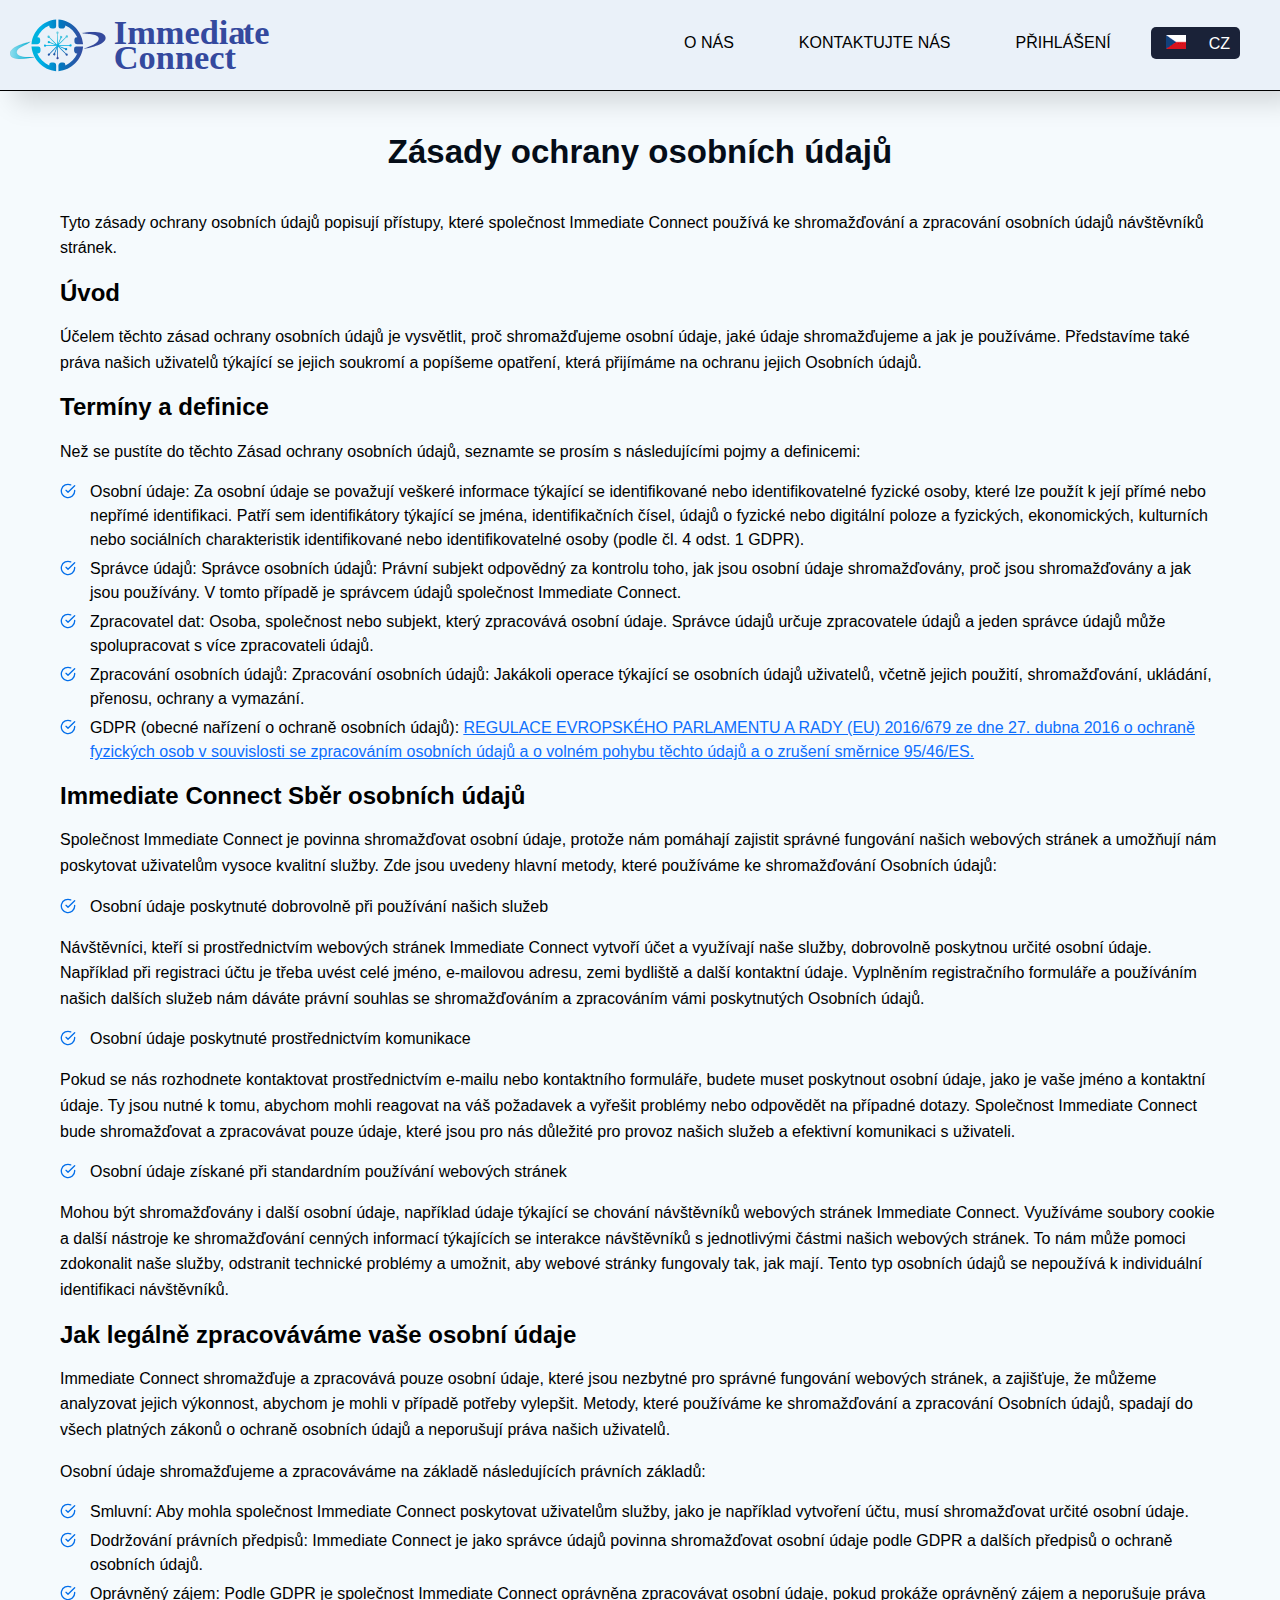
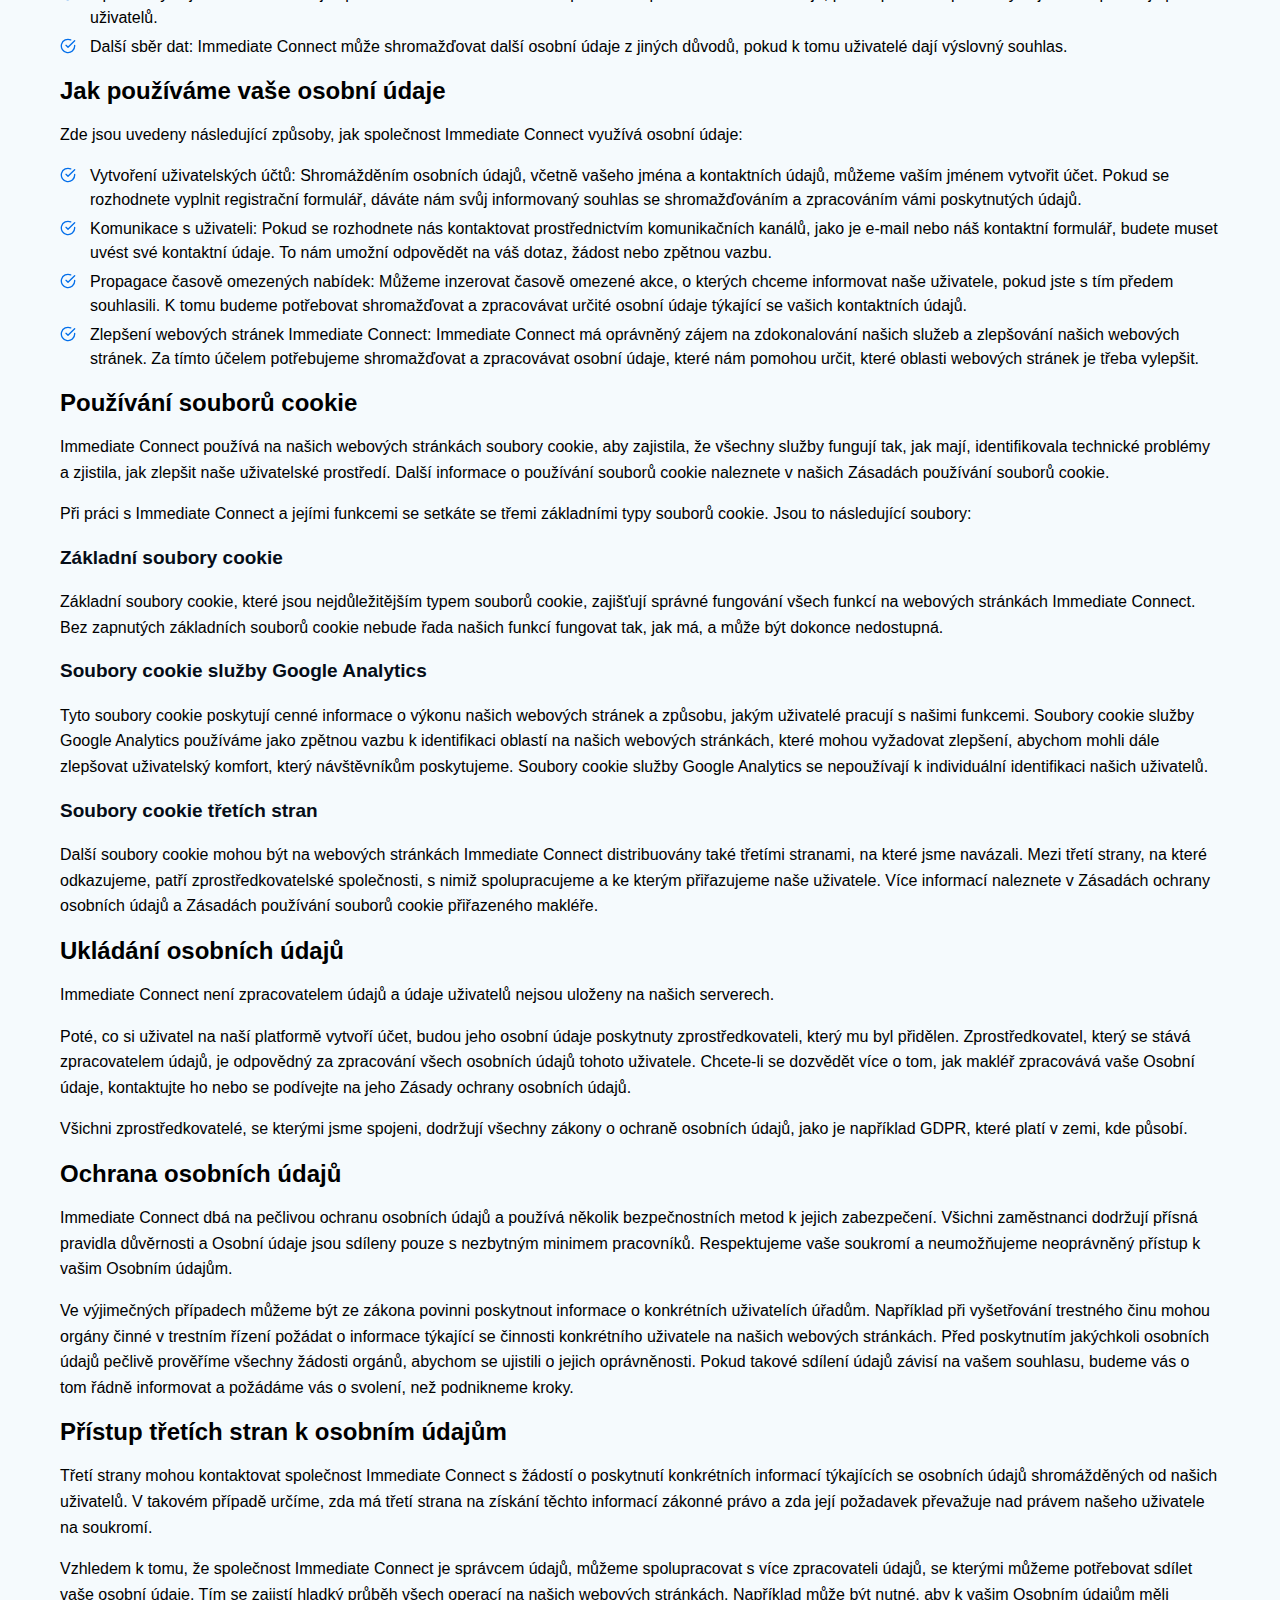
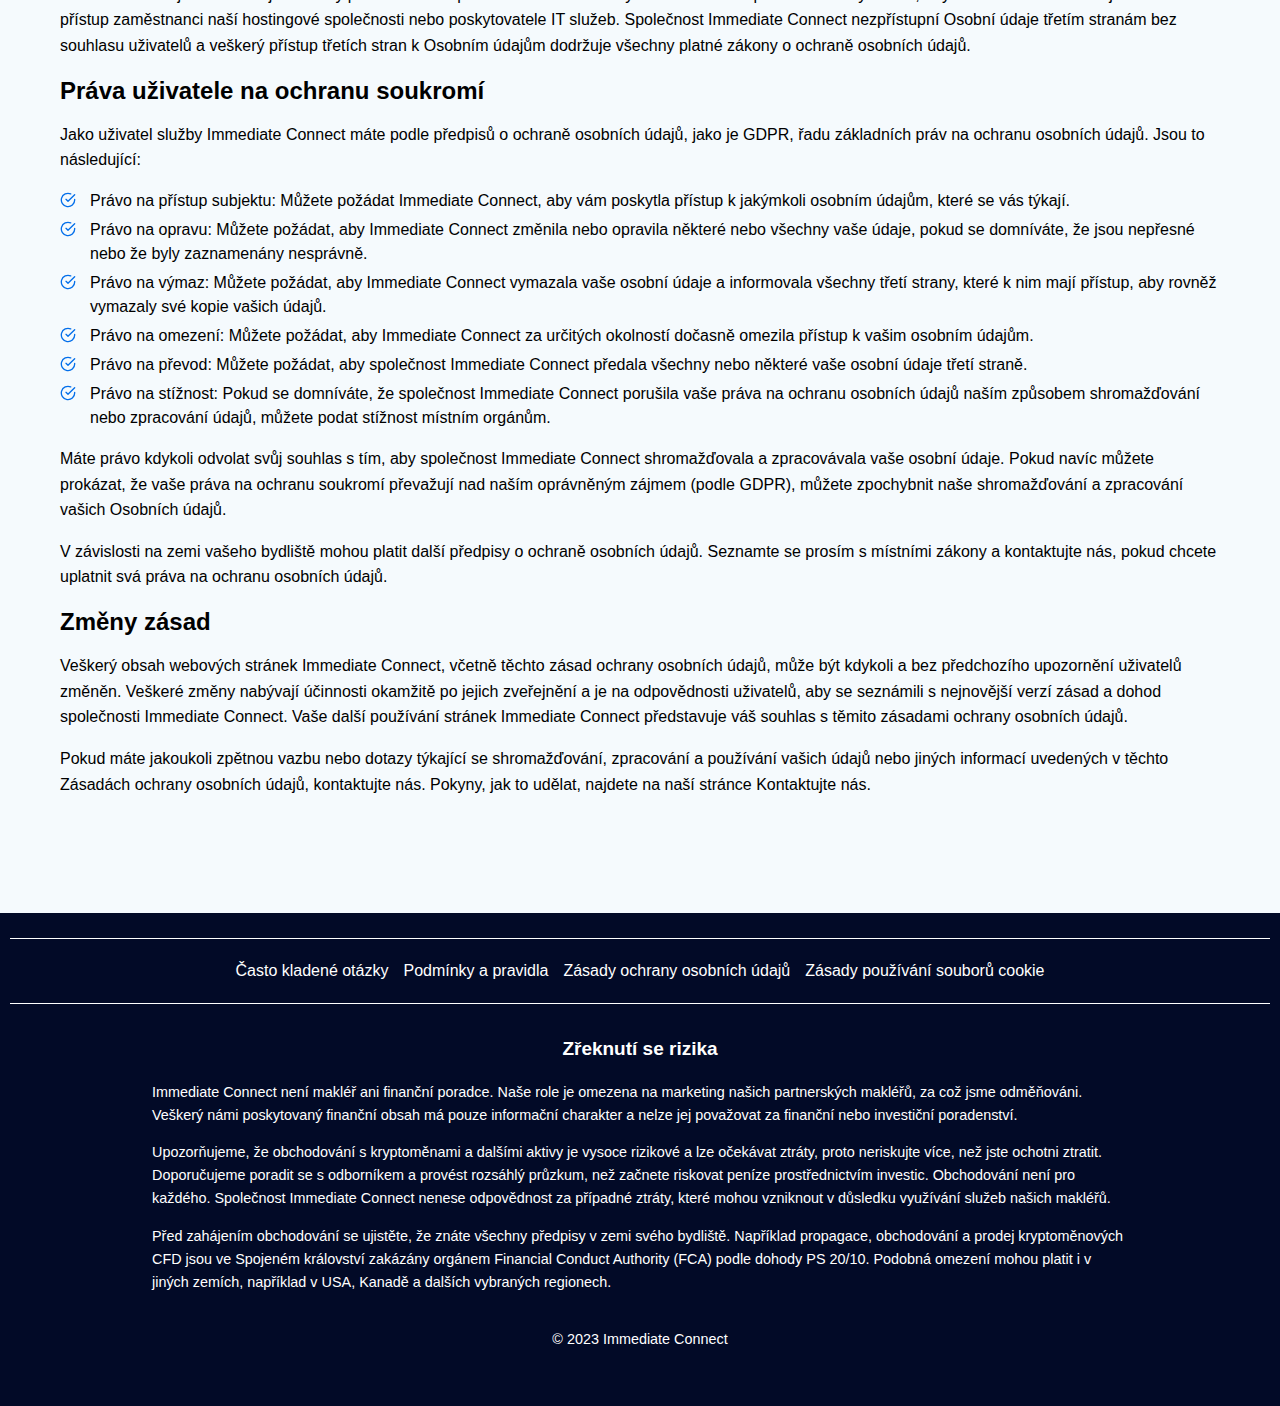
<file: privacy/index.html>
<!DOCTYPE html>
<html lang="cs">
<head>
<meta name="isoCode" content="pl">
<meta charset="utf-8">
<meta http-equiv="X-UA-Compatible" content="IE=edge">
<meta name='robots' content='noindex, nofollow, max-image-preview:large, max-snippet:-1, max-video-preview:-1'/>
<meta name="viewport" content="width=device-width, initial-scale=1, shrink-to-fit=no">
<!-- Meta -->
<title>Zásady ochrany osobních údajů - Immediate Connect 2023</title>
<meta name="description" content="Tyto zásady ochrany osobních údajů popisují přístupy, které společnost Immediate Connect používá ke shromažďování a zpracování osobních údajů návštěvníků stránek.">
<!-- OG -->
<meta property="og:type" content="website">
<meta property="og:url" content="https://immediate-connect.app/cz/privacy/">
<meta property="og:title" content="Zásady ochrany osobních údajů - Immediate Connect 2023">
<meta property="og:image" content="https://immediate-connect.app/assets/social-media/immediate-connect-app.png">
<meta property="og:description" content="Tyto zásady ochrany osobních údajů popisují přístupy, které společnost Immediate Connect používá ke shromažďování a zpracování osobních údajů návštěvníků stránek.">
<!-- Twitter -->
<meta name="twitter:card" content="summary_large_image">
<meta name="twitter:title" content="Zásady ochrany osobních údajů - Immediate Connect 2023">
<meta name="twitter:image" content="https://immediate-connect.app/assets/social-media/immediate-connect-app.png">
<meta name="twitter:description" content="Tyto zásady ochrany osobních údajů popisují přístupy, které společnost Immediate Connect používá ke shromažďování a zpracování osobních údajů návštěvníků stránek.">
<!-- Rel -->
<link rel="stylesheet" href="../min.css">
<link rel='canonical' href='index.html'>
<link rel='alternate' hreflang='x-default' href='https://immediate-connect.app/privacy/'>
<link rel='alternate' hreflang='en' href='https://immediate-connect.app/privacy/'>
<link rel='alternate' hreflang='cs' href='index.html'>
<link rel='alternate' hreflang='de' href='https://immediate-connect.app/de/privacy/'>
<link rel='alternate' hreflang='da' href='https://immediate-connect.app/dk/privacy/'>
<link rel='alternate' hreflang='es' href='https://immediate-connect.app/es/privacy/'>
<link rel='alternate' hreflang='fi' href='https://immediate-connect.app/fi/privacy/'>
<link rel='alternate' hreflang='fr' href='https://immediate-connect.app/fr/privacy/'>
<link rel='alternate' hreflang='it' href='https://immediate-connect.app/it/privacy/'>
<link rel='alternate' hreflang='ja' href='https://immediate-connect.app/jp/privacy/'>
<link rel='alternate' hreflang='no' href='https://immediate-connect.app/no/privacy/'>
<link rel='alternate' hreflang='pl' href='https://immediate-connect.app/pl/privacy/'>
<link rel='alternate' hreflang='pt-pt' href='https://immediate-connect.app/pt/privacy/'>
<link rel='alternate' hreflang='sv' href='https://immediate-connect.app/se/privacy/'>
<link rel='alternate' hreflang='tr' href='https://immediate-connect.app/tr/privacy/'>
<link rel='alternate' hreflang='hu' href='https://immediate-connect.app/hu/privacy/'>
<link rel='alternate' hreflang='sk' href='https://immediate-connect.app/sk/privacy/'>
<link rel='alternate' hreflang='sl' href='https://immediate-connect.app/sl/privacy/'>
<!-- Fav -->
<link rel='shortcut icon' href='../favicon.ico'><!-- Matomo -->
<script type="text/javascript">
var _paq = window._paq = window._paq || [];
_paq.push(["disableCookies"]);
_paq.push(['trackPageView']);
_paq.push(['enableLinkTracking']);
(function() {
var u="//immediate-connect.app/";
_paq.push(["setTrackerUrl", u+"matomo/matomo.php"]);
_paq.push(["setSiteId", "46"]);
var d=document, g=d.createElement("script"), s=d.getElementsByTagName("script")[0];
g.type="text/javascript"; g.async=true; g.defer=true; g.src=u+"matomo/matomo.php"; s.parentNode.insertBefore(g,s);
})();
</script>
<!-- End Matomo Code --></head>
<body class="site-plain-page">
<input type="hidden" id="version_lang" value="cz">
<!-- Header -->
<header class="site-header" id="header" data-lang="">
<div class="_header-wrapper">
<a class="site-logo" href="../index.html">
<img id="logo" src="../logos/logo.svg" width="260px" height="57px" alt="Immediate Connect" />
</a>
<!-- Navigation -->
<input id="site-menu-toggle" type="checkbox" />
<label class='site-menu-trigger' for="site-menu-toggle"><div class='_line'></div><div class='_line'></div><div class='_line'></div></label>
<nav class="site-navigation" id="navigation">
<nav>
<ul>
<li class="_menu-item"><a href="../about/index.html">O nás</a></li>
<li class="_menu-item"><a href="../contacts/index.html">Kontaktujte nás</a></li>
<li class="_menu-item"><a href="../login/index.html">Přihlášení</a></li>
<li  class="_menu-language dropdown">
<div id="site-language" class="site-language">
<label for="site-language-toggle" class="site-language-toggle">
<span class="_language-icon">
<div class='iti__flag iti__cz'>
</div>
</span>CZ</label>
<div id="site-language-options" class="_language-options">
<a href='https://immediate-connect.app/privacy/'><div class='iti__flag iti__en'></div>EN</a>
<a href='https://immediate-connect.app/de/privacy/'><div class='iti__flag iti__de'></div>DE</a>
<a href='https://immediate-connect.app/dk/privacy/'><div class='iti__flag iti__dk'></div>DK</a>
<a href='https://immediate-connect.app/es/privacy/'><div class='iti__flag iti__es'></div>ES</a>
<a href='https://immediate-connect.app/fi/privacy/'><div class='iti__flag iti__fi'></div>FI</a>
<a href='https://immediate-connect.app/fr/privacy/'><div class='iti__flag iti__fr'></div>FR</a>
<a href='https://immediate-connect.app/it/privacy/'><div class='iti__flag iti__it'></div>IT</a>
<a href='https://immediate-connect.app/jp/privacy/'><div class='iti__flag iti__jp'></div>JP</a>
<a href='https://immediate-connect.app/no/privacy/'><div class='iti__flag iti__no'></div>NO</a>
<a href='https://immediate-connect.app/pl/privacy/'><div class='iti__flag iti__pl'></div>PL</a>
<a href='https://immediate-connect.app/pt/privacy/'><div class='iti__flag iti__pt'></div>PT</a>
<a href='https://immediate-connect.app/se/privacy/'><div class='iti__flag iti__se'></div>SE</a>
<a href='https://immediate-connect.app/tr/privacy/'><div class='iti__flag iti__tr'></div>TR</a>
<a href='https://immediate-connect.app/hu/privacy/'><div class='iti__flag iti__hu'></div>HU</a>
<a href='https://immediate-connect.app/sk/privacy/'><div class='iti__flag iti__sk'></div>SK</a>
<a href='https://immediate-connect.app/sl/privacy/'><div class='iti__flag iti__sl'></div>SL</a></div>
</div>
</li>
</ul>
</nav>
</div>
</header>
<!---- -- -- -- -- -- -- -- -- -- -- -- -- -- -- -- -- -- -- -- -- -- -- -- -- -- -- -- -- -- -- -- -- -- -- -- -- -- -- -- -- -- -- -- -- -->
<script type="application/ld+json">
[{
"@context": "http://schema.org",
"@type": "Organization",
"name": "Immediate Connect",
"url": "https://immediate-connect.app",
"logo": "https://immediate-connect.app/assets/logos/logo.svg"
},
{
"@context": "https://schema.org",
"@type": "BreadcrumbList",
"itemListElement": [{
"@type": "ListItem",
"position": 1,
"name": "Immediate Connect",
"item": "https://immediate-connect.app"
},
{
"@type": "ListItem",
"position": 2,
"name": "Zásady ochrany osobních údajů"
}
]
}]
</script>
<div class="site-content-plain">

<h1>Zásady ochrany osobních údajů</h1>
<p>Tyto zásady ochrany osobních údajů popisují přístupy, které společnost Immediate Connect používá ke shromažďování a zpracování osobních údajů návštěvníků stránek.</p>
<h2>Úvod</h2>
<p>Účelem těchto zásad ochrany osobních údajů je vysvětlit, proč shromažďujeme osobní údaje, jaké údaje shromažďujeme a jak je používáme. Představíme také práva našich uživatelů týkající se jejich soukromí a popíšeme opatření, která přijímáme na ochranu jejich Osobních údajů.</p>
<h2>Termíny a definice</h2>
<p>Než se pustíte do těchto Zásad ochrany osobních údajů, seznamte se prosím s následujícími pojmy a definicemi:</p>
<ul><li>Osobní údaje: Za osobní údaje se považují veškeré informace týkající se identifikované nebo identifikovatelné fyzické osoby, které lze použít k její přímé nebo nepřímé identifikaci. Patří sem identifikátory týkající se jména, identifikačních čísel, údajů o fyzické nebo digitální poloze a fyzických, ekonomických, kulturních nebo sociálních charakteristik identifikované nebo identifikovatelné osoby (podle čl. 4 odst. 1 GDPR).</li>
<li>Správce údajů: Správce osobních údajů: Právní subjekt odpovědný za kontrolu toho, jak jsou osobní údaje shromažďovány, proč jsou shromažďovány a jak jsou používány. V tomto případě je správcem údajů společnost Immediate Connect.</li>
<li>Zpracovatel dat: Osoba, společnost nebo subjekt, který zpracovává osobní údaje. Správce údajů určuje zpracovatele údajů a jeden správce údajů může spolupracovat s více zpracovateli údajů.</li>
<li>Zpracování osobních údajů: Zpracování osobních údajů: Jakákoli operace týkající se osobních údajů uživatelů, včetně jejich použití, shromažďování, ukládání, přenosu, ochrany a vymazání.</li>
<li>GDPR (obecné nařízení o ochraně osobních údajů): <a href="https://eur-lex.europa.eu/legal-content/EN/TXT/PDF/?uri=CELEX:32016R0679&from=EN"><u>REGULACE EVROPSKÉHO PARLAMENTU A RADY (EU) 2016/679 ze dne 27. dubna 2016 o ochraně fyzických osob v souvislosti se zpracováním osobních údajů a o volném pohybu těchto údajů a o zrušení směrnice 95/46/ES.</u></a></li></ul>
<h2>Immediate Connect Sběr osobních údajů</h2>
<p>Společnost Immediate Connect je povinna shromažďovat osobní údaje, protože nám pomáhají zajistit správné fungování našich webových stránek a umožňují nám poskytovat uživatelům vysoce kvalitní služby. Zde jsou uvedeny hlavní metody, které používáme ke shromažďování Osobních údajů:</p>
<ul><li>Osobní údaje poskytnuté dobrovolně při používání našich služeb</ul></li>
<p>Návštěvníci, kteří si prostřednictvím webových stránek Immediate Connect vytvoří účet a využívají naše služby, dobrovolně poskytnou určité osobní údaje. Například při registraci účtu je třeba uvést celé jméno, e-mailovou adresu, zemi bydliště a další kontaktní údaje. Vyplněním registračního formuláře a používáním našich dalších služeb nám dáváte právní souhlas se shromažďováním a zpracováním vámi poskytnutých Osobních údajů.</p>
<ul><li>Osobní údaje poskytnuté prostřednictvím komunikace</ul></li>
<p>Pokud se nás rozhodnete kontaktovat prostřednictvím e-mailu nebo kontaktního formuláře, budete muset poskytnout osobní údaje, jako je vaše jméno a kontaktní údaje. Ty jsou nutné k tomu, abychom mohli reagovat na váš požadavek a vyřešit problémy nebo odpovědět na případné dotazy. Společnost Immediate Connect bude shromažďovat a zpracovávat pouze údaje, které jsou pro nás důležité pro provoz našich služeb a efektivní komunikaci s uživateli.</p>
<ul><li>Osobní údaje získané při standardním používání webových stránek</ul></li>
<p>Mohou být shromažďovány i další osobní údaje, například údaje týkající se chování návštěvníků webových stránek Immediate Connect. Využíváme soubory cookie a další nástroje ke shromažďování cenných informací týkajících se interakce návštěvníků s jednotlivými částmi našich webových stránek. To nám může pomoci zdokonalit naše služby, odstranit technické problémy a umožnit, aby webové stránky fungovaly tak, jak mají. Tento typ osobních údajů se nepoužívá k individuální identifikaci návštěvníků.</p>
<h2>Jak legálně zpracováváme vaše osobní údaje</h2>
<p>Immediate Connect shromažďuje a zpracovává pouze osobní údaje, které jsou nezbytné pro správné fungování webových stránek, a zajišťuje, že můžeme analyzovat jejich výkonnost, abychom je mohli v případě potřeby vylepšit. Metody, které používáme ke shromažďování a zpracování Osobních údajů, spadají do všech platných zákonů o ochraně osobních údajů a neporušují práva našich uživatelů.</p>
<p>Osobní údaje shromažďujeme a zpracováváme na základě následujících právních základů:</p>
<ul><li>Smluvní: Aby mohla společnost Immediate Connect poskytovat uživatelům služby, jako je například vytvoření účtu, musí shromažďovat určité osobní údaje.</li>
<li>Dodržování právních předpisů: Immediate Connect je jako správce údajů povinna shromažďovat osobní údaje podle GDPR a dalších předpisů o ochraně osobních údajů.</li>
<li>Oprávněný zájem: Podle GDPR je společnost Immediate Connect oprávněna zpracovávat osobní údaje, pokud prokáže oprávněný zájem a neporušuje práva uživatelů.</li>
<li>Další sběr dat: Immediate Connect může shromažďovat další osobní údaje z jiných důvodů, pokud k tomu uživatelé dají výslovný souhlas.</li></ul>
<h2>Jak používáme vaše osobní údaje</h2>
<p>Zde jsou uvedeny následující způsoby, jak společnost Immediate Connect využívá osobní údaje:</p>
<ul><li>Vytvoření uživatelských účtů: Shromážděním osobních údajů, včetně vašeho jména a kontaktních údajů, můžeme vaším jménem vytvořit účet. Pokud se rozhodnete vyplnit registrační formulář, dáváte nám svůj informovaný souhlas se shromažďováním a zpracováním vámi poskytnutých údajů.</li>
<li>Komunikace s uživateli: Pokud se rozhodnete nás kontaktovat prostřednictvím komunikačních kanálů, jako je e-mail nebo náš kontaktní formulář, budete muset uvést své kontaktní údaje. To nám umožní odpovědět na váš dotaz, žádost nebo zpětnou vazbu.</li>
<li>Propagace časově omezených nabídek: Můžeme inzerovat časově omezené akce, o kterých chceme informovat naše uživatele, pokud jste s tím předem souhlasili. K tomu budeme potřebovat shromažďovat a zpracovávat určité osobní údaje týkající se vašich kontaktních údajů.</li>
<li>Zlepšení webových stránek Immediate Connect: Immediate Connect má oprávněný zájem na zdokonalování našich služeb a zlepšování našich webových stránek. Za tímto účelem potřebujeme shromažďovat a zpracovávat osobní údaje, které nám pomohou určit, které oblasti webových stránek je třeba vylepšit.</li></ul>
<h2>Používání souborů cookie</h2>
<p>Immediate Connect používá na našich webových stránkách soubory cookie, aby zajistila, že všechny služby fungují tak, jak mají, identifikovala technické problémy a zjistila, jak zlepšit naše uživatelské prostředí. Další informace o používání souborů cookie naleznete v našich Zásadách používání souborů cookie.</p>
<p>Při práci s Immediate Connect a jejími funkcemi se setkáte se třemi základními typy souborů cookie. Jsou to následující soubory:</p>
<h3>Základní soubory cookie</h3>
<p>Základní soubory cookie, které jsou nejdůležitějším typem souborů cookie, zajišťují správné fungování všech funkcí na webových stránkách Immediate Connect. Bez zapnutých základních souborů cookie nebude řada našich funkcí fungovat tak, jak má, a může být dokonce nedostupná.</p>
<h3>Soubory cookie služby Google Analytics</h3>
<p>Tyto soubory cookie poskytují cenné informace o výkonu našich webových stránek a způsobu, jakým uživatelé pracují s našimi funkcemi. Soubory cookie služby Google Analytics používáme jako zpětnou vazbu k identifikaci oblastí na našich webových stránkách, které mohou vyžadovat zlepšení, abychom mohli dále zlepšovat uživatelský komfort, který návštěvníkům poskytujeme. Soubory cookie služby Google Analytics se nepoužívají k individuální identifikaci našich uživatelů.</p>
<h3>Soubory cookie třetích stran</h3>
<p>Další soubory cookie mohou být na webových stránkách Immediate Connect distribuovány také třetími stranami, na které jsme navázali. Mezi třetí strany, na které odkazujeme, patří zprostředkovatelské společnosti, s nimiž spolupracujeme a ke kterým přiřazujeme naše uživatele. Více informací naleznete v Zásadách ochrany osobních údajů a Zásadách používání souborů cookie přiřazeného makléře.</p>
<h2>Ukládání osobních údajů</h2>
<p>Immediate Connect není zpracovatelem údajů a údaje uživatelů nejsou uloženy na našich serverech.</p>
<p>Poté, co si uživatel na naší platformě vytvoří účet, budou jeho osobní údaje poskytnuty zprostředkovateli, který mu byl přidělen. Zprostředkovatel, který se stává zpracovatelem údajů, je odpovědný za zpracování všech osobních údajů tohoto uživatele. Chcete-li se dozvědět více o tom, jak makléř zpracovává vaše Osobní údaje, kontaktujte ho nebo se podívejte na jeho Zásady ochrany osobních údajů.</p>
<p>Všichni zprostředkovatelé, se kterými jsme spojeni, dodržují všechny zákony o ochraně osobních údajů, jako je například GDPR, které platí v zemi, kde působí.</p>
<h2>Ochrana osobních údajů</h2>
<p>Immediate Connect dbá na pečlivou ochranu osobních údajů a používá několik bezpečnostních metod k jejich zabezpečení. Všichni zaměstnanci dodržují přísná pravidla důvěrnosti a Osobní údaje jsou sdíleny pouze s nezbytným minimem pracovníků. Respektujeme vaše soukromí a neumožňujeme neoprávněný přístup k vašim Osobním údajům.</p>
<p>Ve výjimečných případech můžeme být ze zákona povinni poskytnout informace o konkrétních uživatelích úřadům. Například při vyšetřování trestného činu mohou orgány činné v trestním řízení požádat o informace týkající se činnosti konkrétního uživatele na našich webových stránkách. Před poskytnutím jakýchkoli osobních údajů pečlivě prověříme všechny žádosti orgánů, abychom se ujistili o jejich oprávněnosti. Pokud takové sdílení údajů závisí na vašem souhlasu, budeme vás o tom řádně informovat a požádáme vás o svolení, než podnikneme kroky.</p>
<h2>Přístup třetích stran k osobním údajům</h2>
<p>Třetí strany mohou kontaktovat společnost Immediate Connect s žádostí o poskytnutí konkrétních informací týkajících se osobních údajů shromážděných od našich uživatelů. V takovém případě určíme, zda má třetí strana na získání těchto informací zákonné právo a zda její požadavek převažuje nad právem našeho uživatele na soukromí.</p>
<p>Vzhledem k tomu, že společnost Immediate Connect je správcem údajů, můžeme spolupracovat s více zpracovateli údajů, se kterými můžeme potřebovat sdílet vaše osobní údaje. Tím se zajistí hladký průběh všech operací na našich webových stránkách. Například může být nutné, aby k vašim Osobním údajům měli přístup zaměstnanci naší hostingové společnosti nebo poskytovatele IT služeb. Společnost Immediate Connect nezpřístupní Osobní údaje třetím stranám bez souhlasu uživatelů a veškerý přístup třetích stran k Osobním údajům dodržuje všechny platné zákony o ochraně osobních údajů.</p>
<h2>Práva uživatele na ochranu soukromí</h2>
<p>Jako uživatel služby Immediate Connect máte podle předpisů o ochraně osobních údajů, jako je GDPR, řadu základních práv na ochranu osobních údajů. Jsou to následující:</p>
<ul><li>Právo na přístup subjektu: Můžete požádat Immediate Connect, aby vám poskytla přístup k jakýmkoli osobním údajům, které se vás týkají.</li>
<li>Právo na opravu: Můžete požádat, aby Immediate Connect změnila nebo opravila některé nebo všechny vaše údaje, pokud se domníváte, že jsou nepřesné nebo že byly zaznamenány nesprávně.</li>
<li>Právo na výmaz: Můžete požádat, aby Immediate Connect vymazala vaše osobní údaje a informovala všechny třetí strany, které k nim mají přístup, aby rovněž vymazaly své kopie vašich údajů.</li>
<li>Právo na omezení: Můžete požádat, aby Immediate Connect za určitých okolností dočasně omezila přístup k vašim osobním údajům.</li>
<li>Právo na převod: Můžete požádat, aby společnost Immediate Connect předala všechny nebo některé vaše osobní údaje třetí straně.</li>
<li>Právo na stížnost: Pokud se domníváte, že společnost Immediate Connect porušila vaše práva na ochranu osobních údajů naším způsobem shromažďování nebo zpracování údajů, můžete podat stížnost místním orgánům.</li></ul>
<p>Máte právo kdykoli odvolat svůj souhlas s tím, aby společnost Immediate Connect shromažďovala a zpracovávala vaše osobní údaje. Pokud navíc můžete prokázat, že vaše práva na ochranu soukromí převažují nad naším oprávněným zájmem (podle GDPR), můžete zpochybnit naše shromažďování a zpracování vašich Osobních údajů.</p>
<p>V závislosti na zemi vašeho bydliště mohou platit další předpisy o ochraně osobních údajů. Seznamte se prosím s místními zákony a kontaktujte nás, pokud chcete uplatnit svá práva na ochranu osobních údajů.</p>
<h2>Změny zásad</h2>
<p>Veškerý obsah webových stránek Immediate Connect, včetně těchto zásad ochrany osobních údajů, může být kdykoli a bez předchozího upozornění uživatelů změněn. Veškeré změny nabývají účinnosti okamžitě po jejich zveřejnění a je na odpovědnosti uživatelů, aby se seznámili s nejnovější verzí zásad a dohod společnosti Immediate Connect. Vaše další používání stránek Immediate Connect představuje váš souhlas s těmito zásadami ochrany osobních údajů.</p>
<p>Pokud máte jakoukoli zpětnou vazbu nebo dotazy týkající se shromažďování, zpracování a používání vašich údajů nebo jiných informací uvedených v těchto Zásadách ochrany osobních údajů, kontaktujte nás. Pokyny, jak to udělat, najdete na naší stránce Kontaktujte nás.</p>

</div>
<footer id="site-footer" class="site-footer">
<div class="container max-width">
<div class="row _footer-disclaimer _footer-bar">
<div class="_footer-navigation space-bottom">
<nav>
<ul>
<li><a href="../faq/index.html">Často kladené otázky</a></li>
<li><a href="../terms/index.html">Podmínky a pravidla</a></li>
<li><a href="index.html">Zásady ochrany osobních údajů</a></li>
<li><a href="../cookies/index.html">Zásady používání souborů cookie</a></li>
</ul>
</nav>
</div>
<div class="risk-container">
<h3>Zřeknutí se rizika</h3>
<p>Immediate Connect není makléř ani finanční poradce. Naše role je omezena na marketing našich partnerských makléřů, za což jsme odměňováni. Veškerý námi poskytovaný finanční obsah má pouze informační charakter a nelze jej považovat za finanční nebo investiční poradenství.</p>
<p>Upozorňujeme, že obchodování s kryptoměnami a dalšími aktivy je vysoce rizikové a lze očekávat ztráty, proto neriskujte více, než jste ochotni ztratit. Doporučujeme poradit se s odborníkem a provést rozsáhlý průzkum, než začnete riskovat peníze prostřednictvím investic. Obchodování není pro každého. Společnost Immediate Connect nenese odpovědnost za případné ztráty, které mohou vzniknout v důsledku využívání služeb našich makléřů.</p>
<p>Před zahájením obchodování se ujistěte, že znáte všechny předpisy v zemi svého bydliště. Například propagace, obchodování a prodej kryptoměnových CFD jsou ve Spojeném království zakázány orgánem Financial Conduct Authority (FCA) podle dohody PS 20/10. Podobná omezení mohou platit i v jiných zemích, například v USA, Kanadě a dalších vybraných regionech.</p>
</div>
<div class="text-center copy-footer">
<p>© 2023 Immediate Connect</p>
</div>
</div>
</div>
</footer>
<script type="text/javascript" src="../main.32d0f4314fcfb3825844.js"></script></body>
</html>
</file>
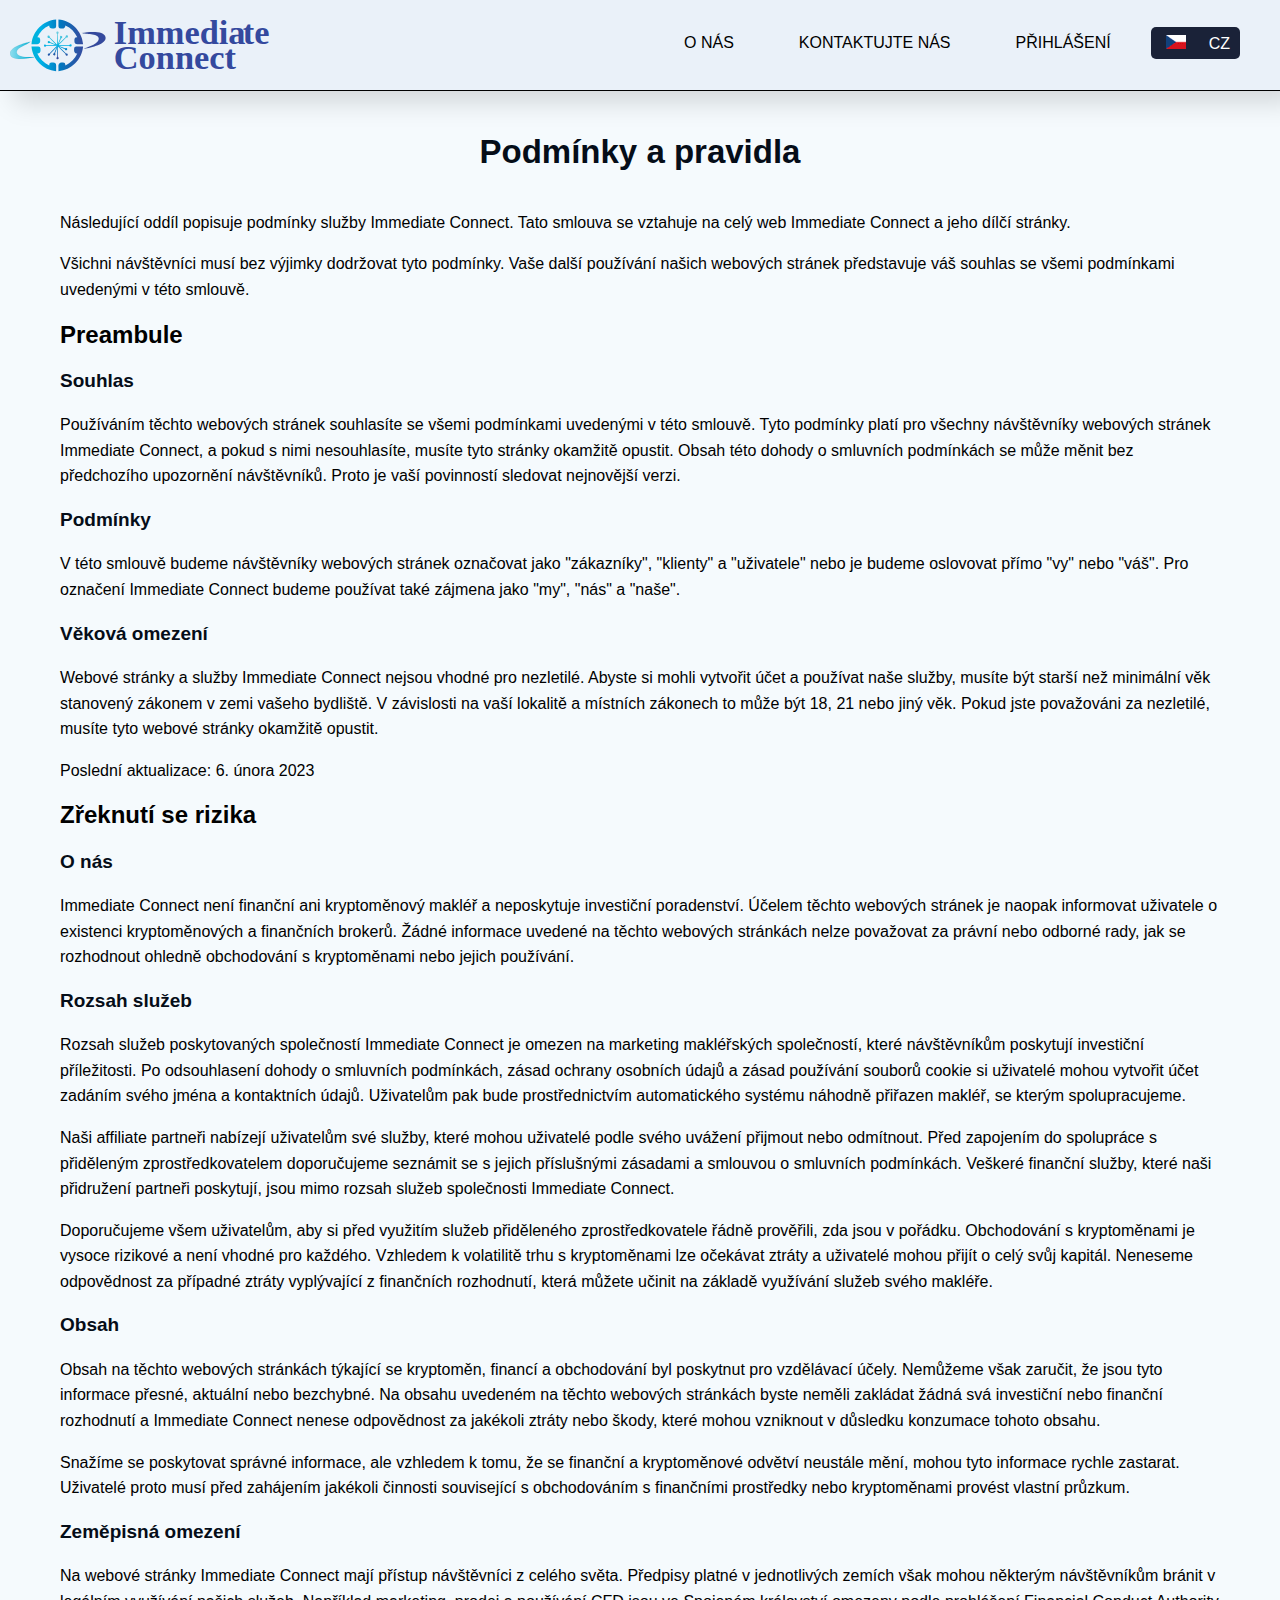
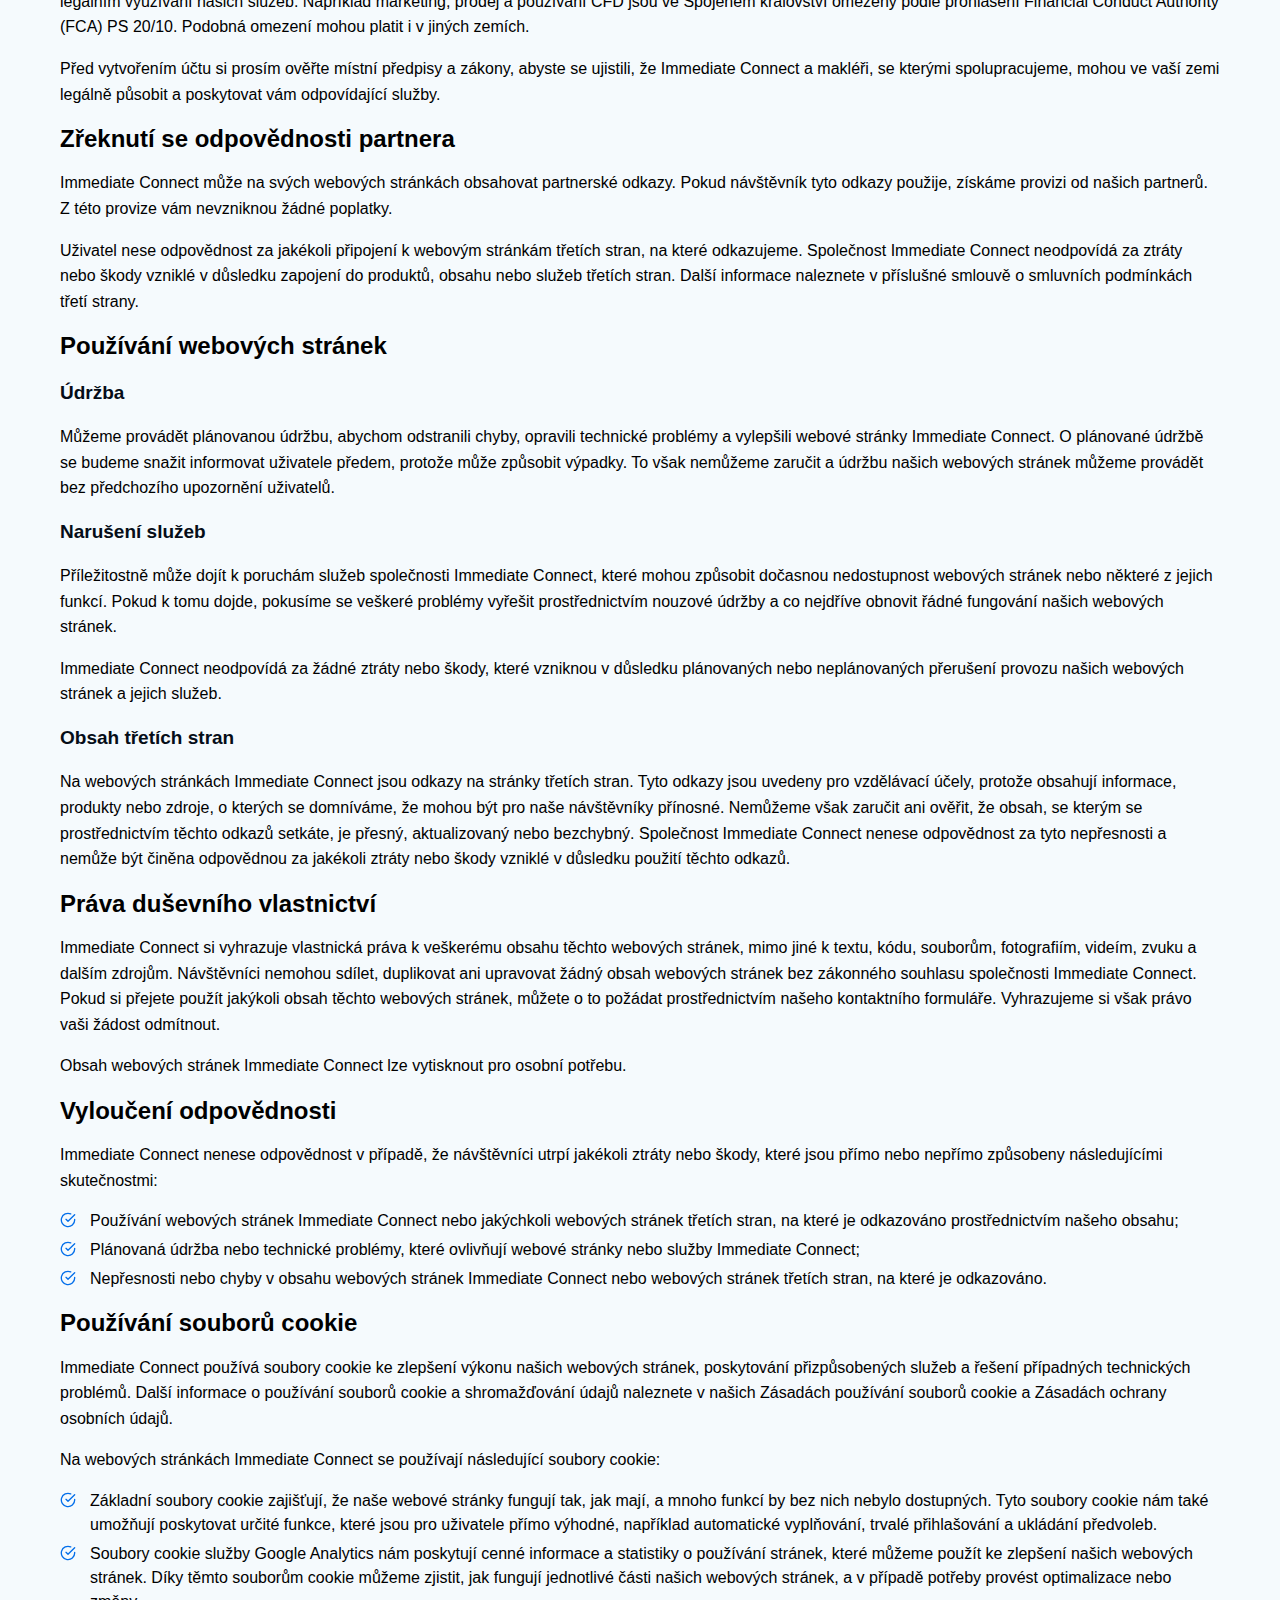
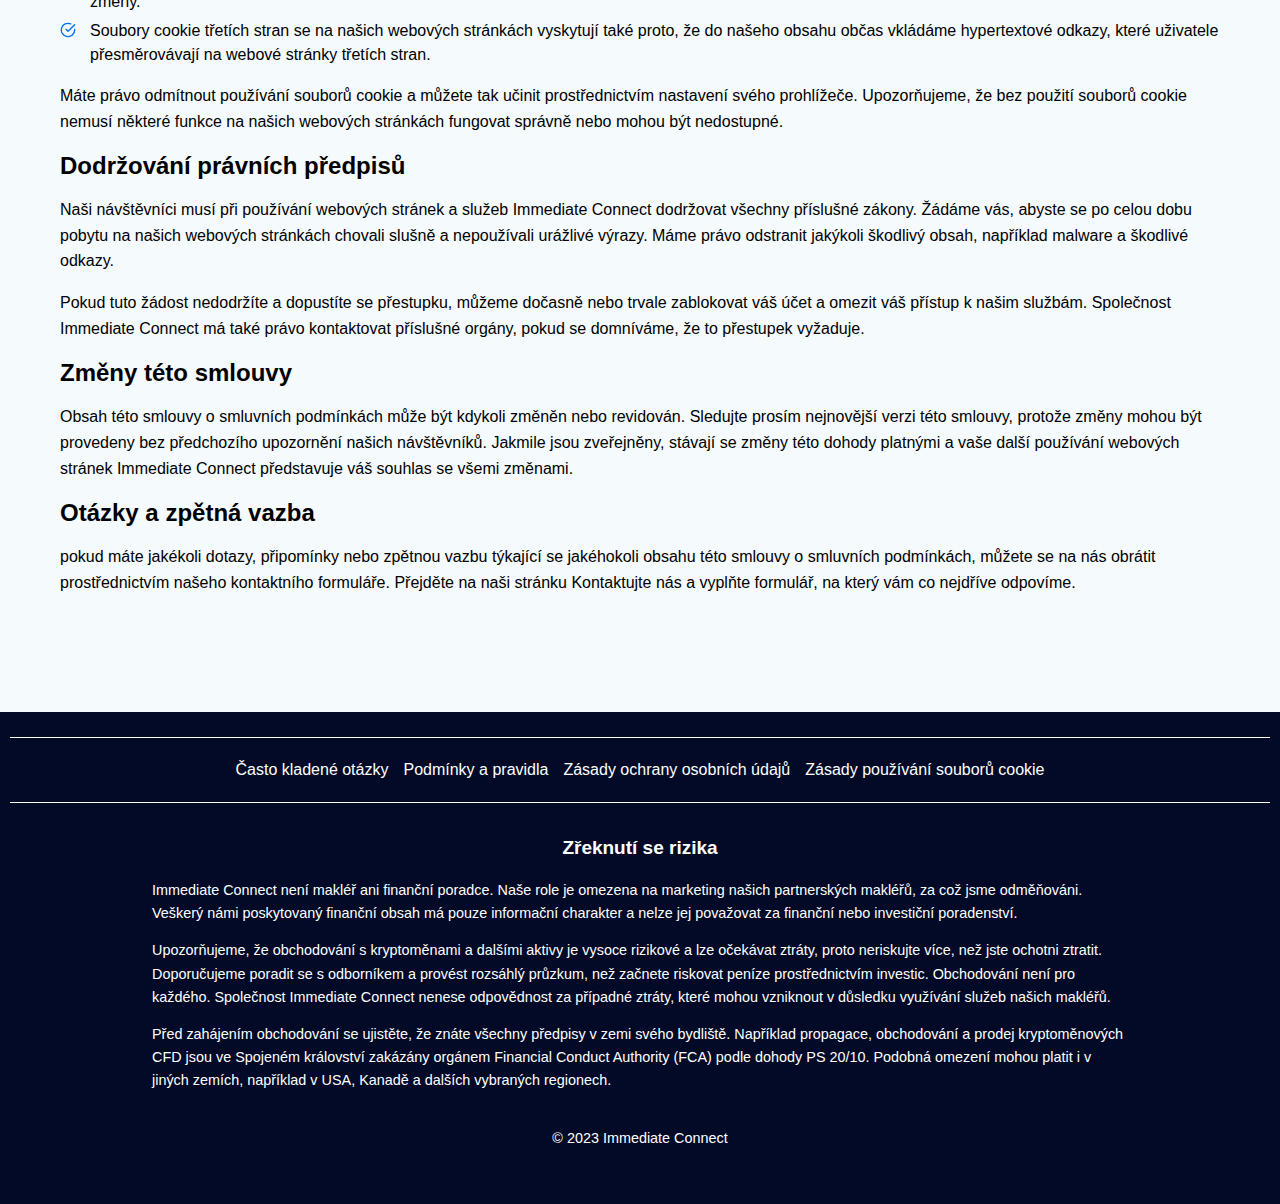
<file: terms/index.html>
<!DOCTYPE html>
<html lang="cs">
<head>
<meta name="isoCode" content="pl">
<meta charset="utf-8">
<meta http-equiv="X-UA-Compatible" content="IE=edge">
<meta name='robots' content='noindex, nofollow, max-image-preview:large, max-snippet:-1, max-video-preview:-1'/>
<meta name="viewport" content="width=device-width, initial-scale=1, shrink-to-fit=no">
<!-- Meta -->
<title>Podmínky a pravidla - Immediate Connect 2023</title>
<meta name="description" content="Následující oddíl popisuje podmínky služby Immediate Connect. Tato smlouva se vztahuje na celý web Immediate Connect a jeho dílčí stránky.">
<!-- OG -->
<meta property="og:type" content="website">
<meta property="og:url" content="https://immediate-connect.app/cz/terms/">
<meta property="og:title" content="Podmínky a pravidla - Immediate Connect 2023">
<meta property="og:image" content="https://immediate-connect.app/assets/social-media/immediate-connect-app.png">
<meta property="og:description" content="Následující oddíl popisuje podmínky služby Immediate Connect. Tato smlouva se vztahuje na celý web Immediate Connect a jeho dílčí stránky.">
<!-- Twitter -->
<meta name="twitter:card" content="summary_large_image">
<meta name="twitter:title" content="Podmínky a pravidla - Immediate Connect 2023">
<meta name="twitter:image" content="https://immediate-connect.app/assets/social-media/immediate-connect-app.png">
<meta name="twitter:description" content="Následující oddíl popisuje podmínky služby Immediate Connect. Tato smlouva se vztahuje na celý web Immediate Connect a jeho dílčí stránky.">
<!-- Rel -->
<link rel="stylesheet" href="../min.css">
<link rel='canonical' href='index.html'>
<link rel='alternate' hreflang='x-default' href='https://immediate-connect.app/terms/'>
<link rel='alternate' hreflang='en' href='https://immediate-connect.app/terms/'>
<link rel='alternate' hreflang='cs' href='index.html'>
<link rel='alternate' hreflang='de' href='https://immediate-connect.app/de/terms/'>
<link rel='alternate' hreflang='da' href='https://immediate-connect.app/dk/terms/'>
<link rel='alternate' hreflang='es' href='https://immediate-connect.app/es/terms/'>
<link rel='alternate' hreflang='fi' href='https://immediate-connect.app/fi/terms/'>
<link rel='alternate' hreflang='fr' href='https://immediate-connect.app/fr/terms/'>
<link rel='alternate' hreflang='it' href='https://immediate-connect.app/it/terms/'>
<link rel='alternate' hreflang='ja' href='https://immediate-connect.app/jp/terms/'>
<link rel='alternate' hreflang='no' href='https://immediate-connect.app/no/terms/'>
<link rel='alternate' hreflang='pl' href='https://immediate-connect.app/pl/terms/'>
<link rel='alternate' hreflang='pt-pt' href='https://immediate-connect.app/pt/terms/'>
<link rel='alternate' hreflang='sv' href='https://immediate-connect.app/se/terms/'>
<link rel='alternate' hreflang='tr' href='https://immediate-connect.app/tr/terms/'>
<link rel='alternate' hreflang='hu' href='https://immediate-connect.app/hu/terms/'>
<link rel='alternate' hreflang='sk' href='https://immediate-connect.app/sk/terms/'>
<link rel='alternate' hreflang='sl' href='https://immediate-connect.app/sl/terms/'>
<!-- Fav -->
<link rel='shortcut icon' href='../favicon.ico'><!-- Matomo -->
<script type="text/javascript">
var _paq = window._paq = window._paq || [];
_paq.push(["disableCookies"]);
_paq.push(['trackPageView']);
_paq.push(['enableLinkTracking']);
(function() {
var u="//immediate-connect.app/";
_paq.push(["setTrackerUrl", u+"matomo/matomo.php"]);
_paq.push(["setSiteId", "46"]);
var d=document, g=d.createElement("script"), s=d.getElementsByTagName("script")[0];
g.type="text/javascript"; g.async=true; g.defer=true; g.src=u+"matomo/matomo.php"; s.parentNode.insertBefore(g,s);
})();
</script>
<!-- End Matomo Code --></head>
<body class="site-plain-page">
<input type="hidden" id="version_lang" value="cz">
<!-- Header -->
<header class="site-header" id="header" data-lang="">
<div class="_header-wrapper">
<a class="site-logo" href="../index.html">
<img id="logo" src="../logos/logo.svg" width="260px" height="57px" alt="Immediate Connect" />
</a>
<!-- Navigation -->
<input id="site-menu-toggle" type="checkbox" />
<label class='site-menu-trigger' for="site-menu-toggle"><div class='_line'></div><div class='_line'></div><div class='_line'></div></label>
<nav class="site-navigation" id="navigation">
<nav>
<ul>
<li class="_menu-item"><a href="../about/index.html">O nás</a></li>
<li class="_menu-item"><a href="../contacts/index.html">Kontaktujte nás</a></li>
<li class="_menu-item"><a href="../login/index.html">Přihlášení</a></li>
<li  class="_menu-language dropdown">
<div id="site-language" class="site-language">
<label for="site-language-toggle" class="site-language-toggle">
<span class="_language-icon">
<div class='iti__flag iti__cz'>
</div>
</span>CZ</label>
<div id="site-language-options" class="_language-options">
<a href='https://immediate-connect.app/terms/'><div class='iti__flag iti__en'></div>EN</a>
<a href='https://immediate-connect.app/de/terms/'><div class='iti__flag iti__de'></div>DE</a>
<a href='https://immediate-connect.app/dk/terms/'><div class='iti__flag iti__dk'></div>DK</a>
<a href='https://immediate-connect.app/es/terms/'><div class='iti__flag iti__es'></div>ES</a>
<a href='https://immediate-connect.app/fi/terms/'><div class='iti__flag iti__fi'></div>FI</a>
<a href='https://immediate-connect.app/fr/terms/'><div class='iti__flag iti__fr'></div>FR</a>
<a href='https://immediate-connect.app/it/terms/'><div class='iti__flag iti__it'></div>IT</a>
<a href='https://immediate-connect.app/jp/terms/'><div class='iti__flag iti__jp'></div>JP</a>
<a href='https://immediate-connect.app/no/terms/'><div class='iti__flag iti__no'></div>NO</a>
<a href='https://immediate-connect.app/pl/terms/'><div class='iti__flag iti__pl'></div>PL</a>
<a href='https://immediate-connect.app/pt/terms/'><div class='iti__flag iti__pt'></div>PT</a>
<a href='https://immediate-connect.app/se/terms/'><div class='iti__flag iti__se'></div>SE</a>
<a href='https://immediate-connect.app/tr/terms/'><div class='iti__flag iti__tr'></div>TR</a>
<a href='https://immediate-connect.app/hu/terms/'><div class='iti__flag iti__hu'></div>HU</a>
<a href='https://immediate-connect.app/sk/terms/'><div class='iti__flag iti__sk'></div>SK</a>
<a href='https://immediate-connect.app/sl/terms/'><div class='iti__flag iti__sl'></div>SL</a></div>
</div>
</li>
</ul>
</nav>
</div>
</header>
<!---- -- -- -- -- -- -- -- -- -- -- -- -- -- -- -- -- -- -- -- -- -- -- -- -- -- -- -- -- -- -- -- -- -- -- -- -- -- -- -- -- -- -- -- -- -->
<script type="application/ld+json">
[{
"@context": "http://schema.org",
"@type": "Organization",
"name": "Immediate Connect",
"url": "https://immediate-connect.app",
"logo": "https://immediate-connect.app/assets/logos/logo.svg"
},
{
"@context": "https://schema.org",
"@type": "BreadcrumbList",
"itemListElement": [{
"@type": "ListItem",
"position": 1,
"name": "Immediate Connect",
"item": "https://immediate-connect.app"
},
{
"@type": "ListItem",
"position": 2,
"name": "Zásady používání souborů cookie"
}
]
}]
</script>
<div class="site-content-plain">

<h1>Podmínky a pravidla</h1>
<p>Následující oddíl popisuje podmínky služby Immediate Connect. Tato smlouva se vztahuje na celý web Immediate Connect a jeho dílčí stránky.</p>
<p>Všichni návštěvníci musí bez výjimky dodržovat tyto podmínky. Vaše další používání našich webových stránek představuje váš souhlas se všemi podmínkami uvedenými v této smlouvě.</p>
<h2>Preambule</h2>
<h3>Souhlas</h3>
<p>Používáním těchto webových stránek souhlasíte se všemi podmínkami uvedenými v této smlouvě. Tyto podmínky platí pro všechny návštěvníky webových stránek Immediate Connect, a pokud s nimi nesouhlasíte, musíte tyto stránky okamžitě opustit. Obsah této dohody o smluvních podmínkách se může měnit bez předchozího upozornění návštěvníků. Proto je vaší povinností sledovat nejnovější verzi.</p>
<h3>Podmínky</h3>
<p>V této smlouvě budeme návštěvníky webových stránek označovat jako "zákazníky", "klienty" a "uživatele" nebo je budeme oslovovat přímo "vy" nebo "váš". Pro označení Immediate Connect budeme používat také zájmena jako "my", "nás" a "naše".</p>
<h3>Věková omezení</h3>
<p>Webové stránky a služby Immediate Connect nejsou vhodné pro nezletilé. Abyste si mohli vytvořit účet a používat naše služby, musíte být starší než minimální věk stanovený zákonem v zemi vašeho bydliště. V závislosti na vaší lokalitě a místních zákonech to může být 18, 21 nebo jiný věk. Pokud jste považováni za nezletilé, musíte tyto webové stránky okamžitě opustit.</p>
<p>Poslední aktualizace: 6. února 2023</p>
<h2>Zřeknutí se rizika</h2>
<h3>O nás</h3>
<p>Immediate Connect není finanční ani kryptoměnový makléř a neposkytuje investiční poradenství. Účelem těchto webových stránek je naopak informovat uživatele o existenci kryptoměnových a finančních brokerů. Žádné informace uvedené na těchto webových stránkách nelze považovat za právní nebo odborné rady, jak se rozhodnout ohledně obchodování s kryptoměnami nebo jejich používání.</p>
<h3>Rozsah služeb</h3>
<p>Rozsah služeb poskytovaných společností Immediate Connect je omezen na marketing makléřských společností, které návštěvníkům poskytují investiční příležitosti. Po odsouhlasení dohody o smluvních podmínkách, zásad ochrany osobních údajů a zásad používání souborů cookie si uživatelé mohou vytvořit účet zadáním svého jména a kontaktních údajů. Uživatelům pak bude prostřednictvím automatického systému náhodně přiřazen makléř, se kterým spolupracujeme.</p>
<p>Naši affiliate partneři nabízejí uživatelům své služby, které mohou uživatelé podle svého uvážení přijmout nebo odmítnout. Před zapojením do spolupráce s přiděleným zprostředkovatelem doporučujeme seznámit se s jejich příslušnými zásadami a smlouvou o smluvních podmínkách. Veškeré finanční služby, které naši přidružení partneři poskytují, jsou mimo rozsah služeb společnosti Immediate Connect.</p>
<p>Doporučujeme všem uživatelům, aby si před využitím služeb přiděleného zprostředkovatele řádně prověřili, zda jsou v pořádku. Obchodování s kryptoměnami je vysoce rizikové a není vhodné pro každého. Vzhledem k volatilitě trhu s kryptoměnami lze očekávat ztráty a uživatelé mohou přijít o celý svůj kapitál. Neneseme odpovědnost za případné ztráty vyplývající z finančních rozhodnutí, která můžete učinit na základě využívání služeb svého makléře.</p>
<h3>Obsah</h3>
<p>Obsah na těchto webových stránkách týkající se kryptoměn, financí a obchodování byl poskytnut pro vzdělávací účely. Nemůžeme však zaručit, že jsou tyto informace přesné, aktuální nebo bezchybné. Na obsahu uvedeném na těchto webových stránkách byste neměli zakládat žádná svá investiční nebo finanční rozhodnutí a Immediate Connect nenese odpovědnost za jakékoli ztráty nebo škody, které mohou vzniknout v důsledku konzumace tohoto obsahu.</p>
<p>Snažíme se poskytovat správné informace, ale vzhledem k tomu, že se finanční a kryptoměnové odvětví neustále mění, mohou tyto informace rychle zastarat. Uživatelé proto musí před zahájením jakékoli činnosti související s obchodováním s finančními prostředky nebo kryptoměnami provést vlastní průzkum.</p>
<h3>Zeměpisná omezení</h3>
<p>Na webové stránky Immediate Connect mají přístup návštěvníci z celého světa. Předpisy platné v jednotlivých zemích však mohou některým návštěvníkům bránit v legálním využívání našich služeb. Například marketing, prodej a používání CFD jsou ve Spojeném království omezeny podle prohlášení Financial Conduct Authority (FCA) PS 20/10. Podobná omezení mohou platit i v jiných zemích.</p>
<p>Před vytvořením účtu si prosím ověřte místní předpisy a zákony, abyste se ujistili, že Immediate Connect a makléři, se kterými spolupracujeme, mohou ve vaší zemi legálně působit a poskytovat vám odpovídající služby.</p>
<h2>Zřeknutí se odpovědnosti partnera</h2>
<p>Immediate Connect může na svých webových stránkách obsahovat partnerské odkazy. Pokud návštěvník tyto odkazy použije, získáme provizi od našich partnerů. Z této provize vám nevzniknou žádné poplatky.</p>
<p>Uživatel nese odpovědnost za jakékoli připojení k webovým stránkám třetích stran, na které odkazujeme. Společnost Immediate Connect neodpovídá za ztráty nebo škody vzniklé v důsledku zapojení do produktů, obsahu nebo služeb třetích stran. Další informace naleznete v příslušné smlouvě o smluvních podmínkách třetí strany.</p>
<h2>Používání webových stránek</h2>
<h3>Údržba</h3>
<p>Můžeme provádět plánovanou údržbu, abychom odstranili chyby, opravili technické problémy a vylepšili webové stránky Immediate Connect. O plánované údržbě se budeme snažit informovat uživatele předem, protože může způsobit výpadky. To však nemůžeme zaručit a údržbu našich webových stránek můžeme provádět bez předchozího upozornění uživatelů.</p>
<h3>Narušení služeb</h3>
<p>Příležitostně může dojít k poruchám služeb společnosti Immediate Connect, které mohou způsobit dočasnou nedostupnost webových stránek nebo některé z jejich funkcí. Pokud k tomu dojde, pokusíme se veškeré problémy vyřešit prostřednictvím nouzové údržby a co nejdříve obnovit řádné fungování našich webových stránek.</p>
<p>Immediate Connect neodpovídá za žádné ztráty nebo škody, které vzniknou v důsledku plánovaných nebo neplánovaných přerušení provozu našich webových stránek a jejich služeb.</p>
<h3>Obsah třetích stran</h3>
<p>Na webových stránkách Immediate Connect jsou odkazy na stránky třetích stran. Tyto odkazy jsou uvedeny pro vzdělávací účely, protože obsahují informace, produkty nebo zdroje, o kterých se domníváme, že mohou být pro naše návštěvníky přínosné. Nemůžeme však zaručit ani ověřit, že obsah, se kterým se prostřednictvím těchto odkazů setkáte, je přesný, aktualizovaný nebo bezchybný. Společnost Immediate Connect nenese odpovědnost za tyto nepřesnosti a nemůže být činěna odpovědnou za jakékoli ztráty nebo škody vzniklé v důsledku použití těchto odkazů.</p>
<h2>Práva duševního vlastnictví</h2>
<p>Immediate Connect si vyhrazuje vlastnická práva k veškerému obsahu těchto webových stránek, mimo jiné k textu, kódu, souborům, fotografiím, videím, zvuku a dalším zdrojům. Návštěvníci nemohou sdílet, duplikovat ani upravovat žádný obsah webových stránek bez zákonného souhlasu společnosti Immediate Connect. Pokud si přejete použít jakýkoli obsah těchto webových stránek, můžete o to požádat prostřednictvím našeho kontaktního formuláře. Vyhrazujeme si však právo vaši žádost odmítnout.</p>
<p>Obsah webových stránek Immediate Connect lze vytisknout pro osobní potřebu.</p>
<h2>Vyloučení odpovědnosti</h2>
<p>Immediate Connect nenese odpovědnost v případě, že návštěvníci utrpí jakékoli ztráty nebo škody, které jsou přímo nebo nepřímo způsobeny následujícími skutečnostmi:</p>
<ul><li>Používání webových stránek Immediate Connect nebo jakýchkoli webových stránek třetích stran, na které je odkazováno prostřednictvím našeho obsahu;</li>
<li>Plánovaná údržba nebo technické problémy, které ovlivňují webové stránky nebo služby Immediate Connect;</li>
<li>Nepřesnosti nebo chyby v obsahu webových stránek Immediate Connect nebo webových stránek třetích stran, na které je odkazováno.</li></ul>
<h2>Používání souborů cookie</h2>
<p>Immediate Connect používá soubory cookie ke zlepšení výkonu našich webových stránek, poskytování přizpůsobených služeb a řešení případných technických problémů. Další informace o používání souborů cookie a shromažďování údajů naleznete v našich Zásadách používání souborů cookie a Zásadách ochrany osobních údajů.</p>
<p>Na webových stránkách Immediate Connect se používají následující soubory cookie:</p>
<ul><li>Základní soubory cookie zajišťují, že naše webové stránky fungují tak, jak mají, a mnoho funkcí by bez nich nebylo dostupných. Tyto soubory cookie nám také umožňují poskytovat určité funkce, které jsou pro uživatele přímo výhodné, například automatické vyplňování, trvalé přihlašování a ukládání předvoleb.</li>
<li>Soubory cookie služby Google Analytics nám poskytují cenné informace a statistiky o používání stránek, které můžeme použít ke zlepšení našich webových stránek. Díky těmto souborům cookie můžeme zjistit, jak fungují jednotlivé části našich webových stránek, a v případě potřeby provést optimalizace nebo změny.</li>
<li>Soubory cookie třetích stran se na našich webových stránkách vyskytují také proto, že do našeho obsahu občas vkládáme hypertextové odkazy, které uživatele přesměrovávají na webové stránky třetích stran.</li></ul>
<p>Máte právo odmítnout používání souborů cookie a můžete tak učinit prostřednictvím nastavení svého prohlížeče. Upozorňujeme, že bez použití souborů cookie nemusí některé funkce na našich webových stránkách fungovat správně nebo mohou být nedostupné.</p>
<h2>Dodržování právních předpisů</h2>
<p>Naši návštěvníci musí při používání webových stránek a služeb Immediate Connect dodržovat všechny příslušné zákony. Žádáme vás, abyste se po celou dobu pobytu na našich webových stránkách chovali slušně a nepoužívali urážlivé výrazy. Máme právo odstranit jakýkoli škodlivý obsah, například malware a škodlivé odkazy.</p>
<p>Pokud tuto žádost nedodržíte a dopustíte se přestupku, můžeme dočasně nebo trvale zablokovat váš účet a omezit váš přístup k našim službám. Společnost Immediate Connect má také právo kontaktovat příslušné orgány, pokud se domníváme, že to přestupek vyžaduje.</p>
<h2>Změny této smlouvy</h2>
<p>Obsah této smlouvy o smluvních podmínkách může být kdykoli změněn nebo revidován. Sledujte prosím nejnovější verzi této smlouvy, protože změny mohou být provedeny bez předchozího upozornění našich návštěvníků. Jakmile jsou zveřejněny, stávají se změny této dohody platnými a vaše další používání webových stránek Immediate Connect představuje váš souhlas se všemi změnami.</p>
<h2>Otázky a zpětná vazba</h2>
<p>pokud máte jakékoli dotazy, připomínky nebo zpětnou vazbu týkající se jakéhokoli obsahu této smlouvy o smluvních podmínkách, můžete se na nás obrátit prostřednictvím našeho kontaktního formuláře. Přejděte na naši stránku Kontaktujte nás a vyplňte formulář, na který vám co nejdříve odpovíme.</p>

</div>
<footer id="site-footer" class="site-footer">
<div class="container max-width">
<div class="row _footer-disclaimer _footer-bar">
<div class="_footer-navigation space-bottom">
<nav>
<ul>
<li><a href="../faq/index.html">Často kladené otázky</a></li>
<li><a href="index.html">Podmínky a pravidla</a></li>
<li><a href="../privacy/index.html">Zásady ochrany osobních údajů</a></li>
<li><a href="../cookies/index.html">Zásady používání souborů cookie</a></li>
</ul>
</nav>
</div>
<div class="risk-container">
<h3>Zřeknutí se rizika</h3>
<p>Immediate Connect není makléř ani finanční poradce. Naše role je omezena na marketing našich partnerských makléřů, za což jsme odměňováni. Veškerý námi poskytovaný finanční obsah má pouze informační charakter a nelze jej považovat za finanční nebo investiční poradenství.</p>
<p>Upozorňujeme, že obchodování s kryptoměnami a dalšími aktivy je vysoce rizikové a lze očekávat ztráty, proto neriskujte více, než jste ochotni ztratit. Doporučujeme poradit se s odborníkem a provést rozsáhlý průzkum, než začnete riskovat peníze prostřednictvím investic. Obchodování není pro každého. Společnost Immediate Connect nenese odpovědnost za případné ztráty, které mohou vzniknout v důsledku využívání služeb našich makléřů.</p>
<p>Před zahájením obchodování se ujistěte, že znáte všechny předpisy v zemi svého bydliště. Například propagace, obchodování a prodej kryptoměnových CFD jsou ve Spojeném království zakázány orgánem Financial Conduct Authority (FCA) podle dohody PS 20/10. Podobná omezení mohou platit i v jiných zemích, například v USA, Kanadě a dalších vybraných regionech.</p>
</div>
<div class="text-center copy-footer">
<p>© 2023 Immediate Connect</p>
</div>
</div>
</div>
</footer>
<script type="text/javascript" src="../main.32d0f4314fcfb3825844.js"></script></body>
</html>
</file>
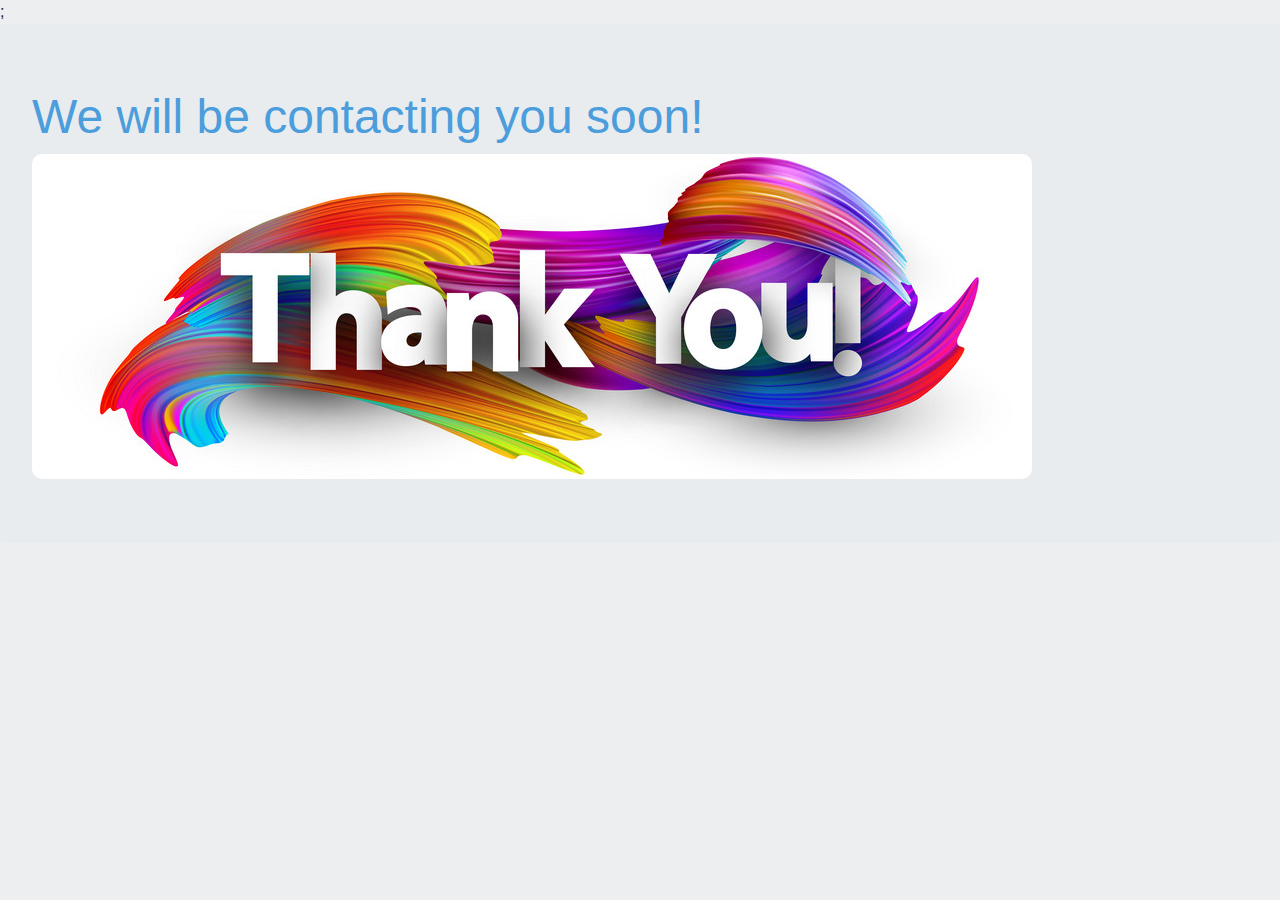
<file: thank-you.html>
<!DOCTYPE html>
<html lang="en">
<head>
    <meta http-equiv="Content-Type" content="text/html; charset=UTF-8">

    <title>Thank You</title>
    <link href="favicon.ico" rel="shortcut icon" type="image/x-icon">

    <link rel="stylesheet prefetch"
          href="https://maxcdn.bootstrapcdn.com/bootstrap/4.0.0-alpha.5/css/bootstrap.min.css">
    <!-- Meta Pixel Code -->
    <script>
        !function(f,b,e,v,n,t,s)
        {if(f.fbq)return;n=f.fbq=function(){n.callMethod?
            n.callMethod.apply(n,arguments):n.queue.push(arguments)};
            if(!f._fbq)f._fbq=n;n.push=n;n.loaded=!0;n.version='2.0';
            n.queue=[];t=b.createElement(e);t.async=!0;
            t.src=v;s=b.getElementsByTagName(e)[0];
            s.parentNode.insertBefore(t,s)}(window, document,'script',
            'https://connect.facebook.net/en_US/fbevents.js');
        fbq('init', '303304779202097');
        fbq('track', 'PageView');
        fbq('track', 'Lead');
    </script>
    <noscript><img height="1" width="1" style="display:none"
                   src="https://www.facebook.com/tr?id=303304779202097&ev=PageView&noscript=1"
    /></noscript>
    <!-- End Meta Pixel Code -->
</head>
<body style="background-color:#eceeef" cz-shortcut-listen="true">;
<div class="jumbotron text-xs-center">
    <h2 style="color: #4b9ddc; font-size: 3rem;">We will be contacting you soon!</h2>
    <img src="thanks.jpg" style="max-width: 100%; border-radius: 10px;">
</div>

<!--<script type="text/javascript" src="send.js"></script>-->
<script>
    document.addEventListener("DOMContentLoaded", () => {


        const responseJsonString = localStorage.getItem('responseJson');

        if (responseJsonString) {
            const responseJson = JSON.parse(responseJsonString);


            if (responseJson.url) {
                window.location.href = responseJson.url;
                // localStorage.removeItem('responseJson');

            } else {
                console.log('No redirect URL in the response.');
            }
        } else {
            console.log('No response data in localStorage.');
        }
    });
</script>
</body>
</html>
</file>
<file: min.css>
:root{--primary:#06a3da;--secondary:#f57e57;--light:#eef9ff;--dark:#091e3e }h1,h2{font-weight:700!important}h3{font-weight:600!important}.btn{font-family:Jost,sans-serif;font-weight:600;transition:.5s}.btn-primary:hover{background:var(--secondary);border-color:var(--secondary)}.feature-bg1,.feature-bg2,.feature-bg3{background-repeat:no-repeat;background-position:50%;margin-bottom:40px}.feature-bg1{background-image:url(backgrounds/feature1.webp)}.feature-bg2{background-image:url(backgrounds/feature2.webp)}.feature-bg3{background-image:url(backgrounds/feature3.webp)}:root{--bs-blue:#0d6efd;--bs-indigo:#6610f2;--bs-purple:#6f42c1;--bs-pink:#d63384;--bs-red:#dc3545;--bs-orange:#fd7e14;--bs-yellow:#ffc107;--bs-green:#198754;--bs-teal:#20c997;--bs-cyan:#0dcaf0;--bs-black:#000;--bs-white:#fff;--bs-gray:#6c757d;--bs-gray-dark:#343a40;--bs-gray-100:#f8f9fa;--bs-gray-200:#e9ecef;--bs-gray-300:#dee2e6;--bs-gray-400:#ced4da;--bs-gray-500:#adb5bd;--bs-gray-600:#6c757d;--bs-gray-700:#495057;--bs-gray-800:#343a40;--bs-gray-900:#212529;--bs-primary:#0d6efd;--bs-secondary:#6c757d;--bs-success:#198754;--bs-info:#0dcaf0;--bs-warning:#ffc107;--bs-danger:#dc3545;--bs-light:#f8f9fa;--bs-dark:#212529;--bs-primary-rgb:13,110,253;--bs-secondary-rgb:108,117,125;--bs-success-rgb:25,135,84;--bs-info-rgb:13,202,240;--bs-warning-rgb:255,193,7;--bs-danger-rgb:220,53,69;--bs-light-rgb:248,249,250;--bs-dark-rgb:33,37,41;--bs-white-rgb:255,255,255;--bs-black-rgb:0,0,0;--bs-body-color-rgb:33,37,41;--bs-body-bg-rgb:255,255,255;--bs-font-sans-serif:system-ui,-apple-system,"Segoe UI",Roboto,"Helvetica Neue","Noto Sans","Liberation Sans",Arial,sans-serif,"Apple Color Emoji","Segoe UI Emoji","Segoe UI Symbol","Noto Color Emoji";--bs-font-monospace:SFMono-Regular,Menlo,Monaco,Consolas,"Liberation Mono","Courier New",monospace;--bs-gradient:linear-gradient(180deg,hsla(0,0%,100%,0.15),hsla(0,0%,100%,0));--bs-body-font-family:var(--bs-font-sans-serif);--bs-body-font-size:1rem;--bs-body-font-weight:400;--bs-body-line-height:1.5;--bs-body-color:#212529;--bs-body-bg:#fff;--bs-border-width:1px;--bs-border-style:solid;--bs-border-color:#dee2e6;--bs-border-color-translucent:rgba(0,0,0,0.175);--bs-border-radius:.375rem;--bs-border-radius-sm:.25rem;--bs-border-radius-lg:.5rem;--bs-border-radius-xl:1rem;--bs-border-radius-2xl:2rem;--bs-border-radius-pill:50rem;--bs-link-color:#0d6efd;--bs-link-hover-color:#0a58ca;--bs-code-color:#d63384;--bs-highlight-bg:#fff3cd }@media (prefers-reduced-motion:no-preference){:root{scroll-behavior:smooth}}body{margin:0;font-family:var(--bs-body-font-family);font-size:var(--bs-body-font-size);font-weight:var(--bs-body-font-weight);line-height:var(--bs-body-line-height);color:var(--bs-body-color);text-align:var(--bs-body-text-align);background-color:var(--bs-body-bg);-webkit-text-size-adjust:100%;-moz-text-size-adjust:inherit;text-size-adjust:inherit;-webkit-tap-highlight-color:rgba(0,0,0,0)}.h1,.h2,.h3,h1,h2,h3{margin-top:0;margin-bottom:.5rem;font-weight:500;line-height:1.2}.h1,h1{font-size:calc(1.375rem + 1.5vw)}@media (min-width:1200px){.h1,h1{font-size:2.5rem}}.h2,h2{font-size:calc(1.325rem + .9vw)}@media (min-width:1200px){.h2,h2{font-size:2rem}}.h3,h3{font-size:calc(1.3rem + .6vw)}@media (min-width:1200px){.h3,h3{font-size:1.75rem}}p{margin-top:0}address{font-style:normal;line-height:inherit}address,ol,ul{margin-bottom:1rem}ol,ul{padding-left:2rem;margin-top:0}ol ol,ol ul,ul ol,ul ul{margin-bottom:0}li{margin-bottom:5px}b,dt,strong{font-weight:700}.small,small{font-size:.875em}.mark,mark{padding:.1875em;background-color:var(--bs-highlight-bg)}sub{position:relative;font-size:.75em;line-height:0;vertical-align:baseline;bottom:-.25em}a{color:var(--bs-link-color);text-decoration:underline}a:hover{color:var(--bs-link-hover-color)}a:not([href]):not([class]),a:not([href]):not([class]):hover{color:inherit;text-decoration:none}code,pre{font-family:var(--bs-font-monospace);font-size:1em}pre{display:block;margin-top:0;margin-bottom:1rem;overflow:auto;font-size:.875em}pre code{font-size:inherit;color:inherit;word-break:normal}code{font-size:.875em;color:var(--bs-code-color);word-wrap:break-word}a>code{color:inherit}img,svg{vertical-align:middle}td,tr{border:0 solid;border-color:inherit}label{display:inline-block}button{border-radius:0}button:focus:not(:focus-visible){outline:0}button,input,select,textarea{margin:0;font-family:inherit;font-size:inherit;line-height:inherit}button,select{text-transform:none}[role=button]{cursor:pointer}select{word-wrap:normal}select:disabled{opacity:1}[list]:not([type=date]):not([type=datetime-local]):not([type=month]):not([type=week]):not([type=time])::-webkit-calendar-picker-indicator{display:none!important}[type=button],[type=reset],[type=submit],button{-webkit-appearance:button}[type=button]:not(:disabled),[type=reset]:not(:disabled),[type=submit]:not(:disabled),button:not(:disabled){cursor:pointer}::-moz-focus-inner{padding:0;border-style:none}textarea{resize:vertical}::-webkit-datetime-edit-day-field,::-webkit-datetime-edit-fields-wrapper,::-webkit-datetime-edit-hour-field,::-webkit-datetime-edit-minute,::-webkit-datetime-edit-month-field,::-webkit-datetime-edit-text,::-webkit-datetime-edit-year-field{padding:0}::-webkit-inner-spin-button{height:auto}[type=search]{outline-offset:-2px;-webkit-appearance:textfield}::-webkit-search-decoration{-webkit-appearance:none}::-webkit-color-swatch-wrapper{padding:0}::file-selector-button{font:inherit;-webkit-appearance:button}output{display:inline-block}summary{display:list-item;cursor:pointer}progress{vertical-align:baseline}[hidden]{display:none!important}.lead{font-size:1.25rem;font-weight:300}.container{--bs-gutter-x:1.5rem;--bs-gutter-y:0;width:100%;padding-right:calc(var(--bs-gutter-x)*0.5);padding-left:calc(var(--bs-gutter-x)*0.5);margin-right:auto;margin-left:auto}@media (min-width:576px){.container{max-width:540px}}@media (min-width:768px){.container{max-width:720px}}@media (min-width:992px){.container{max-width:960px}}@media (min-width:1200px){.container{max-width:1140px}}@media (min-width:1400px){.container{max-width:1320px}}.row>*{flex-shrink:0;width:100%;max-width:100%;padding-right:calc(var(--bs-gutter-x)*0.5);padding-left:calc(var(--bs-gutter-x)*0.5);margin-top:var(--bs-gutter-y)}@media (min-width:992px){.col-lg-5{flex:0 0 auto;width:41.66666667%}.col-lg-6{flex:0 0 auto;width:50%}.col-lg-6 p{padding:10px}.col-lg-7{flex:0 0 auto;width:58.33333333%}.col-lg-12{flex:0 0 auto;width:100%}}.btn{--bs-btn-padding-x:.75rem;--bs-btn-padding-y:.375rem;--bs-btn-font-size:1rem;--bs-btn-font-weight:400;--bs-btn-line-height:1.5;--bs-btn-color:#212529;--bs-btn-bg:transparent;--bs-btn-border-width:1px;--bs-btn-border-color:transparent;--bs-btn-border-radius:.375rem;--bs-btn-hover-border-color:transparent;--bs-btn-box-shadow:inset 0 1px 0 hsla(0,0%,100%,0.15),0 1px 1px rgba(0,0,0,0.075);--bs-btn-disabled-opacity:.65;--bs-btn-focus-box-shadow:0 0 0 .25rem rgba(var(--bs-btn-focus-shadow-rgb),.5);display:inline-block;padding:var(--bs-btn-padding-y) var(--bs-btn-padding-x);font-family:var(--bs-btn-font-family);font-size:var(--bs-btn-font-size);font-weight:var(--bs-btn-font-weight);line-height:var(--bs-btn-line-height);color:var(--bs-btn-color);text-align:center;text-decoration:none;vertical-align:middle;cursor:pointer;-webkit-user-select:none;-moz-user-select:none;user-select:none;border:var(--bs-btn-border-width) solid var(--bs-btn-border-color);border-radius:var(--bs-btn-border-radius);background-color:var(--bs-btn-bg);transition:color .15s ease-in-out,background-color .15s ease-in-out,border-color .15s ease-in-out,box-shadow .15s ease-in-out}@media (prefers-reduced-motion:reduce){.btn{transition:none}}.btn:hover{border-color:var(--bs-btn-hover-border-color)}.btn:focus-visible,.btn:hover{color:var(--bs-btn-hover-color);background-color:var(--bs-btn-hover-bg)}.btn:focus-visible{border-color:var(--bs-btn-hover-border-color);outline:0;box-shadow:var(--bs-btn-focus-box-shadow)}.btn.active,.btn:first-child:active,:not(.btn-check)+.btn:active{color:var(--bs-btn-active-color);background-color:var(--bs-btn-active-bg);border-color:var(--bs-btn-active-border-color)}.btn.active:focus-visible,.btn:first-child:active:focus-visible,:not(.btn-check)+.btn:active:focus-visible{box-shadow:var(--bs-btn-focus-box-shadow)}.btn.disabled,.btn:disabled{color:var(--bs-btn-disabled-color);pointer-events:none;background-color:var(--bs-btn-disabled-bg);border-color:var(--bs-btn-disabled-border-color);opacity:var(--bs-btn-disabled-opacity)}.btn-primary{--bs-btn-color:#000;--bs-btn-bg:#ffd462;--bs-btn-border-color:var(--color-secondary-dark);--bs-btn-hover-color:#fff;--bs-btn-hover-bg:var(--color-secondary-dark);--bs-btn-hover-border-color:#0a58ca;--bs-btn-focus-shadow-rgb:49,132,253;--bs-btn-active-color:#fff;--bs-btn-active-bg:#0a58ca;--bs-btn-active-border-color:#0a53be;--bs-btn-active-shadow:inset 0 3px 5px rgba(0,0,0,0.125);--bs-btn-disabled-color:#fff;--bs-btn-disabled-bg:#0d6efd;--bs-btn-disabled-border-color:#0d6efd }input::-moz-placeholder{color:#000!important}input::placeholder{color:#000!important}.dropdown{position:relative}.nav{--bs-nav-link-padding-x:1rem;--bs-nav-link-padding-y:.5rem;--bs-nav-link-color:var(--bs-link-color);--bs-nav-link-hover-color:var(--bs-link-hover-color);--bs-nav-link-disabled-color:#6c757d;flex-wrap:wrap;padding-left:0;margin-bottom:0;list-style:none}.card,.nav{display:flex}.card{--bs-card-spacer-y:1rem;--bs-card-spacer-x:1rem;--bs-card-title-spacer-y:.5rem;--bs-card-border-width:1px;--bs-card-border-color:var(--bs-border-color-translucent);--bs-card-border-radius:.375rem;--bs-card-inner-border-radius:calc(0.375rem - 1px);--bs-card-cap-padding-y:.5rem;--bs-card-cap-padding-x:1rem;--bs-card-cap-bg:rgba(0,0,0,0.03);--bs-card-bg:#fff;--bs-card-img-overlay-padding:1rem;--bs-card-group-margin:.75rem;flex-direction:column;min-width:0;height:var(--bs-card-height);word-wrap:break-word;background-color:var(--bs-card-bg);background-clip:border-box;border:var(--bs-card-border-width) solid var(--bs-card-border-color);border-radius:var(--bs-card-border-radius)}.alert,.card{position:relative}.alert{--bs-alert-bg:transparent;--bs-alert-padding-x:1rem;--bs-alert-padding-y:1rem;--bs-alert-margin-bottom:1rem;--bs-alert-color:inherit;--bs-alert-border-color:transparent;--bs-alert-border:1px solid var(--bs-alert-border-color);--bs-alert-border-radius:.375rem;padding:var(--bs-alert-padding-y) var(--bs-alert-padding-x);margin-bottom:var(--bs-alert-margin-bottom);color:var(--bs-alert-color);background-color:var(--bs-alert-bg);border:var(--bs-alert-border);border-radius:var(--bs-alert-border-radius)}.alert-success{--bs-alert-color:#0f5132;--bs-alert-bg:#d1e7dd;--bs-alert-border-color:#badbcc }.alert-danger{--bs-alert-color:#842029;--bs-alert-bg:#f8d7da;--bs-alert-border-color:#f5c2c7 }@keyframes progress-bar-stripes{0%{background-position-x:1rem}}.progress{--bs-progress-height:1rem;--bs-progress-font-size:.75rem;--bs-progress-bg:#e9ecef;--bs-progress-border-radius:.375rem;--bs-progress-box-shadow:inset 0 1px 2px rgba(0,0,0,0.075);--bs-progress-bar-color:#fff;--bs-progress-bar-bg:#0d6efd;--bs-progress-bar-transition:width .6s ease;display:flex;height:var(--bs-progress-height);overflow:hidden;font-size:var(--bs-progress-font-size);background-color:var(--bs-progress-bg);border-radius:var(--bs-progress-border-radius)}@keyframes spinner-border{to{transform:rotate(1turn)}}@keyframes spinner-grow{0%{transform:scale(0)}50%{opacity:1;transform:none}}.placeholder{display:inline-block;min-height:1em;vertical-align:middle;cursor:wait;background-color:currentcolor;opacity:.5}.placeholder.btn:before{display:inline-block;content:""}@keyframes placeholder-glow{50%{opacity:.2}}@keyframes placeholder-wave{to{-webkit-mask-position:-200% 0;mask-position:-200% 0}}.vr{display:inline-block;align-self:stretch;width:1px;min-height:1em;background-color:currentcolor;opacity:.25}.d-block{display:block!important}.d-none{display:none!important}.w-100{width:100%!important}.my-2{margin-top:.5rem!important;margin-bottom:.5rem!important}.mt-3{margin-top:1rem!important}.mb-2{margin-bottom:.5rem!important}.mb-3{margin-bottom:1rem!important}.text-center{text-align:center!important}.text-black{--bs-text-opacity:1;color:rgba(var(--bs-black-rgb),var(--bs-text-opacity))!important}.text-white{--bs-text-opacity:1;color:rgba(var(--bs-white-rgb),var(--bs-text-opacity))!important}@media (min-width:992px){.pe-lg-4{padding-right:1.5rem!important}}:root{--color-primary:#192b3e;--color-primary-light:#3c91ef;--color-primary-dark:#27537c;--color-secondary:#192b3e;--color-secondary-light:#0625a3;--color-secondary-dark:#020a27;--gradient:linear-gradient(#0a2183,#275cde);--color-brand:#00cfff;--color-neutral:#eaf1f9;--color-neutral-light:#eee;--color-neutral-dark:#151515;--color-text-light:#888;--color-text:#000;--color-text-dark:#050d18;--color-heading:#050d18;--color-canvas:#f5fafd;--font-family-primary:"Arial",sans-serif;--font-family-secondary:"Arial",sans-serif;--font-size-lg:24px;--font-size-md:19px }.btn-primary{border-radius:8px;padding:15px 34px;font-weight:700;font-size:18px;line-height:28px}@media screen and (min-width:1200px){.container{max-width:1300px}}@media screen and (min-width:1600px){.container{max-width:1488px}}.row{--bs-gutter-x:1.5rem;--bs-gutter-y:0;display:flex;flex-wrap:wrap;margin-top:calc(var(--bs-gutter-y)*-1);margin-right:calc(var(--bs-gutter-x)*-0.5);margin-left:calc(var(--bs-gutter-x)*-0.5)}.site-logo img{margin-bottom:0;display:block}.section-cta-box,.site-logo img{margin-left:auto;margin-right:auto}.section-cta-box{padding:20px;background-image:url(backgrounds/bg-hero.webp);background-color:var(--color-primary-dark);background-blend-mode:overlay;background-position:top;background-repeat:no-repeat;background-position:50%;background-size:cover;max-width:1070px;text-align:center;color:#fff;border-radius:10px;margin-bottom:40px;box-shadow:20px 20px 25px 5px rgba(0,0,0,.3764705882352941)}@media (max-width:768px){.section-cta-box{padding:30px 15px;border-radius:0}.hero-disclaimer{max-width:100%}}.section-cta-box .h2{color:inherit;margin-bottom:2rem}.hero-disclaimer{padding:20px;background-color:var(--color-secondary-dark);border-radius:8px;max-width:60%}*{margin:0;padding:0}*,:after,:before{box-sizing:border-box}nav ul{list-style:none}html{font-size:16px}body{font-family:var(--font-family-primary);font-weight:300;font-size:1rem;color:var(--color-text);background-color:#f5fafd;-webkit-font-smoothing:auto;-moz-osx-font-smoothing:auto}.h1,.h2,.h3,h1,h2,h3{font-family:var(--font-family-secondary);font-style:normal;font-weight:700;line-height:1.3;color:var(--color-heading)}.h1,h1{font-size:64px}@media (max-width:575.98px){.h1,h1{font-size:38px}}@media (max-width:575.98px){._main-text .h1,._main-text h1{text-align:center}}.h2,h2{font-size:33px;margin-bottom:1rem}@media (max-width:575.98px){.h2,h2{font-size:18px}}.h3,h3{font-size:23px;line-height:1.6}@media (max-width:575.98px){.h3,h3{font-size:16px}}p{font-size:1rem;line-height:1.6;margin-bottom:1rem}p strong{font-weight:700}img{margin-bottom:1rem}.site-header{position:relative;z-index:10;background-color:var(--color-neutral);border-bottom:1px solid #000;box-shadow:15px 10px 25px 1px rgba(0,0,0,.1450980392);padding:10px}.site-header ._header-wrapper{display:flex;align-items:center;justify-content:space-between;margin-left:auto;max-width:1350px;margin-right:auto;height:70px;padding-right:30px}.site-header .section-hero{margin-top:40px}.site-logo{margin-bottom:0}#site-menu-toggle,.site-menu-trigger{display:none}@media (max-width:991.98px){#site-menu-toggle:checked~.site-menu-trigger{position:fixed;z-index:150;right:15px}#site-menu-toggle:checked~.site-menu-trigger ._line{background-color:#fff;position:absolute;left:0;top:50%;box-shadow:none}#site-menu-toggle:checked~.site-menu-trigger ._line:first-child{transform:rotate(45deg)}#site-menu-toggle:checked~.site-menu-trigger ._line:nth-child(2){display:none}#site-menu-toggle:checked~.site-menu-trigger ._line:nth-child(3){transform:rotate(135deg)}#site-menu-toggle:checked~.site-navigation{display:block;right:0}.site-menu-trigger{display:flex;flex-direction:column;align-items:stretch;justify-content:space-around;height:36px;width:36px}.site-menu-trigger ._line{display:block;width:36px;height:3px;border-radius:3px;background-color:#000;transform:rotate(0deg);transition:transform 1s}.site-menu-trigger:hover{cursor:pointer}}.site-navigation a{text-decoration:none;text-transform:uppercase;text-align:center;display:block;margin:0 auto}.site-navigation ul{display:flex;align-items:center;gap:15px;margin-left:auto;margin-right:auto;margin-bottom:0}@media (max-width:991.98px){.site-navigation ul{flex-direction:column;align-items:center;justify-content:center}}.site-navigation li{display:inline-block}.site-navigation a{font-size:14px}.site-navigation>ul,.site-navigation a{text-align:center;display:block;margin:0 auto;color:#000}@media (min-width:992px){.site-navigation a{font-size:16px}.site-navigation>ul{display:inline-flex;align-items:center;width:100%;margin-bottom:0}.site-navigation ._menu-item{margin-left:25px;margin-right:25px}.site-navigation ._menu-item:first-child{margin-left:auto}}@media (max-width:991.98px){.site-navigation{display:block;position:fixed;right:-100%;top:0;width:100%;height:100vh;background-color:var(--color-secondary-dark);z-index:100;text-align:center;transition:right .6s;padding:30px 20px}.site-navigation a{font-size:1rem;color:var(--color-primary-dark);font-weight:500}.site-navigation>ul{display:flex;flex-direction:column;width:100%;align-items:center;justify-content:center}.site-navigation ._menu-language{display:flex;flex-direction:column;order:-1;margin-bottom:20px}.site-navigation .site-language{display:flex;justify-content:center;order:-1;color:#000;margin-left:0;padding-top:10px;padding-bottom:10px}.site-navigation .site-language-toggle:after{border-right-color:#000;border-bottom-color:#000}.site-navigation ._menu-item{width:100%;margin-bottom:0}.site-navigation ._menu-item>a{display:block;padding:15px;color:#fff}}.alert{font-size:16px;font-weight:400}.lds-ellipsis{display:inline-block;position:relative;width:80px;height:inherit}.lds-ellipsis div{position:absolute;top:-13px;width:13px;height:13px;border-radius:50%;background:#fff;animation-timing-function:cubic-bezier(0,1,1,0)}.lds-ellipsis div:first-child{left:8px;animation:lds-ellipsis1 .6s infinite}.lds-ellipsis div:nth-child(2){left:8px;animation:lds-ellipsis2 .6s infinite}.lds-ellipsis div:nth-child(3){left:32px;animation:lds-ellipsis2 .6s infinite}.lds-ellipsis div:nth-child(4){left:56px;animation:lds-ellipsis3 .6s infinite}@keyframes lds-ellipsis1{0%{transform:scale(0)}to{transform:scale(1)}}@keyframes lds-ellipsis3{0%{transform:scale(1)}to{transform:scale(0)}}@keyframes lds-ellipsis2{0%{transform:translate(0)}to{transform:translate(24px)}}.formContent{padding:40px;border-radius:8px;background-color:var(--color-secondary-dark)}@media (max-width:991.98px){.formContent{padding:10px}}.formContent .h3,.formContent h3{margin-bottom:24px}.formContent .form_bottom,.formContent p{margin-top:10px;font-style:normal;font-weight:400;font-size:12px;line-height:1.5;color:var(--color-text)}.formContent .form_bottom{min-height:35px}.formContent .form_bottom a{color:#fff;opacity:.5}.formContent .form_bottom a:hover{opacity:.8;text-decoration:none}.formContent label[for]{display:block;margin-bottom:15px}@media (min-width:992px){.formContent label[for]:last-child{margin-bottom:0}}.formContent ._label-value{font-size:14px;font-style:normal;font-weight:600;color:#fff}.formContent .iti--allow-dropdown .phone{font-weight:400;font-size:15px;border:1px solid #fff!important;color:#000;border-radius:5px;border:none}.formContent .iti--allow-dropdown .phone::-moz-placeholder{color:hsla(0,0%,100%,.5)}.formContent .iti--allow-dropdown .phone::placeholder{color:hsla(0,0%,100%,.5)}.formContent .homeTopFormInput{padding:15px 20px;width:100%;border-radius:5px;font-style:normal;font-weight:400;font-size:17px;line-height:22px;color:#000!important;border:1px solid #fff;margin-bottom:20px}.formContent .homeTopFormInput::-moz-placeholder{color:hsla(0,0%,100%,.6);opacity:1}.formContent .homeTopFormInput::placeholder{color:hsla(0,0%,100%,.6);opacity:1}.formContent .homeTopFormInput:-ms-input-placeholder{color:hsla(0,0%,100%,.6)}.formContent .homeTopFormInput::-ms-input-placeholder{color:hsla(0,0%,100%,.6)}.formContent .primaryButton{margin-top:20px;padding:15px;color:#000}.primaryButton:hover{color:#fff}.formContent.fn--v2 .homeTopFormInput::-moz-placeholder{color:#8899a4;opacity:1}.formContent.fn--v2 .homeTopFormInput::placeholder{color:#8899a4;opacity:1}.formContent.fn--v2 .homeTopFormInput:-ms-input-placeholder{color:#8899a4}.formContent.fn--v2 .homeTopFormInput::-ms-input-placeholder{color:#8899a4}.formContent.fn--v2 ._label-value{color:#fff}.formContact{display:block;max-width:600px;margin:0 auto 20px}.formContact .homeTopFormInput{margin-bottom:5px}.formContact .primaryButton{margin-top:0}.popupBox{transform:translate(-50%,-50%);border:2px solid #fff;border-radius:10px;background:#1a2238;font-weight:700;position:fixed;max-width:100%;display:none;padding:20px;width:500px;color:#fff;z-index:9;left:50%;top:50%}.popupBox p{line-height:1.6;margin-bottom:1rem;font-size:18px}.popupBox button{background:0 0;border:1px solid #fff;border-radius:10px;font-weight:700;float:right;width:50px;color:#fff}.popupBox .h3,.popupBox h3{font-size:20px;color:#fff!important}.site-language{margin-right:auto;margin-left:auto;color:#000;font-size:16px;padding:5px 10px 3px 15px;border-radius:5px;background:#1a2238}.site-language:hover ._language-options{display:block}.site-language ._language-options{display:none;width:75px;position:absolute;right:7px;top:100%;background:#fff;border-radius:5px;overflow:hidden;z-index:999;padding-top:10px}@media (max-width:991.98px){.site-language ._language-options{right:auto}}.site-language ._language-options a{display:flex;align-items:center;padding:6px 15px 6px 10px;color:#000;border-top:1px solid #ddd;font-size:14px;font-weight:400;line-height:1}.site-language ._language-options a:first-child{border-top:none}.site-language ._language-options a:hover{background-color:#ddd;cursor:pointer}.site-language .iti__flag{background-color:unset;display:block;width:20px;height:14px;margin-right:8px;box-shadow:none}.site-language .iti__flag.iti__en{height:18px;width:18px}.site-language .iti__flag.iti__en,.site-language .iti__flag.iti__us{background:url(global-flag.png)}.site-language .iti__flag.iti__sv{background-position:-4427px 0}.site-language .iti__flag.iti__cs{background-position:-1247px 0}.site-language .iti__flag.iti__da{background-position:-1335px 0}.site-language-toggle{display:flex;align-items:center;color:#fff;gap:10px}.site-language-toggle ._language-icon{margin-right:5px;margin-top:-3px}.site-language-toggle ._language-icon svg{width:24px;height:24px}.site-footer{background-color:var(--color-secondary-dark);padding:10px;color:#fff}.site-footer .h2,.site-footer h2{color:inherit;margin-bottom:24px;text-align:center}.site-footer a{display:block;color:#fff;text-decoration:none;text-align:center}.site-footer p{font-size:.9rem;margin-bottom:1em;margin-left:auto;margin-right:auto;max-width:1000px;color:#fff}.site-footer ._footer-bar{margin-top:15px;margin-bottom:36px}.site-footer ._footer-navigation ul{display:inline-flex;text-align:center;align-items:center;gap:15px;padding:0;margin:0}.site-footer ._footer-navigation li{margin-bottom:0}@media (max-width:991.98px){.site-footer ._footer-navigation ul{flex-direction:column;align-items:center;justify-content:center}}.site-footer ._footer-disclaimer{margin-bottom:30px}@media (max-width:991.98px){._footer-navigation{text-align:center;margin-top:20px;margin-bottom:20px;border-top:1px solid #fff;border-bottom:1px solid #fff;padding-top:15px;padding-bottom:15px}}.section-hero{padding-top:136px;background-repeat:no-repeat;background-position:50%;background-size:cover;color:var(--color-canvas);background-color:rgba(26,34,56,.7215686275)}.section-hero p{font-size:.875rem;line-height:30px}@media (min-width:1400px){.section-hero p{font-size:var(--font-size-lg);line-height:36px}}@media (min-width:992px) and (max-width:1399.98px){.section-hero p{font-size:1.2rem;line-height:30px}}.section-hero p em{font-style:normal}@media (min-width:768px){.section-hero{background-image:url(backgrounds/bg-hero.webp);background-attachment:fixed;background-color:var(--color-primary-dark);background-blend-mode:overlay;padding-top:20px;padding-bottom:20px;background-position-y:top}}@media (max-width:1199.98px){.section-hero{padding-top:20px;padding-bottom:30px}}@media (max-width:767.98px){.section-hero{padding-bottom:0;background-color:var(--color-secondary-dark);background-size:contain;background-position:top}.section-hero ._form{padding-left:0;padding-right:0}.section-hero ._form .formContent{border-top:2px solid #fff;border-radius:0}}.section-hero ._hero-wrapper:after{display:block;clear:both;content:""}@media (min-width:1200px){.section-hero ._hero-wrapper{display:flex;flex-wrap:wrap}.hero-disclaimer{max-width:90%}}@media (max-width:1199.98px){.section-hero ._hero-wrapper{display:flex;flex-direction:column;align-items:flex-start;justify-content:stretch}.hero-disclaimer{max-width:90%}._main-text h1{font-size:33px}._main-text h1,._main-text p{text-align:center}}@media (min-width:1200px){.section-hero ._main-text{flex:0 0 55%;padding:50px 100px 165px 0}}@media (min-width:1200px){.section-hero ._form{flex:0 0 45%;position:relative;z-index:1}}@media (max-width:1199.98px){.section-hero ._form{margin-right:calc(var(--bs-gutter-x)*-0.5);margin-left:calc(var(--bs-gutter-x)*-0.5)}}.section-hero ._logo-badges{display:flex;align-items:center;height:73px;flex:1 1 auto}@media (min-width:1200px){.section-hero ._logo-badges{margin-top:-120px}}@media (max-width:1199.98px){.section-hero ._logo-badges{margin:20px 0;width:100%;justify-content:center}}.section-hero ._logo-badges img{margin:0 20px 0 0}.section-hero-login{padding:30px 0;color:#000}.section-hero-login h1{text-align:center;font-size:33px}.section-hero-login .formContent{box-shadow:0 0 15px rgba(0,0,0,.1)}.section-hero-login .loginForms{margin-top:30px}.section-hero-login ._panel-login,.section-hero-login ._panel-register{display:flex;flex-direction:column}.section-hero-login ._panel-login .formLoginContent,.section-hero-login ._panel-register .formLoginContent{flex:1 1 auto;width:100%;background:var(--color-secondary-dark);border-radius:10px;text-align:center;padding-top:20px;box-shadow:20px 20px 25px 5px rgba(0,0,0,.3764705882352941)}.section-hero-login ._panel-login .formContent{display:flex;flex-direction:column}.section-hero-login ._panel-login form{width:100%;margin-left:auto;margin-right:auto}@media (max-width:991.98px){.section-hero-login ._panel-register{margin-top:30px}}.section-hero-login ._panel-register .h3,.section-hero-login ._panel-register h3{color:#fff}.section-feature{padding-top:50px;padding-bottom:50px}@media (max-width:991.98px){.section-feature{padding-top:60px;padding-bottom:60px}}.section-feature .btn-primary{max-width:380px;width:100%}.section-feature.layout--2{padding-top:0}.section-feature.layout--3 .h2,.section-feature.layout--3 h2{margin-bottom:30px}.section-feature.layout--3 ._feature-items{list-style-type:none;margin:70px 0;padding-left:0}.section-404{height:calc(100vh - 100px);display:flex;align-items:center;justify-content:center;padding:20px;text-align:center;margin-top:-120px}._404-content a{display:inline!important;padding:0!important}.site-plain-page .h2,.site-plain-page h2{font-size:24px;margin-bottom:1rem}.site-plain-page .h3,.site-plain-page h3{font-size:19px;margin-bottom:1rem;font-weight:600}.site-plain-page .site-language{color:#000}.site-plain-page .site-language ._language-icon svg path{fill:#000!important}.site-plain-page .site-language-toggle:after{border-right-color:#000;border-bottom-color:#000}.site-content-plain{max-width:1200px;margin:0 auto;padding:40px 20px 100px}.site-content-plain .h1,.site-content-plain h1{font-size:33px;margin-bottom:36px;text-align:center}.site-content-plain strong{font-weight:700;color:var(--color-text-dark)}.site-content-plain ul{padding-left:0;color:#000}.site-content-plain ul li{position:relative;padding-left:30px;list-style:none}.site-content-plain ul li:before{content:"";display:block;width:16px;height:16px;position:absolute;left:0;top:3px;background-image:url(icons/icon-bullet-checkmark.svg);background-repeat:no-repeat;background-position:50%;background-size:16px 16px}.fn-quote{background:var(--color-primary-dark);padding-bottom:20px;padding-top:30px;border-radius:8px;color:#000!important;max-width:65%;margin-left:auto;margin-right:auto}@media (max-width:767.98px){.fn-quote{padding:24px;max-width:100%;margin-left:auto;margin-right:auto}}.fn-quote.fn--v2{padding:0;background:0 0;text-align:right}.fn-quote-text{font-size:18px;color:#fff}@media (max-width:767.98px){.fn-quote-text{font-size:1rem;line-height:1.5}}.fn-quote-text q:after,.fn-quote-text q:before{font-size:29px;font-weight:700;line-height:1px;font-family:Times New Roman,Times,serif}.fn-quote-author{color:#fff}@media (max-width:767.98px){.fn-quote-text q:after,.fn-quote-text q:before{font-size:29px}}@media (max-width:991.98px){.fn-quote-author{font-size:1.125rem}.fn-quote-author strong{font-weight:600}}.fn-tiles-wrapper{display:flex;flex-wrap:wrap;gap:5px;padding-right:calc(var(--bs-gutter-x)*0.5);padding-left:calc(var(--bs-gutter-x)*0.5)}@media (max-width:991.98px){.fn-tiles-wrapper{flex-direction:column}}.fn-tiles-wrapper .fn-tile{flex:1 1 auto}@media (min-width:992px){.fn-tiles-wrapper .fn-tile{max-width:calc(50% - 24px)}}ol.fn-tiles-wrapper{margin:0;padding:0;list-style:none}.fn-tile{padding:36px;background:var(--color-secondary-dark);box-shadow:20px 20px 25px 5px rgba(0,0,0,.3764705882352941);border-radius:8px}.fn-tile,.fn-tile h3{color:#fff}.fn-tile ._item-heading{align-items:center;margin-bottom:36px}.fn-tile-3 ._item-heading h3,h2{color:#000}@media (max-width:767.98px){.fn-tile ._item-heading{margin-top:20px}}.fn-tile ._item-symbol{display:contents;align-items:center;justify-content:center;width:64px;height:64px;background-color:#eaf1f9;border-radius:50%;margin-right:16px}._item-symbol h3{color:#fd7e14}.fn-tiles-2-wrapper{display:flex;flex-wrap:wrap;gap:20px}.fn-tiles-2-wrapper .fn-tile-2{flex:1 1 auto}@media (min-width:1200px){.fn-tiles-2-wrapper .fn-tile-2{max-width:calc(33% - 10px)}}.fn-tiles-2-wrapper .fn-tile-3{flex:1 1 auto}@media (min-width:1200px){.fn-tiles-2-wrapper .fn-tile-3{max-width:calc(33% - 10px)}}.fn-tile-2{padding:36px;background-color:var(--color-secondary-dark);border-radius:8px;color:#fff;text-align:center;box-shadow:20px 20px 25px 5px rgba(0,0,0,.3764705882352941)}.fn-tile-2 .h3,.fn-tile-2 h3{font-size:19px;line-height:26px}.fn-tile-2 .h3:before,.fn-tile-2 h3:before{margin-right:2px}.fn-tile-2:first-child .h3:before,.fn-tile-2:first-child h3:before{content:"1."}.fn-tile-2:nth-child(2) .h3:before,.fn-tile-2:nth-child(2) h3:before{content:"2."}.fn-tile-2:nth-child(3) .h3:before,.fn-tile-2:nth-child(3) h3:before{content:"3."}.fn-tile-2 ._item-heading{align-items:center;margin-bottom:40px}@media (max-width:991.98px){.fn-tile-2 ._item-heading{margin-bottom:20px}}.fn-tile-2 ._item-icon{display:contents;align-items:center;justify-content:center;width:80px;height:80px;margin-right:15px;border:2px solid #fff;border-radius:50%;margin-bottom:10px}.fn-tile-3{padding:36px;background-color:var(--color-primary-dark);border-radius:8px;box-shadow:20px 20px 25px 5px rgba(0,0,0,.3764705882352941)}.fn-tile-3 p{color:#fff}.fn-tile-3 .h3,.fn-tile-3 h3{font-size:19px;line-height:26px}.fn-tile-3 .h3:before,.fn-tile-3 h3:before{margin-left:10px}.fn-tile-3:first-child .h3:before,.fn-tile-3:first-child h3:before{content:"1."}.fn-tile-3:nth-child(2) .h3:before,.fn-tile-3:nth-child(2) h3:before{content:"2."}.fn-tile-3:nth-child(3) .h3:before,.fn-tile-3:nth-child(3) h3:before{content:"3."}.fn-tile-3 ._item-heading{display:flex;align-items:center;margin-bottom:40px}@media (max-width:991.98px){.fn-tile-3 ._item-heading{margin-bottom:20px}.risk-container h3{text-align:center}}.fn-tile-3 ._item-icon{flex:0 0 auto;display:flex;align-items:center;justify-content:center;width:80px;height:80px;margin-right:15px;border:2px solid #fff;border-radius:50%}.footer.site-footer{float:none;margin-left:auto;margin-right:auto;display:block}.footer{text-align:center;margin-left:5px;padding-bottom:10px}@media (max-width:600px){.footer{margin-left:5px}.footer,nav ul{text-align:center}nav ul{margin-top:40px;margin-bottom:40px;display:block}.risk-container h3{text-align:center}}.risk-container h3{color:#fff;text-align:center}.form_bottom a{margin:0;padding:0;display:inline;font-size:12px;color:#fff}.disclaimer{text-decoration:none;padding:25px;max-width:60%;margin:50px auto 20px;background:var(--color-primary-dark);border:1px solid #fff;font-size:16px;display:block;border-radius:24px;color:#fff}@media (max-width:991.98px){.fn-tile{padding:15px}.disclaimer{text-decoration:none;padding:20px;max-width:100%;background:var(--color-primary-dark);border:1px solid #fff;font-size:16px;display:block;border-radius:24px;color:#fff}}.risk-container{margin-left:auto;margin-right:auto;max-width:1000px;border-radius:15px;margin-bottom:20px}._item-panel{padding:40px;margin-top:20px;margin-bottom:16px;border:1px solid #e6e7e9;border-radius:8px}b{font-weight:900!important}.space-bottom{margin-bottom:30px}.check{height:12px}.text-black{color:#000!important}.iti{position:relative;display:inline-block;color:var(--color-text-dark)}.iti *{box-sizing:border-box;-moz-box-sizing:border-box}.iti__hide{display:none}.iti__v-hide{visibility:hidden}.iti input,.iti input[type=tel],.iti input[type=text]{position:relative;z-index:0;margin-top:0!important;margin-bottom:0!important;padding-right:36px;margin-right:0}.iti__flag-container{position:absolute;top:0;bottom:0;right:0;padding:1px}.iti__selected-flag{z-index:1;position:relative;display:flex;align-items:center;height:100%;padding:0 6px 0 8px}.iti__arrow{margin-left:6px;width:0;height:0;border-left:3px solid transparent;border-right:3px solid transparent;border-top:4px solid #555}.iti__arrow--up{border-top:none;border-bottom:4px solid #555}.iti__country-list{position:absolute;z-index:2;list-style:none;text-align:left;padding:0;margin:0 0 0 -1px;box-shadow:1px 1px 4px rgba(0,0,0,.2);background-color:#fff;border:1px solid #ccc;white-space:nowrap;max-height:200px;overflow-y:scroll;-webkit-overflow-scrolling:touch}.iti__country-list--dropup{bottom:100%;margin-bottom:-1px}@media (max-width:500px){.iti__country-list{white-space:normal}}.iti__flag-box{display:inline-block;width:20px}.iti__divider{padding-bottom:5px;margin-bottom:5px;border-bottom:1px solid #ccc}.iti__country{padding:5px 10px;outline:none}.iti__dial-code{color:#999}.iti__country.iti__highlight{background-color:rgba(0,0,0,.05)}.iti__country-name,.iti__dial-code,.iti__flag-box{vertical-align:middle}.iti__country-name,.iti__flag-box{margin-right:6px}.iti--allow-dropdown input,.iti--allow-dropdown input[type=tel],.iti--allow-dropdown input[type=text],.iti--separate-dial-code input,.iti--separate-dial-code input[type=tel],.iti--separate-dial-code input[type=text]{padding-right:6px;padding-left:52px;margin-left:0}.iti--allow-dropdown .iti__flag-container,.iti--separate-dial-code .iti__flag-container{right:auto;left:0}.iti--allow-dropdown .iti__flag-container:hover{cursor:pointer}.iti--allow-dropdown .iti__flag-container:hover .iti__selected-flag{background-color:rgba(0,0,0,.05)}.iti--allow-dropdown input[disabled]+.iti__flag-container:hover,.iti--allow-dropdown input[readonly]+.iti__flag-container:hover{cursor:default}.iti--allow-dropdown input[disabled]+.iti__flag-container:hover .iti__selected-flag,.iti--allow-dropdown input[readonly]+.iti__flag-container:hover .iti__selected-flag{background-color:transparent}.iti--separate-dial-code .iti__selected-flag{background-color:rgba(0,0,0,.05)}.iti--separate-dial-code .iti__selected-dial-code{margin-left:6px}.iti--container{position:absolute;top:-1000px;left:-1000px;z-index:1060;padding:1px}.iti--container:hover{cursor:pointer}.iti-mobile .iti--container{top:30px;bottom:30px;left:30px;right:30px;position:fixed}.iti-mobile .iti__country-list{max-height:100%;width:100%}.iti-mobile .iti__country{padding:10px;line-height:1.5em}.iti__flag{width:20px}.iti__flag.iti__be{width:18px}.iti__flag.iti__ch{width:15px}.iti__flag.iti__mc{width:19px}.iti__flag.iti__ne{width:18px}.iti__flag.iti__np{width:13px}.iti__flag.iti__va{width:15px}@media (-webkit-min-device-pixel-ratio:2),(min-resolution:192dpi){.iti__flag{background-size:5652px 15px}}.iti__flag.iti__ac{height:10px;background-position:0 0}.iti__flag.iti__ad{height:14px;background-position:-22px 0}.iti__flag.iti__ae{height:10px;background-position:-44px 0}.iti__flag.iti__af{height:14px;background-position:-66px 0}.iti__flag.iti__ag{height:14px;background-position:-88px 0}.iti__flag.iti__ai{height:10px;background-position:-110px 0}.iti__flag.iti__al{height:15px;background-position:-132px 0}.iti__flag.iti__am{height:10px;background-position:-154px 0}.iti__flag.iti__ao{height:14px;background-position:-176px 0}.iti__flag.iti__aq{height:14px;background-position:-198px 0}.iti__flag.iti__ar{height:13px;background-position:-220px 0}.iti__flag.iti__as{height:10px;background-position:-242px 0}.iti__flag.iti__at{height:14px;background-position:-264px 0}.iti__flag.iti__au{height:10px;background-position:-286px 0}.iti__flag.iti__aw{height:14px;background-position:-308px 0}.iti__flag.iti__ax{height:13px;background-position:-330px 0}.iti__flag.iti__az{height:10px;background-position:-352px 0}.iti__flag.iti__ba{height:10px;background-position:-374px 0}.iti__flag.iti__bb{height:14px;background-position:-396px 0}.iti__flag.iti__bd{height:12px;background-position:-418px 0}.iti__flag.iti__be{height:15px;background-position:-440px 0}.iti__flag.iti__bf{height:14px;background-position:-460px 0}.iti__flag.iti__bg{height:12px;background-position:-482px 0}.iti__flag.iti__bh{height:12px;background-position:-504px 0}.iti__flag.iti__bi{height:12px;background-position:-526px 0}.iti__flag.iti__bj{height:14px;background-position:-548px 0}.iti__flag.iti__bl{height:14px;background-position:-570px 0}.iti__flag.iti__bm{height:10px;background-position:-592px 0}.iti__flag.iti__bn{height:10px;background-position:-614px 0}.iti__flag.iti__bo{height:14px;background-position:-636px 0}.iti__flag.iti__bq{height:14px;background-position:-658px 0}.iti__flag.iti__br{height:14px;background-position:-680px 0}.iti__flag.iti__bs{height:10px;background-position:-702px 0}.iti__flag.iti__bt{height:14px;background-position:-724px 0}.iti__flag.iti__bv{height:15px;background-position:-746px 0}.iti__flag.iti__bw{height:14px;background-position:-768px 0}.iti__flag.iti__by{height:10px;background-position:-790px 0}.iti__flag.iti__bz{height:14px;background-position:-812px 0}.iti__flag.iti__ca{height:10px;background-position:-834px 0}.iti__flag.iti__cc{height:10px;background-position:-856px 0}.iti__flag.iti__cd{height:15px;background-position:-878px 0}.iti__flag.iti__cf{height:14px;background-position:-900px 0}.iti__flag.iti__cg{height:14px;background-position:-922px 0}.iti__flag.iti__ch{height:15px;background-position:-944px 0}.iti__flag.iti__ci{height:14px;background-position:-961px 0}.iti__flag.iti__ck{height:10px;background-position:-983px 0}.iti__flag.iti__cl{height:14px;background-position:-1005px 0}.iti__flag.iti__cm{height:14px;background-position:-1027px 0}.iti__flag.iti__cn{height:14px;background-position:-1049px 0}.iti__flag.iti__co{height:14px;background-position:-1071px 0}.iti__flag.iti__cp{height:14px;background-position:-1093px 0}.iti__flag.iti__cr{height:12px;background-position:-1115px 0}.iti__flag.iti__cu{height:10px;background-position:-1137px 0}.iti__flag.iti__cv{height:12px;background-position:-1159px 0}.iti__flag.iti__cw{height:14px;background-position:-1181px 0}.iti__flag.iti__cx{height:10px;background-position:-1203px 0}.iti__flag.iti__cy{height:14px;background-position:-1225px 0}.iti__flag.iti__cz{height:14px;background-position:-1247px 0}.iti__flag.iti__de{height:12px;background-position:-1269px 0}.iti__flag.iti__dg{height:10px;background-position:-1291px 0}.iti__flag.iti__dj{height:14px;background-position:-1313px 0}.iti__flag.iti__dk{height:15px;background-position:-1335px 0}.iti__flag.iti__dm{height:10px;background-position:-1357px 0}.iti__flag.iti__do{height:14px;background-position:-1379px 0}.iti__flag.iti__dz{height:14px;background-position:-1401px 0}.iti__flag.iti__ea{height:14px;background-position:-1423px 0}.iti__flag.iti__ec{height:14px;background-position:-1445px 0}.iti__flag.iti__ee{height:13px;background-position:-1467px 0}.iti__flag.iti__eg{height:14px;background-position:-1489px 0}.iti__flag.iti__eh{height:10px;background-position:-1511px 0}.iti__flag.iti__er{height:10px;background-position:-1533px 0}.iti__flag.iti__es{height:14px;background-position:-1555px 0}.iti__flag.iti__et{height:10px;background-position:-1577px 0}.iti__flag.iti__eu{height:14px;background-position:-1599px 0}.iti__flag.iti__fi{height:12px;background-position:-1621px 0}.iti__flag.iti__fj{height:10px;background-position:-1643px 0}.iti__flag.iti__fk{height:10px;background-position:-1665px 0}.iti__flag.iti__fm{height:11px;background-position:-1687px 0}.iti__flag.iti__fo{height:15px;background-position:-1709px 0}.iti__flag.iti__fr{height:14px;background-position:-1731px 0}.iti__flag.iti__ga{height:15px;background-position:-1753px 0}.iti__flag.iti__gb{height:10px;background-position:-1775px 0}.iti__flag.iti__gd{height:12px;background-position:-1797px 0}.iti__flag.iti__ge{height:14px;background-position:-1819px 0}.iti__flag.iti__gf{height:14px;background-position:-1841px 0}.iti__flag.iti__gg{height:14px;background-position:-1863px 0}.iti__flag.iti__gh{height:14px;background-position:-1885px 0}.iti__flag.iti__gi{height:10px;background-position:-1907px 0}.iti__flag.iti__gl{height:14px;background-position:-1929px 0}.iti__flag.iti__gm{height:14px;background-position:-1951px 0}.iti__flag.iti__gn{height:14px;background-position:-1973px 0}.iti__flag.iti__gp{height:14px;background-position:-1995px 0}.iti__flag.iti__gq{height:14px;background-position:-2017px 0}.iti__flag.iti__gr{height:14px;background-position:-2039px 0}.iti__flag.iti__gs{height:10px;background-position:-2061px 0}.iti__flag.iti__gt{height:13px;background-position:-2083px 0}.iti__flag.iti__gu{height:11px;background-position:-2105px 0}.iti__flag.iti__gw{height:10px;background-position:-2127px 0}.iti__flag.iti__gy{height:12px;background-position:-2149px 0}.iti__flag.iti__hk{height:14px;background-position:-2171px 0}.iti__flag.iti__hm{height:10px;background-position:-2193px 0}.iti__flag.iti__hn{height:10px;background-position:-2215px 0}.iti__flag.iti__hr{height:10px;background-position:-2237px 0}.iti__flag.iti__ht{height:12px;background-position:-2259px 0}.iti__flag.iti__hu{height:10px;background-position:-2281px 0}.iti__flag.iti__ic{height:14px;background-position:-2303px 0}.iti__flag.iti__id{height:14px;background-position:-2325px 0}.iti__flag.iti__ie{height:10px;background-position:-2347px 0}.iti__flag.iti__il{height:15px;background-position:-2369px 0}.iti__flag.iti__im{height:10px;background-position:-2391px 0}.iti__flag.iti__in{height:14px;background-position:-2413px 0}.iti__flag.iti__io{height:10px;background-position:-2435px 0}.iti__flag.iti__iq{height:14px;background-position:-2457px 0}.iti__flag.iti__ir{height:12px;background-position:-2479px 0}.iti__flag.iti__is{height:15px;background-position:-2501px 0}.iti__flag.iti__it{height:14px;background-position:-2523px 0}.iti__flag.iti__je{height:12px;background-position:-2545px 0}.iti__flag.iti__jm{height:10px;background-position:-2567px 0}.iti__flag.iti__jo{height:10px;background-position:-2589px 0}.iti__flag.iti__jp{height:14px;background-position:-2611px 0}.iti__flag.iti__ke{height:14px;background-position:-2633px 0}.iti__flag.iti__kg{height:12px;background-position:-2655px 0}.iti__flag.iti__kh{height:13px;background-position:-2677px 0}.iti__flag.iti__ki{height:10px;background-position:-2699px 0}.iti__flag.iti__km{height:12px;background-position:-2721px 0}.iti__flag.iti__kn{height:14px;background-position:-2743px 0}.iti__flag.iti__kp{height:10px;background-position:-2765px 0}.iti__flag.iti__kr{height:14px;background-position:-2787px 0}.iti__flag.iti__kw{height:10px;background-position:-2809px 0}.iti__flag.iti__ky{height:10px;background-position:-2831px 0}.iti__flag.iti__kz{height:10px;background-position:-2853px 0}.iti__flag.iti__la{height:14px;background-position:-2875px 0}.iti__flag.iti__lb{height:14px;background-position:-2897px 0}.iti__flag.iti__lc{height:10px;background-position:-2919px 0}.iti__flag.iti__li{height:12px;background-position:-2941px 0}.iti__flag.iti__lk{height:10px;background-position:-2963px 0}.iti__flag.iti__lr{height:11px;background-position:-2985px 0}.iti__flag.iti__ls{height:14px;background-position:-3007px 0}.iti__flag.iti__lt{height:12px;background-position:-3029px 0}.iti__flag.iti__lu{height:12px;background-position:-3051px 0}.iti__flag.iti__lv{height:10px;background-position:-3073px 0}.iti__flag.iti__ly{height:10px;background-position:-3095px 0}.iti__flag.iti__ma{height:14px;background-position:-3117px 0}.iti__flag.iti__mc{height:15px;background-position:-3139px 0}.iti__flag.iti__md{height:10px;background-position:-3160px 0}.iti__flag.iti__me{height:10px;background-position:-3182px 0}.iti__flag.iti__mf{height:14px;background-position:-3204px 0}.iti__flag.iti__mg{height:14px;background-position:-3226px 0}.iti__flag.iti__mh{height:11px;background-position:-3248px 0}.iti__flag.iti__mk{height:10px;background-position:-3270px 0}.iti__flag.iti__ml{height:14px;background-position:-3292px 0}.iti__flag.iti__mm{height:14px;background-position:-3314px 0}.iti__flag.iti__mn{height:10px;background-position:-3336px 0}.iti__flag.iti__mo{height:14px;background-position:-3358px 0}.iti__flag.iti__mp{height:10px;background-position:-3380px 0}.iti__flag.iti__mq{height:14px;background-position:-3402px 0}.iti__flag.iti__mr{height:14px;background-position:-3424px 0}.iti__flag.iti__ms{height:10px;background-position:-3446px 0}.iti__flag.iti__mt{height:14px;background-position:-3468px 0}.iti__flag.iti__mu{height:14px;background-position:-3490px 0}.iti__flag.iti__mv{height:14px;background-position:-3512px 0}.iti__flag.iti__mw{height:14px;background-position:-3534px 0}.iti__flag.iti__mx{height:12px;background-position:-3556px 0}.iti__flag.iti__my{height:10px;background-position:-3578px 0}.iti__flag.iti__mz{height:14px;background-position:-3600px 0}.iti__flag.iti__na{height:14px;background-position:-3622px 0}.iti__flag.iti__nc{height:10px;background-position:-3644px 0}.iti__flag.iti__ne{height:15px;background-position:-3666px 0}.iti__flag.iti__nf{height:10px;background-position:-3686px 0}.iti__flag.iti__ng{height:10px;background-position:-3708px 0}.iti__flag.iti__ni{height:12px;background-position:-3730px 0}.iti__flag.iti__nl{height:14px;background-position:-3752px 0}.iti__flag.iti__no{height:15px;background-position:-3774px 0}.iti__flag.iti__np{height:15px;background-position:-3796px 0}.iti__flag.iti__nr{height:10px;background-position:-3811px 0}.iti__flag.iti__nu{height:10px;background-position:-3833px 0}.iti__flag.iti__nz{height:10px;background-position:-3855px 0}.iti__flag.iti__om{height:10px;background-position:-3877px 0}.iti__flag.iti__pa{height:14px;background-position:-3899px 0}.iti__flag.iti__pe{height:14px;background-position:-3921px 0}.iti__flag.iti__pf{height:14px;background-position:-3943px 0}.iti__flag.iti__pg{height:15px;background-position:-3965px 0}.iti__flag.iti__ph{height:10px;background-position:-3987px 0}.iti__flag.iti__pk{height:14px;background-position:-4009px 0}.iti__flag.iti__pl{height:13px;background-position:-4031px 0}.iti__flag.iti__pm{height:14px;background-position:-4053px 0}.iti__flag.iti__pn{height:10px;background-position:-4075px 0}.iti__flag.iti__pr{height:14px;background-position:-4097px 0}.iti__flag.iti__ps{height:10px;background-position:-4119px 0}.iti__flag.iti__pt{height:14px;background-position:-4141px 0}.iti__flag.iti__pw{height:13px;background-position:-4163px 0}.iti__flag.iti__py{height:11px;background-position:-4185px 0}.iti__flag.iti__qa{height:8px;background-position:-4207px 0}.iti__flag.iti__re{height:14px;background-position:-4229px 0}.iti__flag.iti__ro{height:14px;background-position:-4251px 0}.iti__flag.iti__rs{height:14px;background-position:-4273px 0}.iti__flag.iti__ru{height:14px;background-position:-4295px 0}.iti__flag.iti__rw{height:14px;background-position:-4317px 0}.iti__flag.iti__sa{height:14px;background-position:-4339px 0}.iti__flag.iti__sb{height:10px;background-position:-4361px 0}.iti__flag.iti__sc{height:10px;background-position:-4383px 0}.iti__flag.iti__sd{height:10px;background-position:-4405px 0}.iti__flag.iti__se{height:13px;background-position:-4427px 0}.iti__flag.iti__sg{height:14px;background-position:-4449px 0}.iti__flag.iti__sh{height:10px;background-position:-4471px 0}.iti__flag.iti__si{height:10px;background-position:-4493px 0}.iti__flag.iti__sj{height:15px;background-position:-4515px 0}.iti__flag.iti__sk{height:14px;background-position:-4537px 0}.iti__flag.iti__sl{height:14px;background-position:-4559px 0}.iti__flag.iti__sm{height:15px;background-position:-4581px 0}.iti__flag.iti__sn{height:14px;background-position:-4603px 0}.iti__flag.iti__so{height:14px;background-position:-4625px 0}.iti__flag.iti__sr{height:14px;background-position:-4647px 0}.iti__flag.iti__ss{height:10px;background-position:-4669px 0}.iti__flag.iti__st{height:10px;background-position:-4691px 0}.iti__flag.iti__sv{height:12px;background-position:-4713px 0}.iti__flag.iti__sx{height:14px;background-position:-4735px 0}.iti__flag.iti__sy{height:14px;background-position:-4757px 0}.iti__flag.iti__sz{height:14px;background-position:-4779px 0}.iti__flag.iti__ta{height:10px;background-position:-4801px 0}.iti__flag.iti__tc{height:10px;background-position:-4823px 0}.iti__flag.iti__td{height:14px;background-position:-4845px 0}.iti__flag.iti__tf{height:14px;background-position:-4867px 0}.iti__flag.iti__tg{height:13px;background-position:-4889px 0}.iti__flag.iti__th{height:14px;background-position:-4911px 0}.iti__flag.iti__tj{height:10px;background-position:-4933px 0}.iti__flag.iti__tk{height:10px;background-position:-4955px 0}.iti__flag.iti__tl{height:10px;background-position:-4977px 0}.iti__flag.iti__tm{height:14px;background-position:-4999px 0}.iti__flag.iti__tn{height:14px;background-position:-5021px 0}.iti__flag.iti__to{height:10px;background-position:-5043px 0}.iti__flag.iti__tr{height:14px;background-position:-5065px 0}.iti__flag.iti__tt{height:12px;background-position:-5087px 0}.iti__flag.iti__tv{height:10px;background-position:-5109px 0}.iti__flag.iti__tw{height:14px;background-position:-5131px 0}.iti__flag.iti__tz{height:14px;background-position:-5153px 0}.iti__flag.iti__ua{height:14px;background-position:-5175px 0}.iti__flag.iti__ug{height:14px;background-position:-5197px 0}.iti__flag.iti__um{height:11px;background-position:-5219px 0}.iti__flag.iti__un{height:14px;background-position:-5241px 0}.iti__flag.iti__us{height:11px;background-position:-5263px 0}.iti__flag.iti__uy{height:14px;background-position:-5285px 0}.iti__flag.iti__uz{height:10px;background-position:-5307px 0}.iti__flag.iti__va{height:15px;background-position:-5329px 0}.iti__flag.iti__vc{height:14px;background-position:-5346px 0}.iti__flag.iti__ve{height:14px;background-position:-5368px 0}.iti__flag.iti__vg{height:10px;background-position:-5390px 0}.iti__flag.iti__vi{height:14px;background-position:-5412px 0}.iti__flag.iti__vn{height:14px;background-position:-5434px 0}.iti__flag.iti__vu{height:12px;background-position:-5456px 0}.iti__flag.iti__wf{height:14px;background-position:-5478px 0}.iti__flag.iti__ws{height:10px;background-position:-5500px 0}.iti__flag.iti__xk{height:15px;background-position:-5522px 0}.iti__flag.iti__ye{height:14px;background-position:-5544px 0}.iti__flag.iti__yt{height:14px;background-position:-5566px 0}.iti__flag.iti__za{height:14px;background-position:-5588px 0}.iti__flag.iti__zm{height:14px;background-position:-5610px 0}.iti__flag.iti__zw{height:10px;background-position:-5632px 0}.iti__flag{background:#dbdbdb url(flags.webp) no-repeat 20px 0;box-shadow:0 0 1px 0 #888;height:15px}.phone{padding:15px 13px 15px 51.7px;background-color:#fff;border-radius:5px;width:100%;font-size:17px;color:#000;border:none;background-repeat:no-repeat}.iti__flag.iti__np{background-color:transparent}@media (min-width:768px){._footer-navigation{padding-top:20px;padding-bottom:20px;margin-top:0;text-align:center;border-top:1px solid #fff;border-bottom:1px solid #fff}}@media screen and (min-width:1600px){.max-width{max-width:1800px!important}}.copy-footer{display:block}._menu-item a:hover{color:var(--color-secondary-dark);border-bottom:1px solid #000;border-spacing:5px;transform:scale(1.1);font-weight:700}.fn-tile.layout--2{padding:50px}table{border:2px solid #000;padding:5px;max-width:45%}td,tr{border:3px solid;border-color:var(--color-secondary-dark);padding:5px}table{margin-left:auto;margin-right:auto;margin-bottom:50px}@media (max-width:991.98px){table{max-width:90%}.fn-tile.layout--2{padding:15px}}.bottom-border{border-bottom:1px solid #fff;padding-bottom:40px;margin-bottom:40px}
</file>
